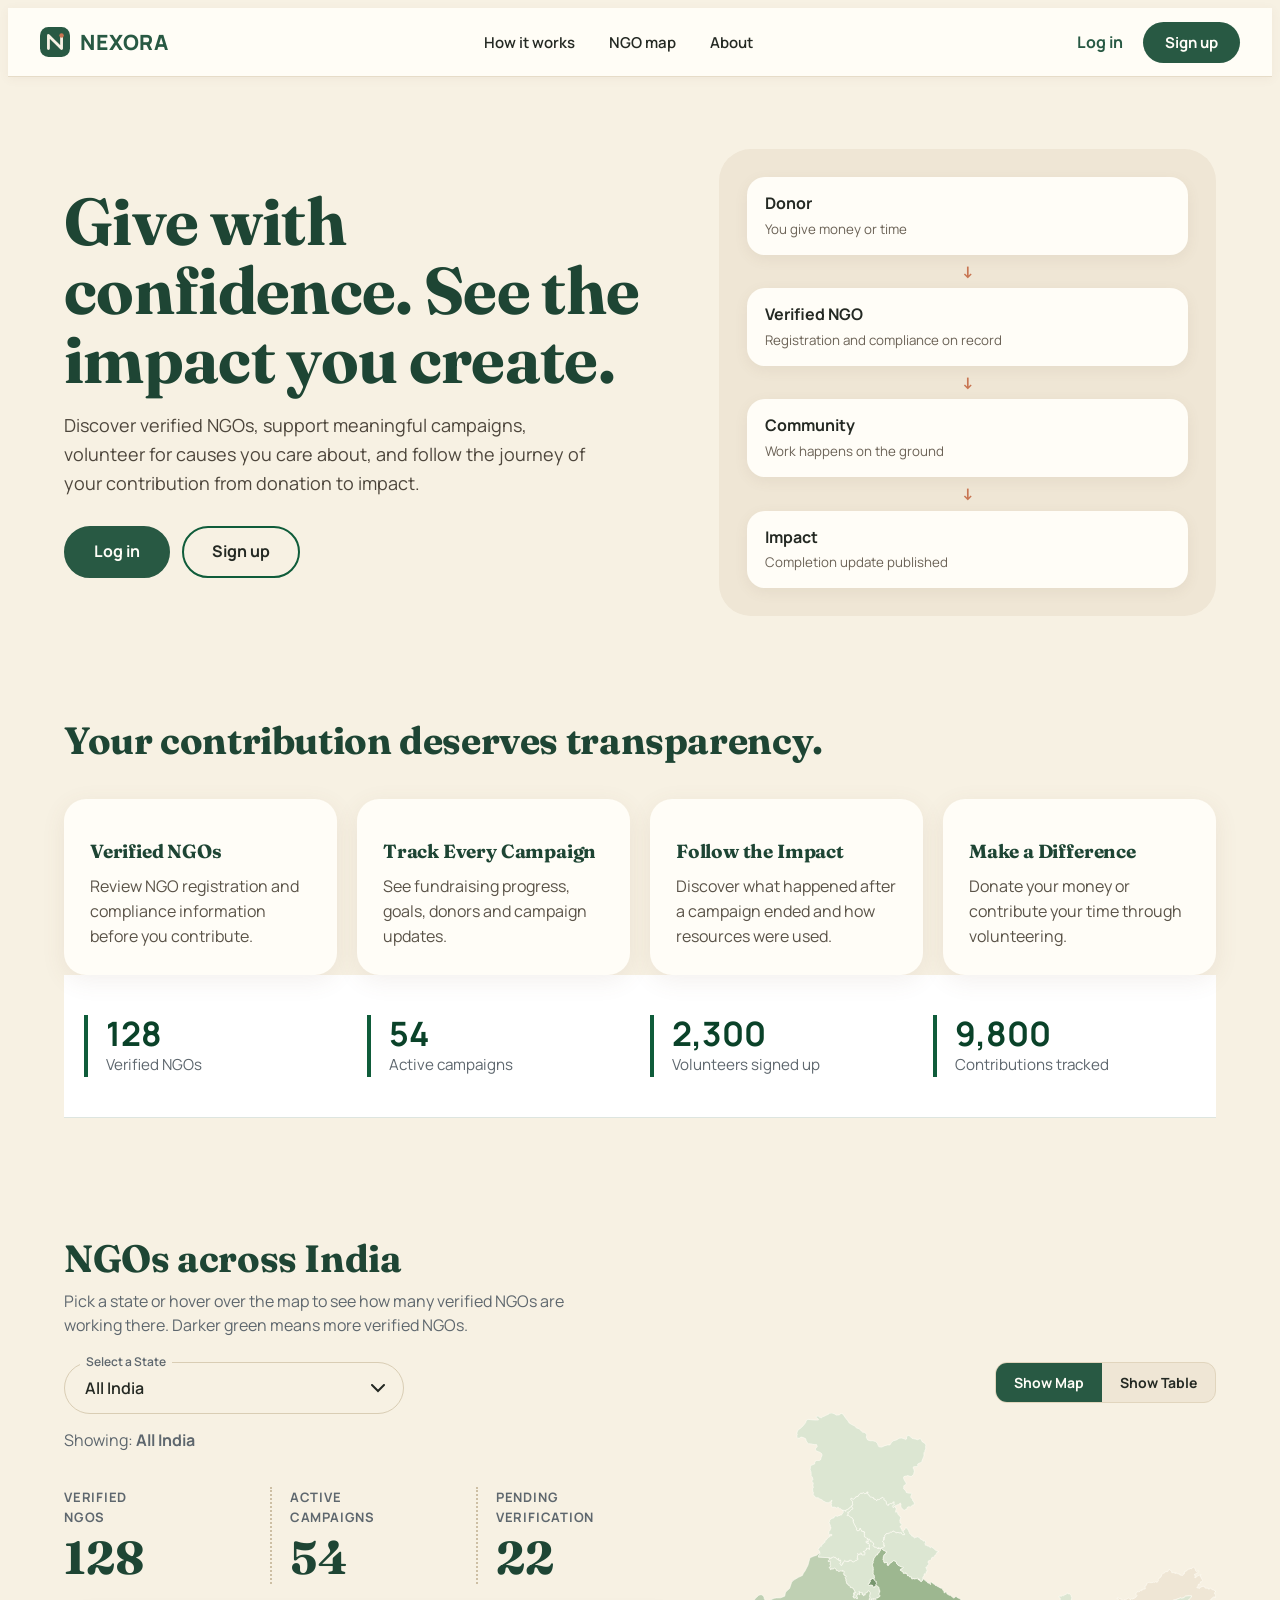
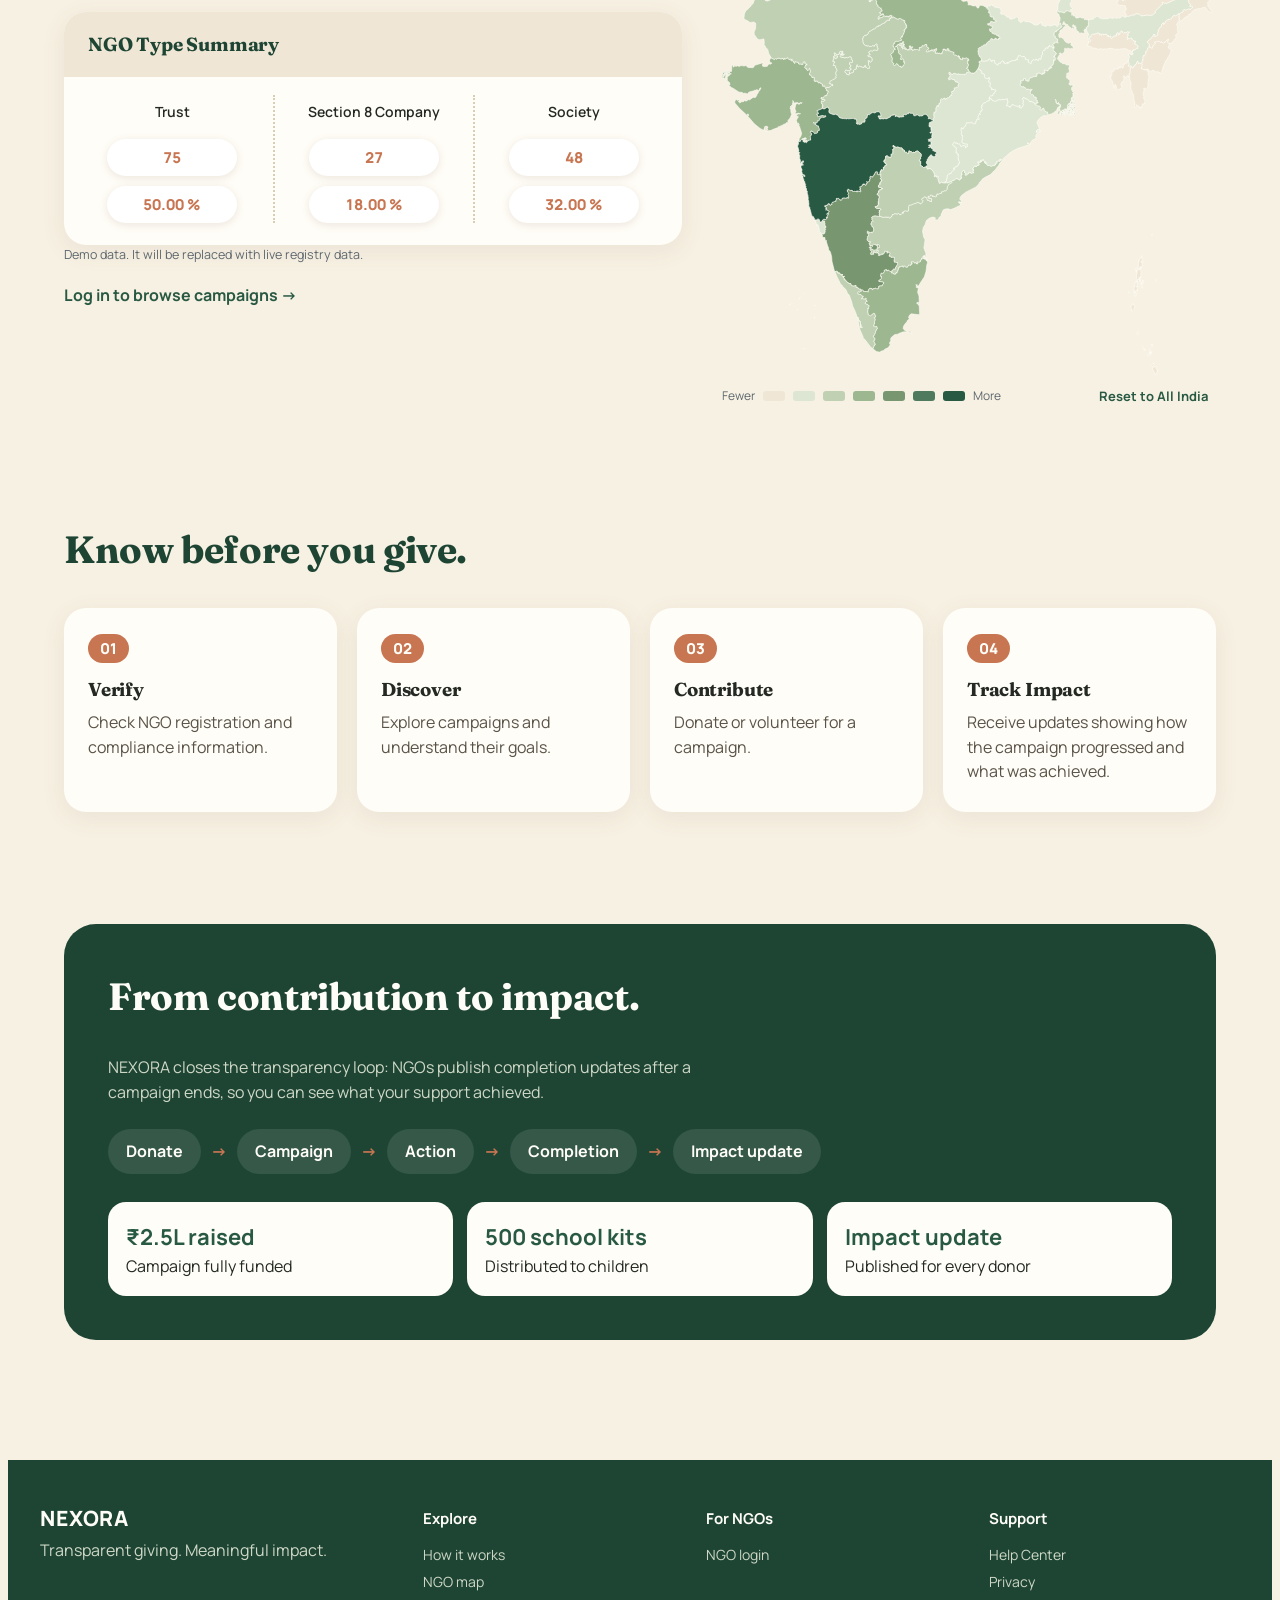
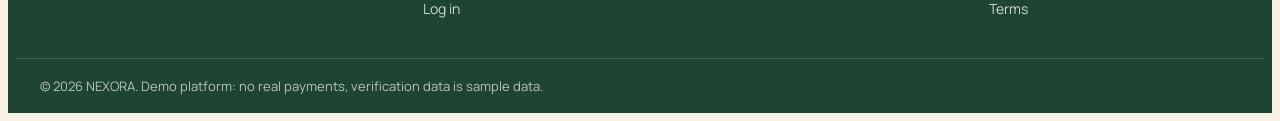
<file: frontend/index.html>
<!DOCTYPE html>
<html lang="en">
<head>
  <meta charset="UTF-8">
  <meta name="viewport" content="width=device-width, initial-scale=1">
  <title>NEXORA | Transparent giving. Meaningful impact.</title>
  <!-- Century Gothic is used if installed; Questrial is the closest free fallback -->
  <link rel="preconnect" href="https://fonts.googleapis.com">
  <link rel="preconnect" href="https://fonts.gstatic.com" crossorigin>
  <link href="https://fonts.googleapis.com/css2?family=Manrope:wght@400;600;700;800&family=Fraunces:opsz,wght@9..144,600;9..144,700&display=swap" rel="stylesheet">
  <link rel="stylesheet" href="style.css">
  <link rel="stylesheet" href="theme.css">
  <link rel="stylesheet" href="indiamap.css">
</head>
<body>
<div class="ngo-app">

  <main>
    <section class="nx-hero" id="ngo-home"><div class="nx-wrap nx-hero-grid">
      <div>
        <h1>Give with confidence. See the impact you create.</h1>
        <p class="lead">Discover verified NGOs, support meaningful campaigns, volunteer for causes you care about, and follow the journey of your contribution from donation to impact.</p>
        <div class="nx-cta"><a class="ngo-btn ngo-btn-primary ngo-btn-lg" href="login.html">Log in</a><a class="ngo-btn ngo-btn-outline ngo-btn-lg" href="register.html">Sign up</a></div>
      </div>
      <div class="nx-flow" aria-label="Donor to impact">
        <div class="nx-flow-row"><div><b>Donor</b><small>You give money or time</small></div></div><div class="nx-flow-arrow">↓</div>
        <div class="nx-flow-row"><div><b>Verified NGO</b><small>Registration and compliance on record</small></div></div><div class="nx-flow-arrow">↓</div>
        <div class="nx-flow-row"><div><b>Community</b><small>Work happens on the ground</small></div></div><div class="nx-flow-arrow">↓</div>
        <div class="nx-flow-row"><div><b>Impact</b><small>Completion update published</small></div></div>
      </div></div></section>

    <section class="nx-sec"><div class="nx-wrap">
      <h2>Your contribution deserves transparency.</h2>
      <div class="nx-grid4">
        <article class="nx-card"><h3>Verified NGOs</h3><p>Review NGO registration and compliance information before you contribute.</p></article>
        <article class="nx-card"><h3>Track Every Campaign</h3><p>See fundraising progress, goals, donors and campaign updates.</p></article>
        <article class="nx-card"><h3>Follow the Impact</h3><p>Discover what happened after a campaign ended and how resources were used.</p></article>
        <article class="nx-card"><h3>Make a Difference</h3><p>Donate your money or contribute your time through volunteering.</p></article>
      </div>
      <section class="ngo-stats" aria-label="Platform numbers (demo data)"><div class="ngo-container ngo-stats-grid" id="ngo-stats-grid"></div></section>
    </div></section>

    <!-- ============ INDIA NGO MAP ============ -->
    <section class="nx-sec" id="ngo-map"><div class="nx-wrap">
      <div class="nxmap-head">
        <div>
          <h2>NGOs across India</h2>
          <p class="nxmap-sub">Pick a state or hover over the map to see how many verified NGOs are working there. Darker green means more verified NGOs.</p>
        </div>
      </div>
      <div class="nxmap">
        <div class="nxmap-left">
          <div class="nxmap-select-wrap">
            <label for="nxmap-select">Select a State</label>
            <select id="nxmap-select"></select>
          </div>
          <p class="nxmap-sub" style="margin-top:14px">Showing: <strong id="nxmap-region">All India</strong></p>
          <div class="nxmap-stats" aria-live="polite">
            <div class="nxmap-stat"><span class="nxmap-stat-l">Verified<br>NGOs</span><span class="nxmap-stat-v" id="nxmap-verified">0</span></div>
            <div class="nxmap-stat"><span class="nxmap-stat-l">Active<br>campaigns</span><span class="nxmap-stat-v" id="nxmap-campaigns">0</span></div>
            <div class="nxmap-stat"><span class="nxmap-stat-l">Pending<br>verification</span><span class="nxmap-stat-v" id="nxmap-pending">0</span></div>
          </div>
          <div class="nxmap-summary">
            <h3>NGO Type Summary</h3>
            <div class="nxmap-types" id="nxmap-types"></div>
          </div>
          <p class="nxmap-note">Demo data. It will be replaced with live registry data.</p>
          <a class="nxmap-link" href="login.html">Log in to browse campaigns →</a>
        </div>

        <div class="nxmap-right">
          <div class="nxmap-toggle"><div class="nxmap-toggle-in" role="group" aria-label="Map or table view">
            <button type="button" id="nxmap-show-map" aria-pressed="true">Show Map</button>
            <button type="button" id="nxmap-show-table" aria-pressed="false">Show Table</button>
          </div></div>
          <div class="nxmap-stage" id="nxmap-stage">
            <svg class="nxmap-svg" id="nxmap-svg" role="group" aria-label="Map of India showing verified NGOs by state"></svg>
            <div class="nxmap-tip" id="nxmap-tip" hidden></div>
            <div class="nxmap-legend" aria-hidden="true">
              <span>Fewer</span>
              <span class="sw" style="background:#EFE6D5"></span><span class="sw" style="background:#DCE6D2"></span><span class="sw" style="background:#BFD0B3"></span><span class="sw" style="background:#9DB790"></span><span class="sw" style="background:#78966F"></span><span class="sw" style="background:#4F7A5E"></span><span class="sw" style="background:#285943"></span>
              <span>More</span>
              <button type="button" class="nxmap-reset" id="nxmap-reset">Reset to All India</button>
            </div>
          </div>
          <div class="nxmap-tablewrap" id="nxmap-tablewrap" hidden>
            <table class="nxmap-table">
              <thead><tr><th scope="col">State / UT</th><th scope="col">Verified</th><th scope="col">Pending</th><th scope="col">Campaigns</th></tr></thead>
              <tbody id="nxmap-tbody"></tbody>
            </table>
          </div>
        </div>
      </div>
    </div></section>

    <section class="nx-sec" id="ngo-how"><div class="nx-wrap">
      <h2>Know before you give.</h2>
      <ol class="nx-steps" style="list-style:none;padding:0">
        <li class="nx-step"><i>01</i><h3>Verify</h3><p>Check NGO registration and compliance information.</p></li>
        <li class="nx-step"><i>02</i><h3>Discover</h3><p>Explore campaigns and understand their goals.</p></li>
        <li class="nx-step"><i>03</i><h3>Contribute</h3><p>Donate or volunteer for a campaign.</p></li>
        <li class="nx-step"><i>04</i><h3>Track Impact</h3><p>Receive updates showing how the campaign progressed and what was achieved.</p></li>
      </ol></div></section>

    <section class="nx-sec" id="ngo-about"><div class="nx-wrap"><div class="nx-loop">
      <h2>From contribution to impact.</h2>
      <p>NEXORA closes the transparency loop: NGOs publish completion updates after a campaign ends, so you can see what your support achieved.</p>
      <div class="nx-loop-row"><span>Donate</span><em>→</em><span>Campaign</span><em>→</em><span>Action</span><em>→</em><span>Completion</span><em>→</em><span>Impact update</span></div>
      <div class="nx-loop-ex"><div><b>₹2.5L raised</b><br>Campaign fully funded</div><div><b>500 school kits</b><br>Distributed to children</div><div><b>Impact update</b><br>Published for every donor</div></div>
    </div></div></section>
  </main>

  <footer class="ngo-footer" hidden>
    <div class="ngo-container ngo-footer-inner">
      <strong>NEXORA</strong>
      <span>Give with confidence. See your impact.</span>
    </div>
  </footer>
</div>

<script src="shell.js"></script>
<script src="script.js"></script>
<script src="indiamap-shapes.js"></script>
<script src="indiamap.js"></script>
</body>
</html>
</file>
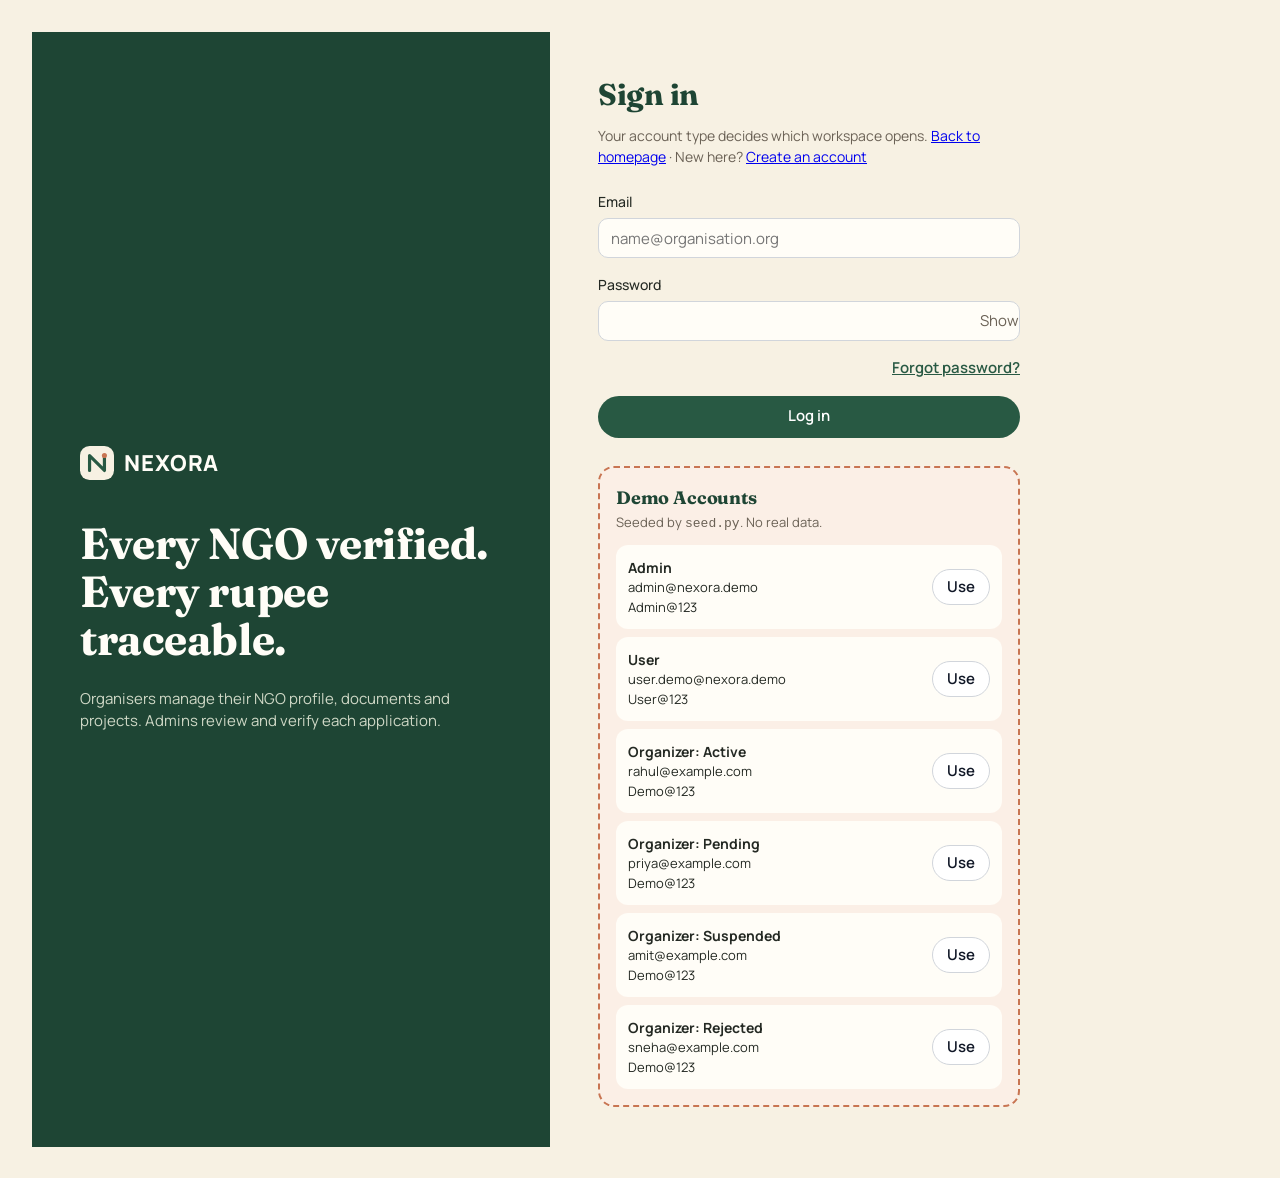
<file: frontend/admin-dashboard.html>
<!DOCTYPE html>
<html lang="en" style="visibility:hidden"><head><meta charset="UTF-8"><meta name="viewport" content="width=device-width, initial-scale=1">
<title>Admin | NEXORA</title>
<link rel="preconnect" href="https://fonts.googleapis.com"><link href="https://fonts.googleapis.com/css2?family=Fraunces:wght@600;700&family=Manrope:wght@400;600;800&display=swap" rel="stylesheet">
<link rel="stylesheet" href="portal.css"></head>
<body data-role="admin"><div id="app"></div><div id="toast" class="hidden"></div><script src="api.js"></script><script src="portal.js"></script></body></html>
</file>
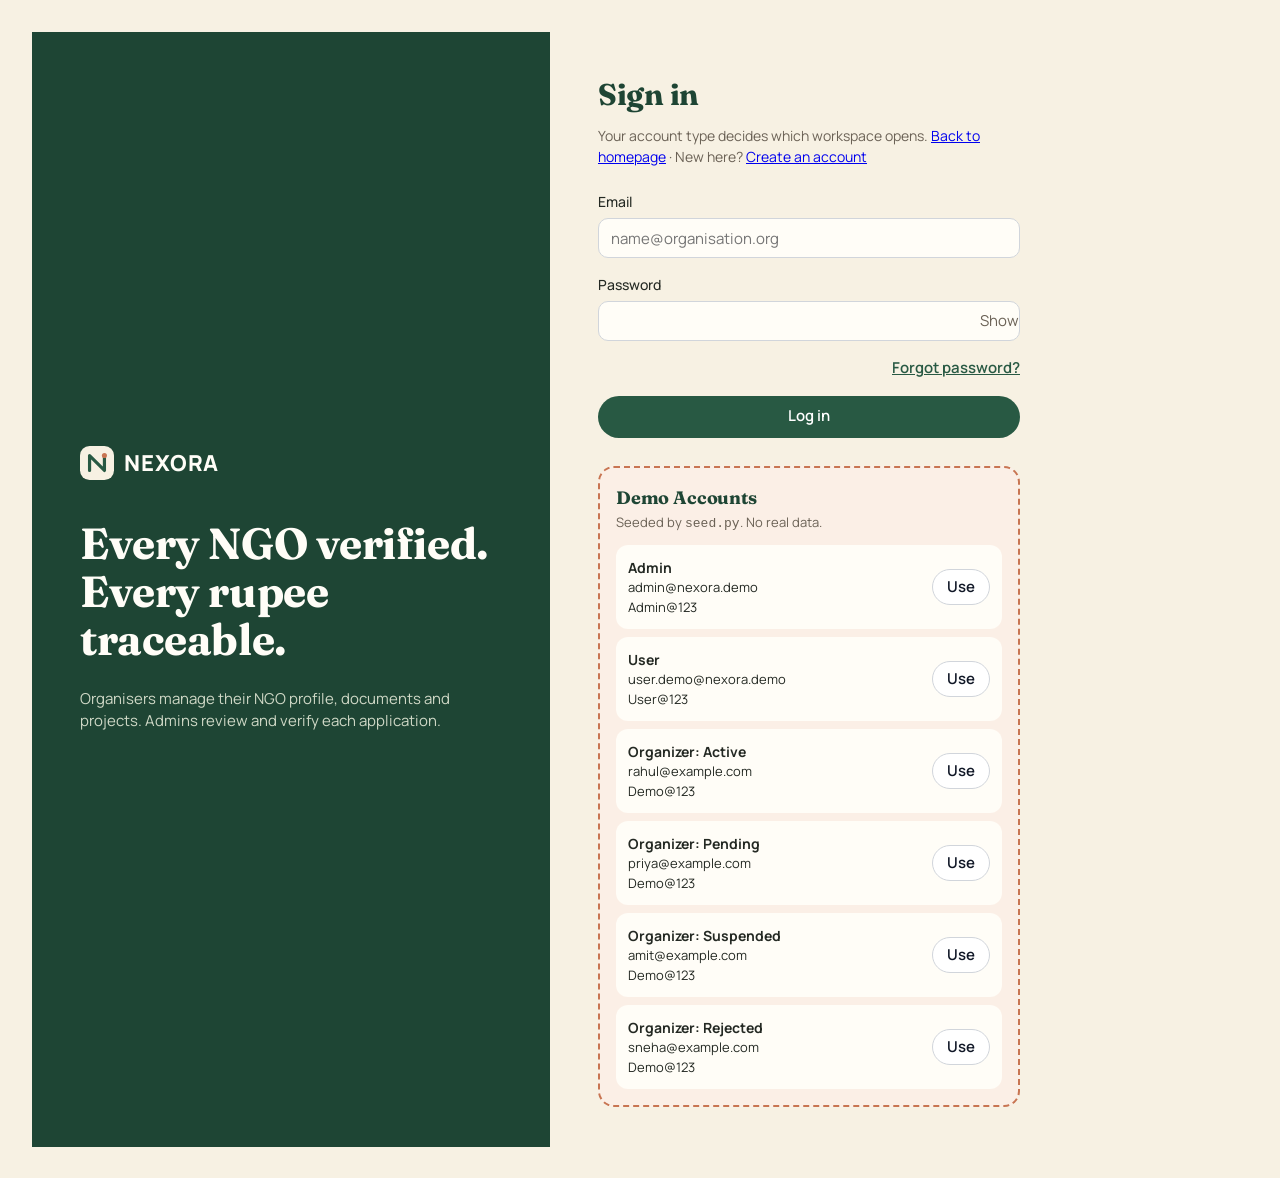
<file: frontend/campaign.html>
<!DOCTYPE html>
<html lang="en">
<head>
<meta charset="UTF-8">
<meta name="viewport" content="width=device-width, initial-scale=1">
<title>NEXORA — NGO Profile & Campaign</title>
<link rel="preconnect" href="https://fonts.googleapis.com">
<link rel="stylesheet" href="https://fonts.googleapis.com/css2?family=Plus+Jakarta+Sans:wght@400;500;600;700;800&display=swap">
<link rel="stylesheet" href="campaign.css"><link rel="stylesheet" href="theme.css"><link rel="stylesheet" href="https://fonts.googleapis.com/css2?family=Manrope:wght@400;600;700;800&family=Fraunces:opsz,wght@9..144,600;9..144,700&display=swap">
<link rel="stylesheet" href="app.css">
</head>
<body class="campaign-body">
<div class="campaign-page" id="campaign-root">

  <header class="campaign-topbar">
    <div class="campaign-brand">
      <span class="campaign-brand-mark">N</span>
      <span class="campaign-brand-text">
        <strong>NEXORA</strong>
        <small>Give with confidence. See your impact.</small>
      </span>
    </div>
    <a href="feed.html" class="campaign-home-btn" aria-label="Back to home">&#8592; Impact Feed</a>
  </header>

  <main class="campaign-main">

    <!-- ============ VIEW: NGO PROFILE ============ -->
    <section class="campaign-view campaign-view-active" id="campaign-view-profile" data-campaign-panel="profile">
      <div class="campaign-profile-head campaign-card">
        <div class="campaign-logo" aria-hidden="true">VS</div>
        <div class="campaign-profile-id">
          <div class="campaign-profile-title">
            <h1 class="campaign-h1">Vidya Sahara Foundation</h1>
            <span class="campaign-badge"><span class="campaign-badge-tick">✓</span> Verified</span>
          </div>
          <p class="campaign-meta-row">
            <span class="campaign-chip">Pune, Maharashtra</span>
            <span class="campaign-chip">Cause: Child education</span>
          </p>
        </div>
        <div class="campaign-profile-actions">
          <button class="campaign-btn campaign-btn-ghost" type="button" id="campaign-follow-btn">Follow</button>
          <button class="campaign-btn campaign-btn-primary" type="button" data-campaign-open-donation>Donate</button>
        </div>
      </div>

      <div class="campaign-stats-grid">
        <div class="campaign-stat"><span class="campaign-stat-num" data-campaign-count="48">0</span><span class="campaign-stat-label">Campaigns completed</span></div>
        <div class="campaign-stat"><span class="campaign-stat-num" data-campaign-count="12400">0</span><span class="campaign-stat-label">Beneficiaries reached</span></div>
        <div class="campaign-stat"><span class="campaign-stat-num" data-campaign-count="326">0</span><span class="campaign-stat-label">Volunteers</span></div>
        <div class="campaign-stat"><span class="campaign-stat-num" data-campaign-count="8450000" data-campaign-currency="1">0</span><span class="campaign-stat-label">Total funds raised</span></div>
      </div>

      <div class="campaign-two-col">
        <div class="campaign-col-main">
          <article class="campaign-card">
            <h2 class="campaign-h2">Transparency &amp; Verification</h2>
            <p class="campaign-demo-note">Demo verification data</p>
            <ul class="campaign-check-list">
              <li><span class="campaign-check">✓</span><span><strong>NGO Darpan ID</strong><em>MH/2014/0098123</em></span></li>
              <li><span class="campaign-check">✓</span><span><strong>12A Status</strong><em>Active</em></span></li>
              <li><span class="campaign-check">✓</span><span><strong>80G Status</strong><em>Active</em></span></li>
              <li><span class="campaign-check">✓</span><span><strong>Identity reviewed</strong><em>Office-bearers checked</em></span></li>
              <li><span class="campaign-check">✓</span><span><strong>Documents submitted</strong><em>Registration &amp; annual reports</em></span></li>
            </ul>
          </article>

          <article class="campaign-card">
            <h2 class="campaign-h2">About</h2>
            <h3 class="campaign-h3">Mission</h3>
            <p class="campaign-text">Make sure no child in an underserved community drops out of school because of cost, distance or lack of materials.</p>
            <h3 class="campaign-h3">What we do</h3>
            <p class="campaign-text">We supply school kits, run after-school learning centres, fund transport for children in remote hamlets and train local youth as volunteer tutors.</p>
            <h3 class="campaign-h3">Areas served</h3>
            <p class="campaign-meta-row">
              <span class="campaign-chip">Pune</span><span class="campaign-chip">Raigad</span><span class="campaign-chip">Satara</span><span class="campaign-chip">Nashik</span>
            </p>
          </article>

          <article class="campaign-card">
            <h2 class="campaign-h2">Impact</h2>
            <div class="campaign-impact-grid">
              <div class="campaign-impact-card"><span class="campaign-impact-num">9,200</span><span>School kits delivered</span></div>
              <div class="campaign-impact-card"><span class="campaign-impact-num">64</span><span>Learning centres run</span></div>
              <div class="campaign-impact-card"><span class="campaign-impact-num">87%</span><span>Of funds spent on programmes</span></div>
              <div class="campaign-impact-card"><span class="campaign-impact-num">3,100</span><span>Children now attending regularly</span></div>
            </div>
          </article>
        </div>

        <aside class="campaign-col-side">
          <article class="campaign-card">
            <h2 class="campaign-h2">Latest activity</h2>
            <ol class="campaign-activity">
              <li><time>12 Sep 2026</time><strong>Learning centre opened in Mulshi</strong><p>40 children enrolled in the first week.</p></li>
              <li><time>28 Aug 2026</time><strong>Campaign completed: Monsoon transport</strong><p>Bus passes funded for 210 students.</p></li>
              <li><time>03 Aug 2026</time><strong>Impact report published</strong><p>Annual figures shared with all contributors.</p></li>
              <li><time>15 Jul 2026</time><strong>Volunteer tutor training</strong><p>38 new tutors completed the programme.</p></li>
            </ol>
          </article>
          <article class="campaign-card campaign-card-soft">
            <h2 class="campaign-h2">Active campaign</h2>
            <p class="campaign-text">500 School Kits for Children</p>
            <div class="campaign-progress"><div class="campaign-progress-bar" data-campaign-width="72"></div></div>
            <button class="campaign-btn campaign-btn-primary campaign-btn-block" type="button" data-campaign-view="campaign">View campaign</button>
          </article>
        </aside>
      </div>
    </section>

    <!-- ============ VIEW: CAMPAIGN ============ -->
    <section class="campaign-view" id="campaign-view-campaign" data-campaign-panel="campaign">
      <button class="campaign-back" type="button" data-campaign-view="profile">← Back to NGO profile</button>

      <div class="campaign-two-col">
        <div class="campaign-col-main">
          <div class="campaign-hero-img" role="img" aria-label="Illustration of school kits with books and pencils">
            <svg viewBox="0 0 600 280" xmlns="http://www.w3.org/2000/svg" class="campaign-hero-svg" aria-hidden="true">
              <rect width="600" height="280" fill="#e6f2ea"/>
              <circle cx="500" cy="60" r="38" fill="#c8e4d3"/>
              <rect x="70" y="120" width="130" height="120" rx="16" fill="#0f5a3a"/>
              <rect x="90" y="100" width="90" height="40" rx="12" fill="#17784d"/>
              <rect x="95" y="165" width="80" height="12" rx="6" fill="#c8e4d3"/>
              <rect x="230" y="150" width="120" height="90" rx="10" fill="#fff" stroke="#0f5a3a" stroke-width="4"/>
              <rect x="246" y="170" width="88" height="8" rx="4" fill="#9ccbb0"/>
              <rect x="246" y="190" width="64" height="8" rx="4" fill="#9ccbb0"/>
              <rect x="390" y="110" width="14" height="130" rx="7" fill="#0f5a3a" transform="rotate(12 397 175)"/>
              <rect x="430" y="120" width="14" height="120" rx="7" fill="#17784d" transform="rotate(-6 437 180)"/>
              <rect x="465" y="140" width="14" height="100" rx="7" fill="#9ccbb0" transform="rotate(10 472 190)"/>
              <rect x="0" y="240" width="600" height="40" fill="#0f5a3a" opacity=".12"/>
            </svg>
          </div>

          <div class="campaign-card">
            <p class="campaign-meta-row">
              <span class="campaign-chip">Vidya Sahara Foundation</span>
              <span class="campaign-badge"><span class="campaign-badge-tick">✓</span> Verified</span>
              <span class="campaign-chip">Raigad, Maharashtra</span>
              <span class="campaign-chip">Child education</span>
            </p>
            <h1 class="campaign-h1">500 School Kits for Children</h1>
            <p class="campaign-text">Each kit holds a school bag, notebooks, stationery, a geometry set and a water bottle. Kits go to children in tribal hamlets who currently walk to school without basic supplies. Your contribution helps one child start the new term ready to learn.</p>
          </div>

          <div class="campaign-card">
            <h2 class="campaign-h2">Where the money goes</h2>
            <ul class="campaign-alloc" id="campaign-alloc-list"></ul>
          </div>

          <div class="campaign-card campaign-card-soft campaign-promise">
            
            <div>
              <h2 class="campaign-h2">Transparency promise</h2>
              <p class="campaign-text">After the campaign, the NGO can publish a completion and impact report visible to contributors.</p>
            </div>
          </div>
        </div>

        <aside class="campaign-col-side">
          <div class="campaign-card campaign-sticky">
            <p class="campaign-raised"><strong id="campaign-raised-text">₹0</strong><span> raised of <span id="campaign-target-text">₹0</span></span></p>
            <div class="campaign-progress campaign-progress-lg"><div class="campaign-progress-bar" id="campaign-main-bar"></div></div>
            <p class="campaign-progress-pct"><strong id="campaign-pct-text">0%</strong> funded</p>
            <div class="campaign-facts">
              <div><strong id="campaign-contrib-text">0</strong><span>contributors</span></div>
              <div><strong id="campaign-days-text">0</strong><span>days left</span></div>
            </div>
            <button class="campaign-btn campaign-btn-primary campaign-btn-block campaign-btn-lg" type="button" data-campaign-open-donation>DONATE NOW</button>
            <button class="campaign-btn campaign-btn-ghost campaign-btn-block" type="button" data-campaign-open-volunteer>Volunteer for this campaign</button>
            <p class="campaign-fine">Demo platform. Payments are simulated.</p>
          </div>
        </aside>
      </div>
    </section>

    <!-- ============ VIEW: IMPACT ============ -->
    <section class="campaign-view" id="campaign-view-impact" data-campaign-panel="impact">
      <button class="campaign-back" type="button" data-campaign-view="campaign">← Back to campaign</button>

      <div class="campaign-card campaign-empty" id="campaign-impact-empty">
        <h2 class="campaign-h2">No donation yet</h2>
        <p class="campaign-text">Make a donation to see your receipt and contribution journey here.</p>
        <button class="campaign-btn campaign-btn-primary" type="button" data-campaign-open-donation>Donate now</button>
      </div>

      <div class="campaign-two-col campaign-hidden" id="campaign-impact-content">
        <div class="campaign-col-main">
          <article class="campaign-card">
            <h2 class="campaign-h2">Your contribution journey</h2>
            <ol class="campaign-timeline">
              <li class="campaign-tl-done"><span class="campaign-tl-dot">✓</span><div><strong>Donation recorded</strong><p>Your contribution is logged.</p></div></li>
              <li class="campaign-tl-done"><span class="campaign-tl-dot">✓</span><div><strong>Campaign in progress</strong><p>The NGO is collecting funds and preparing kits.</p></div></li>
              <li class="campaign-tl-todo"><span class="campaign-tl-dot">○</span><div><strong>Campaign completed</strong><p>Pending.</p></div></li>
              <li class="campaign-tl-todo"><span class="campaign-tl-dot">○</span><div><strong>Impact report published</strong><p>Pending.</p></div></li>
            </ol>
            <p class="campaign-note">You'll be notified when the NGO publishes its completion report.</p>
          </article>
        </div>
        <aside class="campaign-col-side">
          <div id="campaign-receipt-slot"></div>
        </aside>
      </div>
    </section>
  </main>

  <footer class="campaign-footer">NEXORA · Demo build. No real money is transferred and nothing here is a tax certificate.</footer>

  <!-- ============ DONATION MODAL ============ -->
  <div class="campaign-overlay" id="campaign-donation-overlay" aria-hidden="true">
    <div class="campaign-donation-modal" role="dialog" aria-modal="true" aria-labelledby="campaign-donation-title">
      <button class="campaign-close" type="button" data-campaign-close="donation" aria-label="Close">×</button>

      <div id="campaign-donation-flow">
        <h2 class="campaign-h2" id="campaign-donation-title">Donate to 500 School Kits</h2>
        <ol class="campaign-steps" id="campaign-steps">
          <li class="campaign-step campaign-step-active">Amount</li>
          <li class="campaign-step">Details</li>
          <li class="campaign-step">Payment</li>
        </ol>

        <div class="campaign-step-panel campaign-step-panel-active" data-campaign-step="1">
          <div class="campaign-amount-grid" id="campaign-amount-grid">
            <button type="button" class="campaign-amount-btn" data-campaign-amount="100">₹100</button>
            <button type="button" class="campaign-amount-btn campaign-amount-selected" data-campaign-amount="250">₹250</button>
            <button type="button" class="campaign-amount-btn" data-campaign-amount="500">₹500</button>
            <button type="button" class="campaign-amount-btn" data-campaign-amount="1000">₹1000</button>
            <button type="button" class="campaign-amount-btn" data-campaign-amount="custom">Custom</button>
          </div>
          <label class="campaign-field campaign-hidden" id="campaign-custom-wrap">
            <span>Custom amount (₹)</span>
            <input class="campaign-input" type="number" min="10" step="1" id="campaign-custom-amount" placeholder="Enter amount">
          </label>
        </div>

        <div class="campaign-step-panel" data-campaign-step="2">
          <label class="campaign-field"><span>Full name</span><input class="campaign-input" type="text" id="campaign-donor-name" autocomplete="name"></label>
          <label class="campaign-field"><span>Email</span><input class="campaign-input" type="email" id="campaign-donor-email" autocomplete="email"></label>
          <label class="campaign-field"><span>Phone</span><input class="campaign-input" type="tel" id="campaign-donor-phone" autocomplete="tel"></label>
        </div>

        <div class="campaign-step-panel" data-campaign-step="3">
          <p class="campaign-text">Simulated payment options.</p>
          <div class="campaign-pay-list" id="campaign-pay-list">
            <label class="campaign-pay"><input type="radio" name="campaign-pay-method" value="UPI" checked><span>UPI</span></label>
            <label class="campaign-pay"><input type="radio" name="campaign-pay-method" value="Card"><span>Card</span></label>
            <label class="campaign-pay"><input type="radio" name="campaign-pay-method" value="Net Banking"><span>Net Banking</span></label>
          </div>
          <p class="campaign-summary" id="campaign-pay-summary"></p>
        </div>

        <p class="campaign-error" id="campaign-donation-error" role="alert"></p>

        <div class="campaign-modal-actions">
          <button class="campaign-btn campaign-btn-ghost" type="button" id="campaign-step-back">Back</button>
          <button class="campaign-btn campaign-btn-primary" type="button" id="campaign-step-next">Continue</button>
          <button class="campaign-btn campaign-btn-primary campaign-hidden" type="button" id="campaign-proceed-btn">Proceed to Donate</button>
        </div>
      </div>

      <div class="campaign-loading campaign-hidden" id="campaign-donation-loading">
        <div class="campaign-spinner"></div>
        <p class="campaign-text">Processing donation…</p>
      </div>

      <div class="campaign-success campaign-hidden" id="campaign-donation-success">
        <div class="campaign-success-icon">✓</div>
        <h2 class="campaign-h2">Donation Successful</h2>
        <p class="campaign-success-line">✓ Contribution recorded</p>
        <dl class="campaign-dl" id="campaign-success-details"></dl>
        <p class="campaign-demo-note">Demo transaction — no real money was transferred.</p>
        <div class="campaign-modal-actions">
          <button class="campaign-btn campaign-btn-ghost" type="button" data-campaign-close="donation">Close</button>
          <button class="campaign-btn campaign-btn-primary" type="button" id="campaign-view-impact-btn">View Impact Tracking</button>
        </div>
      </div>
    </div>
  </div>

  <!-- ============ VOLUNTEER MODAL ============ -->
  <div class="campaign-overlay" id="campaign-volunteer-overlay" aria-hidden="true">
    <div class="campaign-volunteer-modal" role="dialog" aria-modal="true" aria-labelledby="campaign-volunteer-title">
      <button class="campaign-close" type="button" data-campaign-close="volunteer" aria-label="Close">×</button>
      <div id="campaign-volunteer-form-wrap">
        <h2 class="campaign-h2" id="campaign-volunteer-title">Volunteer for this campaign</h2>
        <label class="campaign-field"><span>Name</span><input class="campaign-input" type="text" id="campaign-vol-name"></label>
        <label class="campaign-field"><span>Email</span><input class="campaign-input" type="email" id="campaign-vol-email"></label>
        <label class="campaign-field"><span>Phone</span><input class="campaign-input" type="tel" id="campaign-vol-phone"></label>
        <label class="campaign-field"><span>Available date</span><input class="campaign-input" type="date" id="campaign-vol-date"></label>
        <label class="campaign-field"><span>Skills / interests</span><textarea class="campaign-input" id="campaign-vol-skills" rows="3"></textarea></label>
        <p class="campaign-error" id="campaign-volunteer-error" role="alert"></p>
        <button class="campaign-btn campaign-btn-primary campaign-btn-block" type="button" id="campaign-vol-submit">Register as Volunteer</button>
      </div>
      <div class="campaign-success campaign-hidden" id="campaign-volunteer-success">
        <div class="campaign-success-icon">✓</div>
        <h2 class="campaign-h2">You're registered for this volunteer opportunity.</h2>
        <p class="campaign-text">The NGO coordinator will contact you. Demo data only.</p>
        <button class="campaign-btn campaign-btn-primary" type="button" data-campaign-close="volunteer">Done</button>
      </div>
    </div>
  </div>

  <div class="campaign-toast" id="campaign-toast" role="status" aria-live="polite"></div>
</div>
<script src="campaign.js"></script><script src="shell.js"></script>
</body>
</html>
</file>
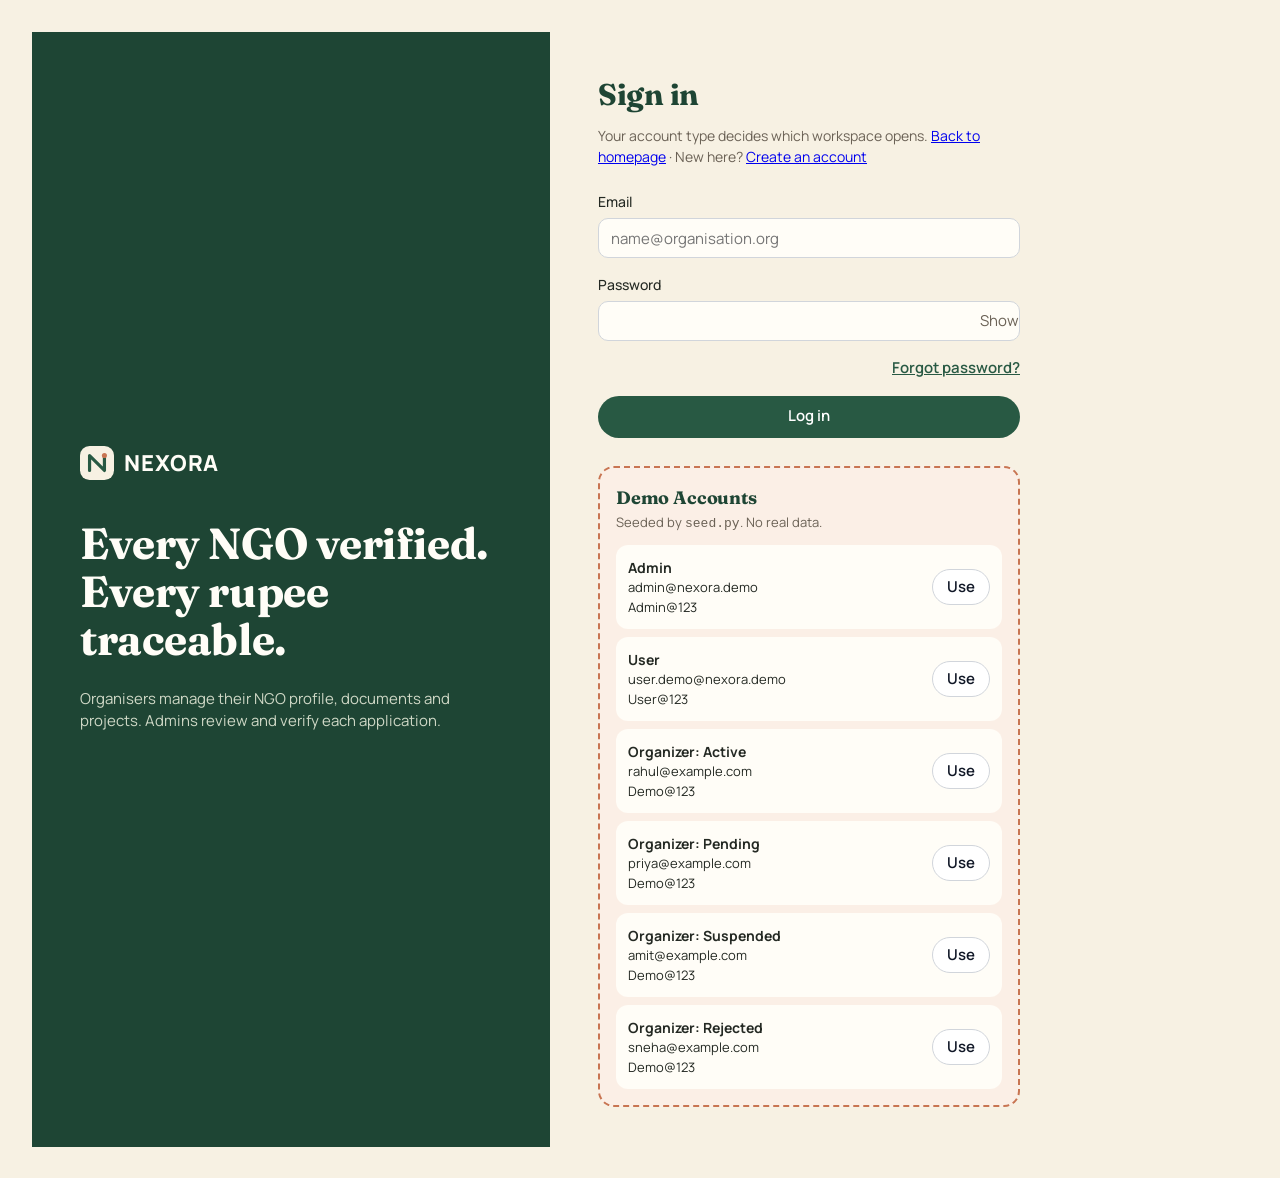
<file: frontend/campaigns.html>
<!DOCTYPE html>
<html lang="en"><head><meta charset="UTF-8"><meta name="viewport" content="width=device-width, initial-scale=1">
<title>Campaigns | NEXORA</title>
<link rel="preconnect" href="https://fonts.googleapis.com"><link href="https://fonts.googleapis.com/css2?family=Manrope:wght@400;600;700;800&family=Fraunces:opsz,wght@9..144,600;9..144,700&display=swap" rel="stylesheet">
<link rel="stylesheet" href="style.css"><link rel="stylesheet" href="theme.css"><link rel="stylesheet" href="app.css">
</head>
<body class="app-page"><div class="ngo-app"><main><div class="nx-wrap" style="padding-top:28px"><h1 style="margin:0">Campaigns</h1><p style="color:#6B6256">Find a campaign to support and open it for full details.</p></div>

    <!-- ============ DISCOVERY FEED ============ -->
    <section class="nx-sec ngo-explore" id="ngo-explore">
      <div class="nx-wrap">
        <h2>Campaigns making an impact</h2>

        <!-- Filter bar -->
        <div class="ngo-filters" id="ngo-filters">
          <input class="ngo-input ngo-filter-search" type="search" id="ngo-search-input" placeholder="Search NGOs, campaigns or causes..." aria-label="Search NGOs">
          <select class="ngo-input" id="ngo-location-filter" aria-label="Location">
            <option value="all">All locations</option>
          </select>
          <select class="ngo-input" id="ngo-cause-filter" aria-label="Cause">
            <option value="all">All causes</option>
          </select>
          <select class="ngo-input" id="ngo-urgency-filter" aria-label="Urgency">
            <option value="all">Any urgency</option>
            <option value="high">Urgent</option>
            <option value="medium">Moderate</option>
            <option value="low">Ongoing</option>
          </select>
          <select class="ngo-input" id="ngo-sort-select" aria-label="Sort">
            <option value="newest">Newest first</option>
            <option value="funded">Most funded</option>
            <option value="urgent">Most urgent</option>
          </select>
          <label class="ngo-toggle" for="ngo-verified-toggle">
            <input type="checkbox" id="ngo-verified-toggle">
            <span class="ngo-toggle-track"></span>
            <span class="ngo-toggle-label">Verified only</span>
          </label>
        </div>

        <p class="ngo-feed-count" id="ngo-feed-count" aria-live="polite"></p>
        <div class="ngo-feed" id="ngo-feed"></div>
        <p class="ngo-empty" id="ngo-empty" hidden>No NGOs match those filters. Clear a filter and try again.</p>
      </div>
    </section>
</main>

  <!-- ============ MODAL: NGO QUICK PROFILE ============ -->
  <div class="ngo-modal" id="ngo-profile-modal" hidden>
    <div class="ngo-modal-backdrop" data-ngo-close></div>
    <div class="ngo-modal-dialog" role="dialog" aria-modal="true" aria-labelledby="ngo-profile-name">
      <button class="ngo-modal-close" data-ngo-close aria-label="Close">&times;</button>
      <div class="ngo-profile-head">
        <div class="ngo-avatar ngo-avatar-lg" id="ngo-profile-avatar"></div>
        <div>
          <h3 class="ngo-profile-name" id="ngo-profile-name"></h3>
          <span class="ngo-verified" id="ngo-profile-badge"></span>
        </div>
      </div>
      <p class="ngo-profile-desc" id="ngo-profile-desc"></p>
      <p class="ngo-profile-location" id="ngo-profile-location"></p>
      <!-- Demo verification statuses: replace with backend data -->
      <ul class="ngo-status-list" id="ngo-profile-statuses"></ul>
      <div class="ngo-profile-numbers">
        <div><strong id="ngo-profile-campaigns"></strong><span>Total campaigns</span></div>
        <div><strong id="ngo-profile-impacted"></strong><span>People impacted</span></div>
      </div>
      <button class="ngo-btn ngo-btn-primary ngo-btn-block" id="ngo-view-full-profile">View Full Profile</button>
    </div>
  </div>

  <!-- ============ MODAL: DONATE PLACEHOLDER ============ -->
  <div class="ngo-modal" id="ngo-donate-modal" hidden>
    <div class="ngo-modal-backdrop" data-ngo-close></div>
    <div class="ngo-modal-dialog ngo-modal-small" role="dialog" aria-modal="true" aria-labelledby="ngo-donate-title">
      <button class="ngo-modal-close" data-ngo-close aria-label="Close">&times;</button>
      <h3 id="ngo-donate-title">Donate</h3>
      <p>Donation module connected separately.</p>
      <button class="ngo-btn ngo-btn-primary" data-ngo-close>Got it</button>
    </div>
  </div>

  <!-- ============ MODAL: VOLUNTEER PLACEHOLDER ============ -->
  <div class="ngo-modal" id="ngo-volunteer-modal" hidden>
    <div class="ngo-modal-backdrop" data-ngo-close></div>
    <div class="ngo-modal-dialog ngo-modal-small" role="dialog" aria-modal="true" aria-labelledby="ngo-volunteer-title">
      <button class="ngo-modal-close" data-ngo-close aria-label="Close">&times;</button>
      <h3 id="ngo-volunteer-title">Volunteer</h3>
      <p>Volunteer module connected separately.</p>
      <button class="ngo-btn ngo-btn-primary" data-ngo-close>Got it</button>
    </div>
  </div>

  <div class="ngo-toast" id="ngo-toast" role="status" aria-live="polite" hidden></div>
</div>
<script src="shell.js"></script><script src="script.js"></script></body></html>
</file>
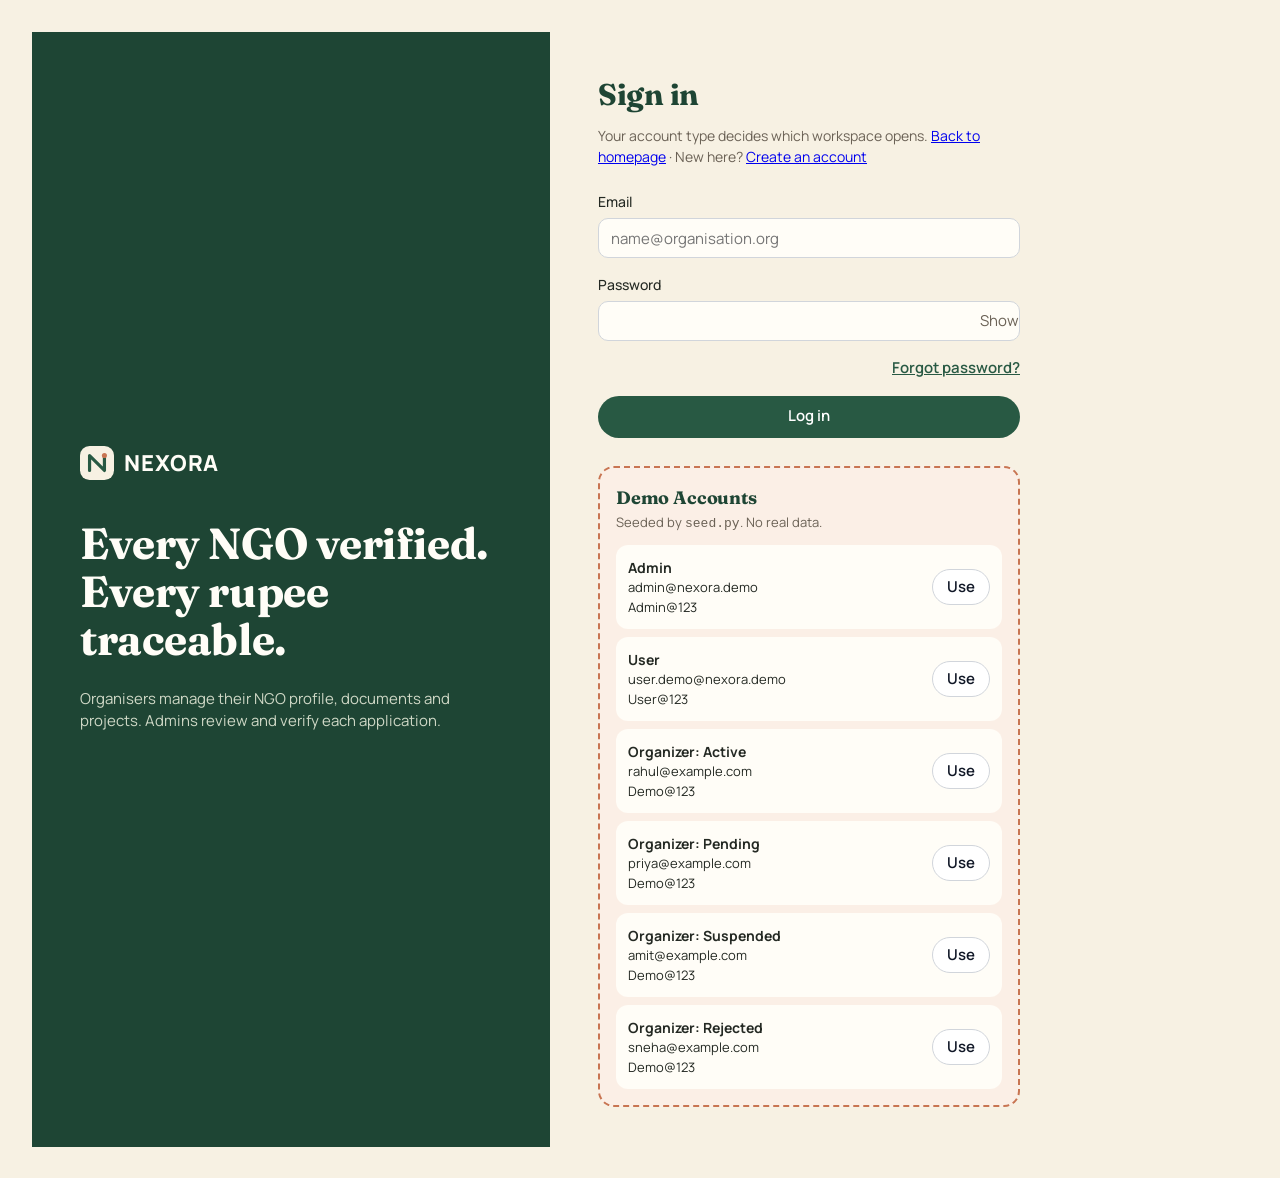
<file: frontend/feed.html>
<!DOCTYPE html>
<html lang="en">
<head>
<meta charset="UTF-8">
<meta name="viewport" content="width=device-width, initial-scale=1">
<title>Impact Feed | NEXORA</title>
<link rel="preconnect" href="https://fonts.googleapis.com">
<link rel="preconnect" href="https://fonts.gstatic.com" crossorigin>
<link href="https://fonts.googleapis.com/css2?family=Manrope:wght@400;600;700;800&family=Fraunces:opsz,wght@9..144,600;9..144,700&display=swap" rel="stylesheet">
<link rel="stylesheet" href="theme.css">
<link rel="stylesheet" href="feed.css">
<link rel="stylesheet" href="app.css">
</head>
<body class="fd-body">
<div class="nx-wrap fd-layout">

  <!-- LEFT: feed menu (no Home item by design) -->
  <aside class="fd-left" aria-label="Feed menu"><nav class="fd-menu" id="fd-menu">
    <h4>Feed</h4>
    <button data-view="foryou">For You</button>
    <button data-view="following">Following</button>
    <button data-view="saved">Saved</button>
    <h4>Content</h4>
    <button data-type="impact">Impact Updates</button>
    <button data-type="fundraiser">Fundraisers</button>
    <button data-type="volunteer">Volunteer</button>
    <button data-type="event">Events</button>
    <button data-type="completed">Completed</button>
    <h4>Causes</h4>
    <button data-cause="Education">Education</button>
    <button data-cause="Healthcare">Healthcare</button>
    <button data-cause="Environment">Environment</button>
    <button data-cause="Animal Welfare">Animal Welfare</button>
    <button data-cause="Food & Hunger">Food &amp; Hunger</button>
    <button data-cause="Women & Children">Women &amp; Children</button>
    <button data-cause="Water">Water</button>
  </nav></aside>

  <!-- CENTER -->
  <main class="fd-main" id="fd-main">
    <header class="fd-head">
      <h1>Impact Feed</h1>
      <p>Discover the people, projects and progress behind meaningful change.</p>
      <p class="fd-tagline">See the work. Feel the impact. Be part of it.</p>
      <div class="fd-search"><svg width="18" height="18" viewBox="0 0 24 24" fill="none" stroke="currentColor" stroke-width="2" stroke-linecap="round" aria-hidden="true"><circle cx="11" cy="11" r="7"/><path d="M20 20l-4-4"/></svg>
        <input id="fd-search" type="search" placeholder="Search NGOs, campaigns, causes or impact stories..." aria-label="Search the feed"></div>
      <div class="fd-tabs" id="fd-tabs" role="tablist">
        <button role="tab" data-view="foryou">For You</button><button role="tab" data-view="following">Following</button><button role="tab" data-view="latest">Latest</button><button role="tab" data-view="saved" class="fd-tab-saved">Saved</button>
      </div>
      <div class="fd-chips" id="fd-chips">
        <button data-type="all">All</button><button data-type="impact">Impact</button><button data-type="fundraiser">Fundraisers</button><button data-type="volunteer">Volunteer</button><button data-type="event">Events</button><button data-type="completed">Completed</button>
      </div>
      <div class="fd-filters">
        <select id="fd-cause" aria-label="Cause"><option value="all">All causes</option></select>
        <select id="fd-loc" aria-label="Location"><option value="all">All locations</option></select>
        <select id="fd-sort" aria-label="Sort"><option value="default">Recommended</option><option value="latest">Latest</option><option value="liked">Most Liked</option></select>
        <label class="fd-check"><input type="checkbox" id="fd-verified"> Verified NGOs</label>
      </div>
      <p class="fd-count" id="fd-count" aria-live="polite"></p>
    </header>
    <section id="fd-list" class="fd-list" aria-label="Impact posts"></section>
  </main>

  <!-- RIGHT -->
  <aside class="fd-right" aria-label="Trending and urgent">
    <section class="fd-box"><h3>Trending Causes</h3><div id="fd-trending" class="fd-trend"></div></section>
    <section class="fd-box"><h3>Urgent Campaigns</h3><div id="fd-urgent"></div></section>
    <section class="fd-box fd-stats"><h3>NEXORA Impact <em>Demo statistics</em></h3>
      <div><b>12,480</b><span>People Impacted</span></div><div><b>₹28.4L</b><span>Contributions</span></div><div><b>3,240</b><span>Volunteer Hours</span></div></section>
  </aside>
</div>

<div class="fd-modal" id="fd-modal" hidden><div class="fd-backdrop" data-close></div><div class="fd-dialog" role="dialog" aria-modal="true" aria-labelledby="fd-mt"><button class="fd-x" data-close aria-label="Close">&times;</button><div id="fd-mbody"></div></div></div>
<div class="fd-toast" id="fd-toast" role="status" aria-live="polite" hidden></div>
<script src="shell.js"></script>
<script src="feed.js"></script>
</body>
</html>
</file>
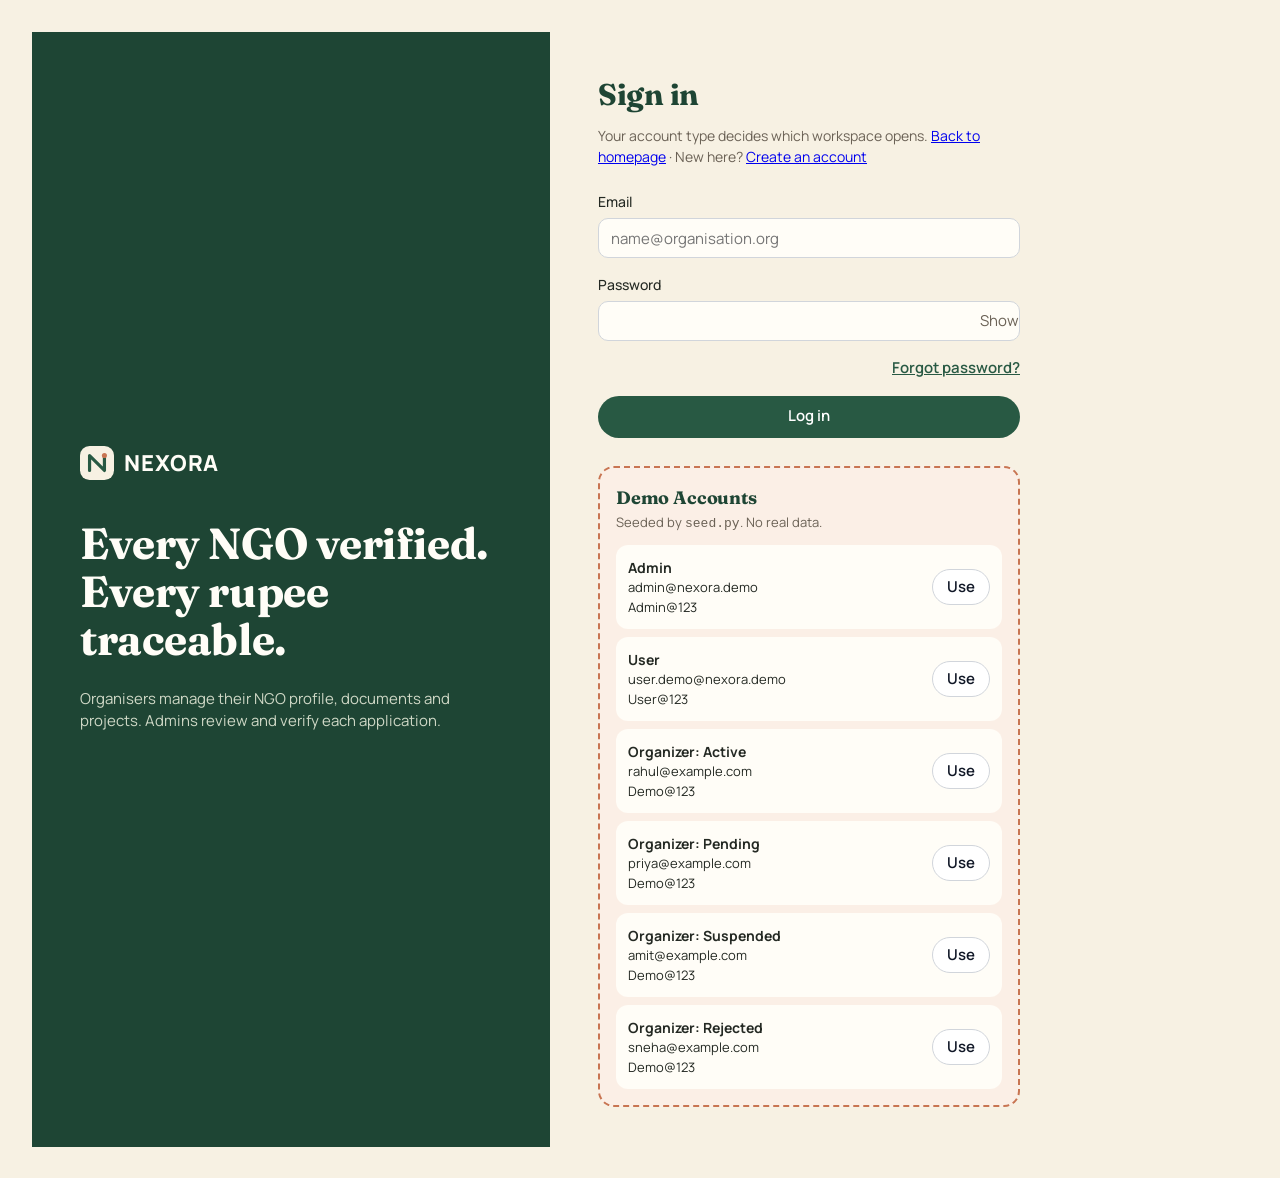
<file: frontend/impact.html>
<!DOCTYPE html>
<html lang="en">
<head>
<meta charset="UTF-8">
<meta name="viewport" content="width=device-width, initial-scale=1">
<title>My Impact | NEXORA</title>
<link rel="stylesheet" href="impact.css"><link rel="stylesheet" href="theme.css"><link rel="stylesheet" href="https://fonts.googleapis.com/css2?family=Manrope:wght@400;600;700;800&family=Fraunces:opsz,wght@9..144,600;9..144,700&display=swap">
<link rel="stylesheet" href="app.css">
</head>
<body class="impact-body">
<div class="impact-app" id="impact-app">

  <header class="impact-topbar">
    <button class="impact-menu-btn" id="impact-menu-btn" aria-label="Toggle navigation" aria-expanded="false"><svg width="18" height="18" viewBox="0 0 24 24" fill="none" stroke="currentColor" stroke-width="2.2" stroke-linecap="round" aria-hidden="true"><path d="M4 7h16M4 12h16M4 17h16"/></svg></button>
    <span class="impact-brand-name">NEXORA</span>
    <div class="impact-topbar-actions">
      <a href="feed.html" class="impact-home-btn">&#8592; Impact Feed</a>
      <button class="impact-bell" data-impact-target="impact-notifications" aria-label="Notifications"><svg width="18" height="18" viewBox="0 0 24 24" fill="none" stroke="currentColor" stroke-width="2" stroke-linecap="round" stroke-linejoin="round" aria-hidden="true"><path d="M6 8a6 6 0 0112 0c0 7 3 9 3 9H3s3-2 3-9"/><path d="M10.3 21a1.94 1.94 0 003.4 0"/></svg><span class="impact-bell-count" id="impact-bell-count">0</span></button>
    </div>
  </header>

  <aside class="impact-nav" id="impact-nav">
    <div class="impact-brand">
      <span class="impact-brand-name">NEXORA</span>
      <p class="impact-brand-tag">Give with confidence. See your impact.</p>
    </div>
    <nav class="impact-nav-list">
      <a href="feed.html" class="impact-nav-link">← Impact Feed</a>
      <a href="#impact-dashboard" class="impact-nav-link">My Impact</a>
      <a href="#impact-timeline" class="impact-nav-link">Timeline</a>
      <a href="#impact-report" class="impact-nav-link">Impact Report</a>
      <a href="#impact-utilization" class="impact-nav-link">Fund Utilization</a>
      <a href="#impact-evidence" class="impact-nav-link">Evidence</a>
      <a href="#impact-post" class="impact-nav-link">Completion Post</a>
      <a href="#impact-ai" class="impact-nav-link">AI Summary</a>
      <a href="#impact-notifications" class="impact-nav-link">Notifications</a>
      <a href="#impact-transparency" class="impact-nav-link">Transparency</a>
    </nav>
  </aside>

  <main class="impact-main">

    <section class="impact-dashboard" id="impact-dashboard">
      <h1 class="impact-title">My Impact</h1>
      <p class="impact-subtitle">See what happened after you donated.</p>
      <div class="impact-stats" id="impact-stats"></div>

      <div class="impact-panel">
        <div class="impact-panel-head">
          <h2 class="impact-h2">Your Giving Activity</h2>
          <div class="impact-filters" id="impact-filters" role="tablist">
            <button class="impact-filter impact-filter-active" data-impact-filter="all">All contributions</button>
            <button class="impact-filter" data-impact-filter="active">Active</button>
            <button class="impact-filter" data-impact-filter="completed">Completed</button>
            <button class="impact-filter" data-impact-filter="report">Impact reports</button>
          </div>
        </div>
        <div class="impact-contrib-list" id="impact-contrib-list"></div>
      </div>
    </section>

    <section class="impact-panel" id="impact-timeline">
      <h2 class="impact-h2">Impact Timeline</h2>
      <p class="impact-muted">500 School Kits for Children</p>
      <ol class="impact-timeline">
        <li class="impact-step"><span class="impact-step-dot">✓</span><div><strong>Contribution made</strong><span class="impact-step-date">10 Sept 2026</span></div></li>
        <li class="impact-step"><span class="impact-step-dot">✓</span><div><strong>Campaign reached target</strong><span class="impact-step-date">17 Sept 2026</span></div></li>
        <li class="impact-step"><span class="impact-step-dot">✓</span><div><strong>Campaign completed</strong><span class="impact-step-date">22 Sept 2026</span></div></li>
        <li class="impact-step"><span class="impact-step-dot">✓</span><div><strong>Impact report published</strong><span class="impact-step-date">25 Sept 2026</span></div></li>
      </ol>
    </section>

    <section class="impact-panel impact-report" id="impact-report">
      <div class="impact-report-head">
        <div>
          <p class="impact-eyebrow">Campaign Completed</p>
          <h2 class="impact-h2">500 School Kits for Children</h2>
          <p class="impact-muted">Udaan Education Foundation</p>
        </div>
        <span class="impact-badge impact-badge-done">COMPLETED</span>
      </div>
      <dl class="impact-facts">
        <div class="impact-fact"><dt>Funds Raised</dt><dd>₹2,50,000</dd></div>
        <div class="impact-fact"><dt>Funds Utilized</dt><dd>₹2,37,500</dd></div>
        <div class="impact-fact"><dt>Beneficiaries</dt><dd>500 children</dd></div>
        <div class="impact-fact"><dt>Location</dt><dd>Mumbai, Maharashtra</dd></div>
        <div class="impact-fact"><dt>Duration</dt><dd>10 Sept – 22 Sept 2026</dd></div>
      </dl>
    </section>

    <section class="impact-panel" id="impact-utilization">
      <h2 class="impact-h2">How the campaign funds were used</h2>
      <div class="impact-util">
        <div class="impact-donut" id="impact-donut" role="img" aria-label="Fund utilization donut chart">
          <div class="impact-donut-hole"><strong>₹2,37,500</strong><span>utilized</span></div>
        </div>
        <div class="impact-bars" id="impact-bars"></div>
      </div>
    </section>

    <section class="impact-panel" id="impact-evidence">
      <div class="impact-panel-head">
        <h2 class="impact-h2">Impact Evidence</h2>
        <button class="impact-link-btn" id="impact-evidence-toggle" aria-expanded="true">Collapse</button>
      </div>
      <div class="impact-evidence-grid" id="impact-evidence-grid"></div>
      <p class="impact-disclaimer">Evidence shown is NGO-submitted campaign data for demonstration purposes.</p>
    </section>

    <section class="impact-post" id="impact-post">
      <div class="impact-post-head">
        <span class="impact-avatar">UE</span>
        <div>
          <strong>Udaan Education Foundation</strong> <span class="impact-verified" title="Identity details submitted by NGO">✓ Verified badge</span>
          <p class="impact-muted">25 Sept 2026</p>
        </div>
      </div>
      <h3 class="impact-post-title">Campaign completed</h3>
      <p>500 school kits have been distributed to students across selected schools.</p>
      <div class="impact-post-photos" id="impact-post-photos"></div>
      <div class="impact-post-stats">
        <span>Funds utilized: <strong>₹2,37,500</strong></span>
        <span>Beneficiaries: <strong>500 children</strong></span>
      </div>
      <div class="impact-post-actions">
        <button class="impact-btn impact-btn-ghost" id="impact-like-btn" aria-pressed="false">Like <span id="impact-like-count">128</span></button>
        <button class="impact-btn impact-btn-ghost" id="impact-share-btn">Share</button>
        <button class="impact-btn impact-btn-primary" data-impact-target="impact-report">View Full Report</button>
      </div>
    </section>

    <section class="impact-panel impact-ai" id="impact-ai">
      <h2 class="impact-h2">AI Impact Summary</h2>
      <p>Based on the campaign data submitted by the NGO, this campaign supported 500 students through school kits and learning materials. The majority of campaign funds were directed toward educational supplies.</p>
      <p class="impact-ai-label">AI-generated summary — based on NGO-submitted campaign data.</p>
    </section>

    <section class="impact-panel" id="impact-notifications">
      <h2 class="impact-h2">Notifications</h2>
      <div class="impact-notif-list" id="impact-notif-list"></div>
    </section>

    <section class="impact-panel" id="impact-transparency">
      <h2 class="impact-h2">Transparency Snapshot</h2>
      <ul class="impact-checklist">
        <li>NGO identity submitted</li>
        <li>Campaign goal published</li>
        <li>Fund utilization reported</li>
        <li>Completion update published</li>
        <li>Evidence uploaded</li>
      </ul>
      <p class="impact-status"><span class="impact-status-dot"></span>Transparency trail complete</p>
      <p class="impact-muted impact-small">Based on information submitted by the NGO. This is not a government verification.</p>
    </section>

  </main>
  <div class="impact-toast" id="impact-toast" role="status" aria-live="polite"></div>
</div>
<script src="impact.js"></script><script src="shell.js"></script>
</body>
</html>
</file>
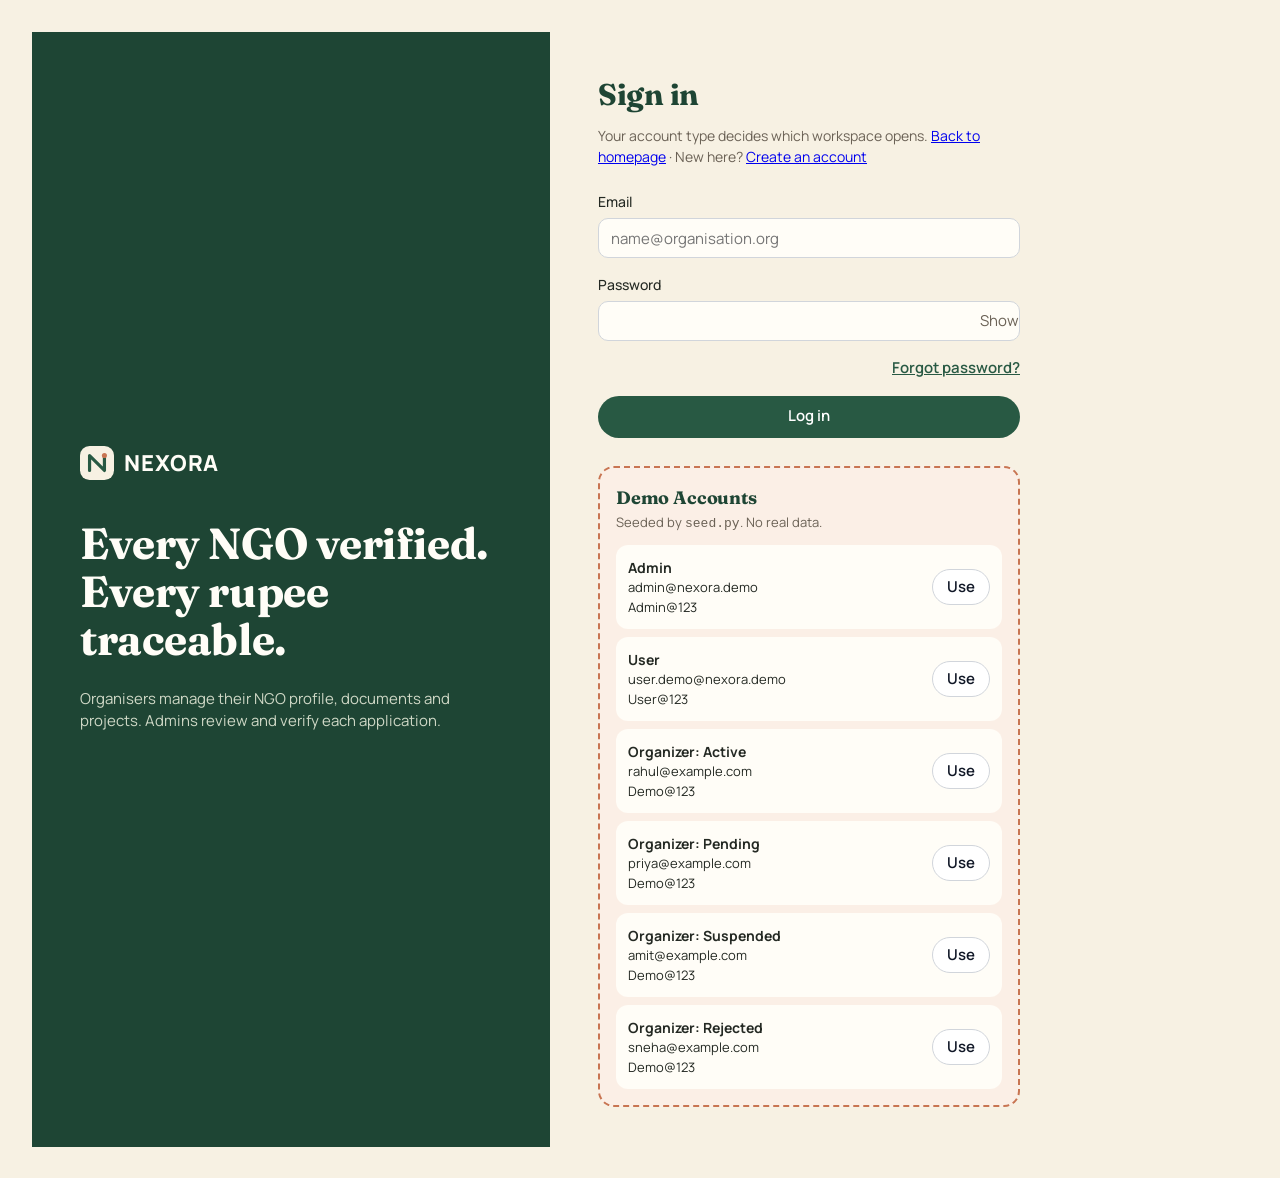
<file: frontend/login.html>
<!DOCTYPE html>
<html lang="en"><head><meta charset="UTF-8"><meta name="viewport" content="width=device-width, initial-scale=1">
<title>Sign in | NEXORA</title>
<link rel="preconnect" href="https://fonts.googleapis.com"><link href="https://fonts.googleapis.com/css2?family=Fraunces:wght@600;700&family=Manrope:wght@400;600;800&display=swap" rel="stylesheet">
<link rel="stylesheet" href="auth.css"><link rel="stylesheet" href="portal.css"></head>
<body class="login-body"><main class="lg">
<section class="lg-hero"><a class="lg-logo" href="index.html"><svg width="34" height="34" viewBox="0 0 32 32" aria-hidden="true"><rect width="32" height="32" rx="9" fill="#F7F1E3"/><path d="M9 23V9l14 14V9" fill="none" stroke="#285943" stroke-width="3" stroke-linecap="round" stroke-linejoin="round"/><circle cx="23" cy="9" r="2.4" fill="#C87552"/></svg>NEXORA</a>
<h2>Every NGO verified. Every rupee traceable.</h2><p>Organisers manage their NGO profile, documents and projects. Admins review and verify each application.</p></section>
<section class="lg-card">
<h1>Sign in</h1><p class="auth-sub">Your account type decides which workspace opens. <a href="index.html">Back to homepage</a> · New here? <a href="register.html">Create an account</a></p>
<form id="lf" novalidate>
<p class="form-error" id="ferr" role="alert"></p>
<div class="field" id="f-email"><label for="email">Email</label><input type="email" id="email" autocomplete="email" placeholder="name@organisation.org"><p class="error-text" id="e-email"></p></div>
<div class="field" id="f-pw"><label for="pw">Password</label><div class="pw-wrap"><input type="password" id="pw" autocomplete="current-password"><button type="button" class="pw-toggle" id="tg" aria-label="Show password" aria-pressed="false">Show</button></div><p class="error-text" id="e-pw"></p></div>
<div class="lg-row"><span></span><a href="#" id="fp">Forgot password?</a></div>
<button type="submit" class="btn btn-primary" id="lb">Log in</button></form>
<div class="demo"><h3>Demo Accounts</h3><p>Seeded by <code>seed.py</code>. No real data.</p>
<div class="demo-i"><div><b>Admin</b><span>admin@nexora.demo</span><span>Admin@123</span></div><button class="btn btn-outline" data-u="admin@nexora.demo" data-p="Admin@123">Use</button></div>
<div class="demo-i"><div><b>User</b><span>user.demo@nexora.demo</span><span>User@123</span></div><button class="btn btn-outline" data-u="user.demo@nexora.demo" data-p="User@123">Use</button></div>
<div class="demo-i"><div><b>Organizer: Active</b><span>rahul@example.com</span><span>Demo@123</span></div><button class="btn btn-outline" data-u="rahul@example.com" data-p="Demo@123">Use</button></div>
<div class="demo-i"><div><b>Organizer: Pending</b><span>priya@example.com</span><span>Demo@123</span></div><button class="btn btn-outline" data-u="priya@example.com" data-p="Demo@123">Use</button></div>
<div class="demo-i"><div><b>Organizer: Suspended</b><span>amit@example.com</span><span>Demo@123</span></div><button class="btn btn-outline" data-u="amit@example.com" data-p="Demo@123">Use</button></div>
<div class="demo-i"><div><b>Organizer: Rejected</b><span>sneha@example.com</span><span>Demo@123</span></div><button class="btn btn-outline" data-u="sneha@example.com" data-p="Demo@123">Use</button></div></div>
</section></main><div id="toast" class="hidden"></div><script src="api.js"></script><script src="auth.js"></script></body></html>
</file>
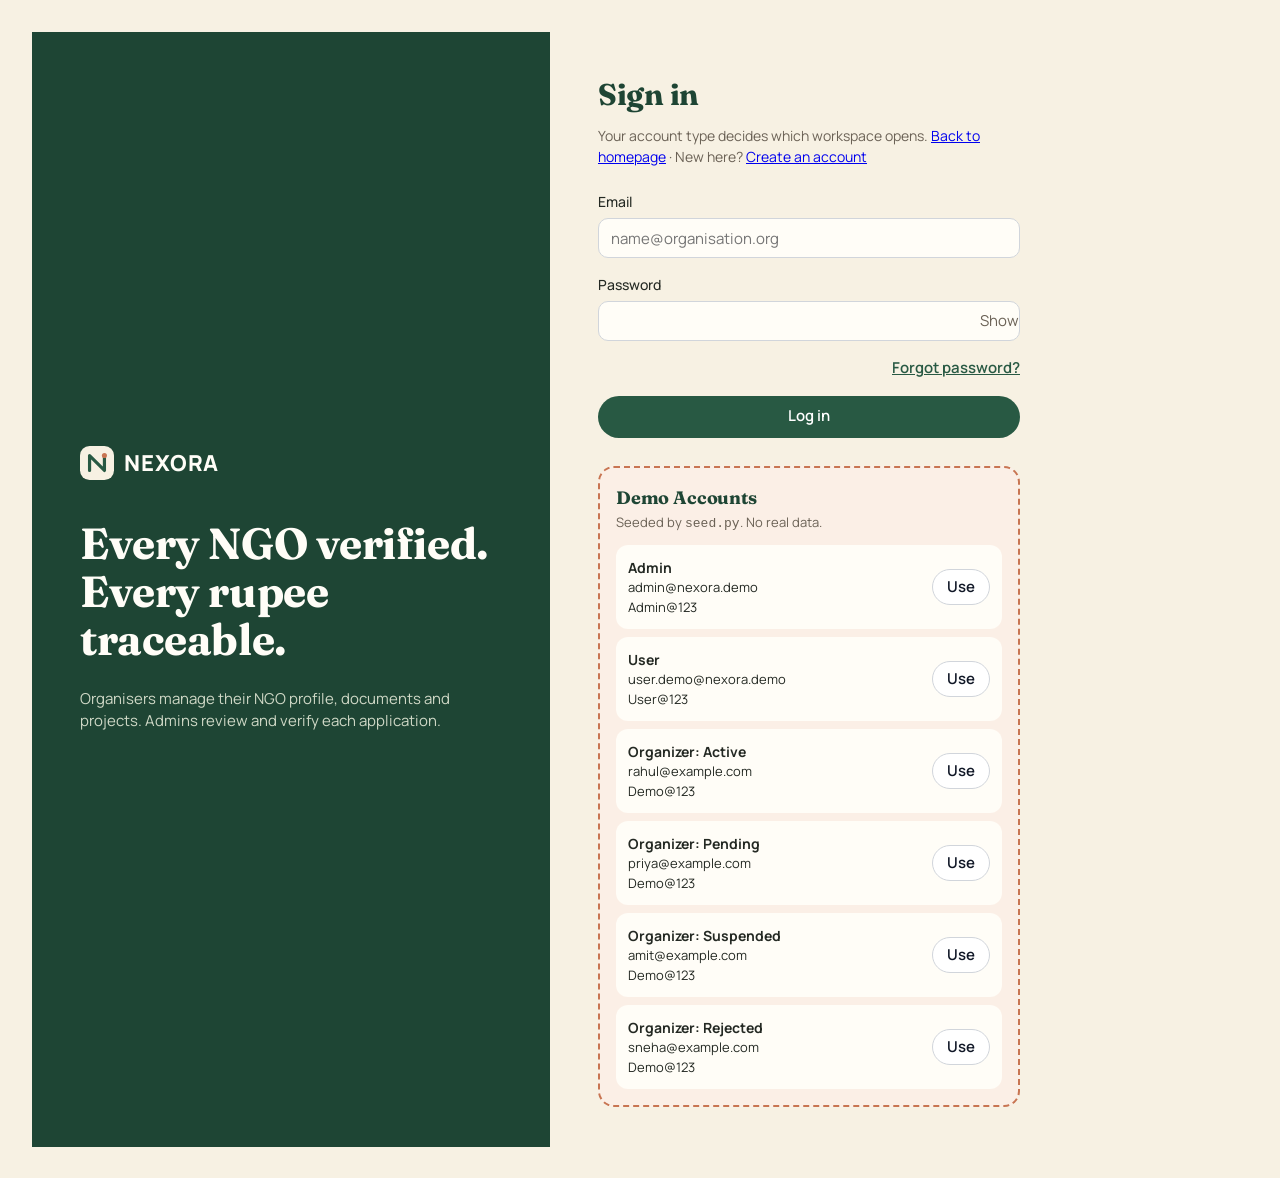
<file: frontend/ngo-dashboard.html>
<!DOCTYPE html>
<html lang="en" style="visibility:hidden"><head><meta charset="UTF-8"><meta name="viewport" content="width=device-width, initial-scale=1">
<title>NGO Organiser | NEXORA</title>
<link rel="preconnect" href="https://fonts.googleapis.com"><link href="https://fonts.googleapis.com/css2?family=Fraunces:wght@600;700&family=Manrope:wght@400;600;800&display=swap" rel="stylesheet">
<link rel="stylesheet" href="portal.css"></head>
<body data-role="ngo"><div id="app"></div><div id="toast" class="hidden"></div><script src="api.js"></script><script src="portal.js"></script></body></html>
</file>
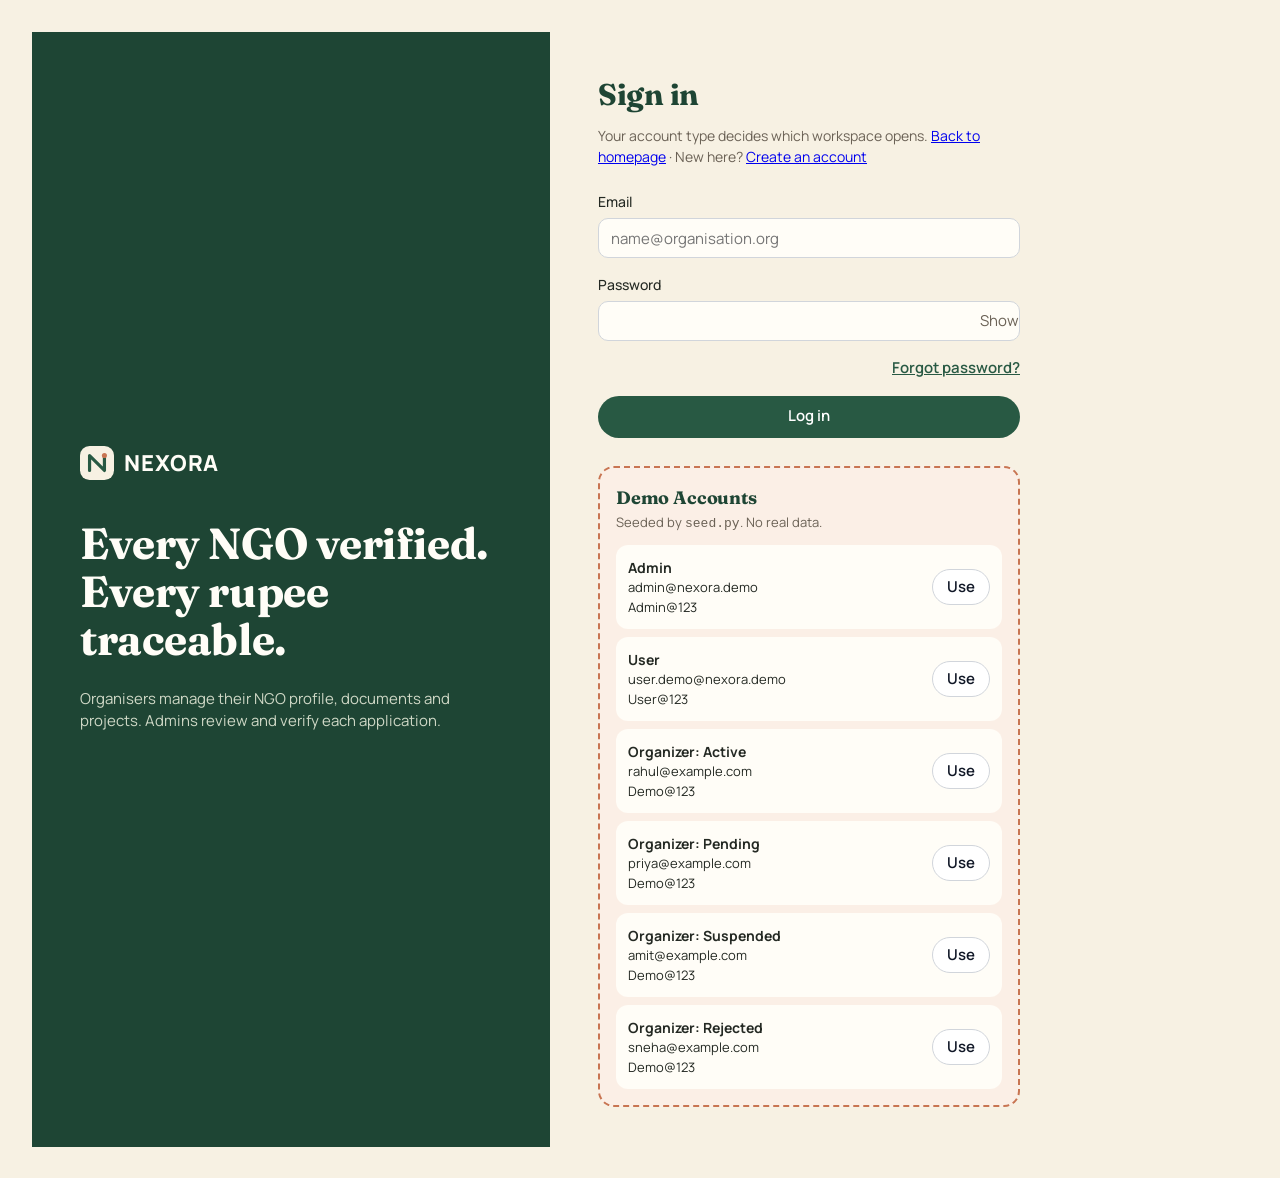
<file: frontend/ngoprofile.html>
<!DOCTYPE html>
<html lang="en"><head><meta charset="UTF-8"><meta name="viewport" content="width=device-width, initial-scale=1">
<title>NEXORA | NGO Profile</title>
<link href="https://fonts.googleapis.com/css2?family=Manrope:wght@400;600;700;800&family=Fraunces:opsz,wght@9..144,600;9..144,700&display=swap" rel="stylesheet">
<link rel="stylesheet" href="style.css"><link rel="stylesheet" href="theme.css"><link rel="stylesheet" href="app.css">
</head>
<body><div class="ngo-app"><main class="nx-wrap" style="padding-top:32px;padding-bottom:24px">
<div class="nx-prof-head"><div class="nx-av" id="p-av"></div>
 <div style="flex:1;min-width:240px"><h1 id="p-name" style="margin:0 0 8px"></h1><span class="nx-badge" id="p-badge"></span>
 <p id="p-meta" style="margin:10px 0 0;color:#6B6256"></p></div>
 <div class="nx-cta" style="margin:0"><button class="ngo-btn ngo-btn-outline" id="p-follow">Follow NGO</button><a class="ngo-btn ngo-btn-primary" href="campaign.html">Support Campaign</a></div></div>
<section class="nx-sec"><h2>About</h2><p id="p-about" style="max-width:720px;line-height:1.65"></p>
 <div class="nx-two" style="margin-top:18px"><div class="nx-card"><b id="p-camps" style="font-size:28px;color:var(--forest)"></b><p>Total campaigns</p></div><div class="nx-card"><b id="p-people" style="font-size:28px;color:var(--forest)"></b><p>People impacted</p></div></div></section>
<section class="nx-sec" style="padding-top:0"><h2>Verification &amp; Compliance</h2><div class="nx-two" id="p-ver"></div>
 <p style="color:#6B6256;font-size:13px">Sample data for demonstration. Statuses are shown exactly as recorded.</p></section>
<section class="nx-sec" style="padding-top:0"><h2>Active Campaigns</h2><div class="ngo-feed" id="p-camp-list"></div></section>
<section class="nx-sec" style="padding-top:0"><h2>Impact Updates</h2><div id="p-impact"></div></section>
</main></div>
<script src="shell.js"></script><script src="script.js"></script>
<script>
document.addEventListener("DOMContentLoaded",function(){
  var id=new URLSearchParams(location.search).get("id")||"udaan", n=NGO_PROFILES[id]||NGO_PROFILES.udaan; id=NGO_PROFILES[id]?id:"udaan";
  var $=function(x){return document.getElementById(x)};
  document.title="NEXORA | "+n.name;
  $("p-av").textContent=n.initials; $("p-av").style.background=n.color; $("p-name").textContent=n.name;
  $("p-badge").textContent=n.verified?"✓ Verified":"Verification pending"; if(!n.verified)$("p-badge").className="nx-badge pend";
  var posts=NGO_POSTS.filter(function(p){return p.ngoId===id});
  $("p-meta").textContent=n.location+(posts[0]?" • "+posts[0].cause:"");
  $("p-about").textContent=n.description; $("p-camps").textContent=n.totalCampaigns; $("p-people").textContent=n.peopleImpacted.toLocaleString("en-IN");
  function card(t,s){var ok=s==="verified";return '<div class="nx-card"><span class="nx-badge'+(ok?'':' pend')+'">'+(ok?'✓ ':'')+(ok?'Verified':'Pending')+'</span><h3>'+t+'</h3></div>'}
  $("p-ver").innerHTML=card("NGO Darpan ID: "+n.darpan.id,n.darpan.status)+card("12A Registration",n.reg12a.status)+card("80G Eligibility",n.reg80g.status);
  $("p-camp-list").innerHTML=posts.length?posts.map(function(p){var pc=Math.round(p.raised/p.goal*100);return '<article class="nx-card"><span class="ngo-cause-tag">'+p.cause+'</span><h3>'+p.imageText+'</h3><p>'+p.caption+'</p><div class="ngo-progress" style="margin:14px 0 6px"><div class="ngo-progress-fill" style="width:'+pc+'%"></div></div><small>'+ngoFormatMoney(p.raised)+' raised • '+pc+'% of '+ngoFormatMoney(p.goal)+'</small><div class="nx-cta"><a class="ngo-btn ngo-btn-primary" href="campaign.html">View Campaign</a></div></article>'}).join(""):'<p>No active campaigns right now.</p>';
  $("p-impact").innerHTML=posts.length?posts.map(function(p){return '<div class="nx-card" style="margin-bottom:14px;border-left:6px solid var(--sage)"><b>'+p.impact+'</b><p>Linked to: '+p.imageText+'. Completion update will appear here once published.</p></div>'}).join(""):'<p>No impact updates published yet.</p>';
  var k="nexora_followed", f=[];try{f=JSON.parse(localStorage.getItem(k)||"[]")}catch(e){}
  function paint(){$("p-follow").textContent=f.indexOf(id)>-1?"Following":"Follow NGO"}
  $("p-follow").onclick=function(){var i=f.indexOf(id);i>-1?f.splice(i,1):f.push(id);try{localStorage.setItem(k,JSON.stringify(f))}catch(e){}paint()};paint();
});
</script></body></html>
</file>
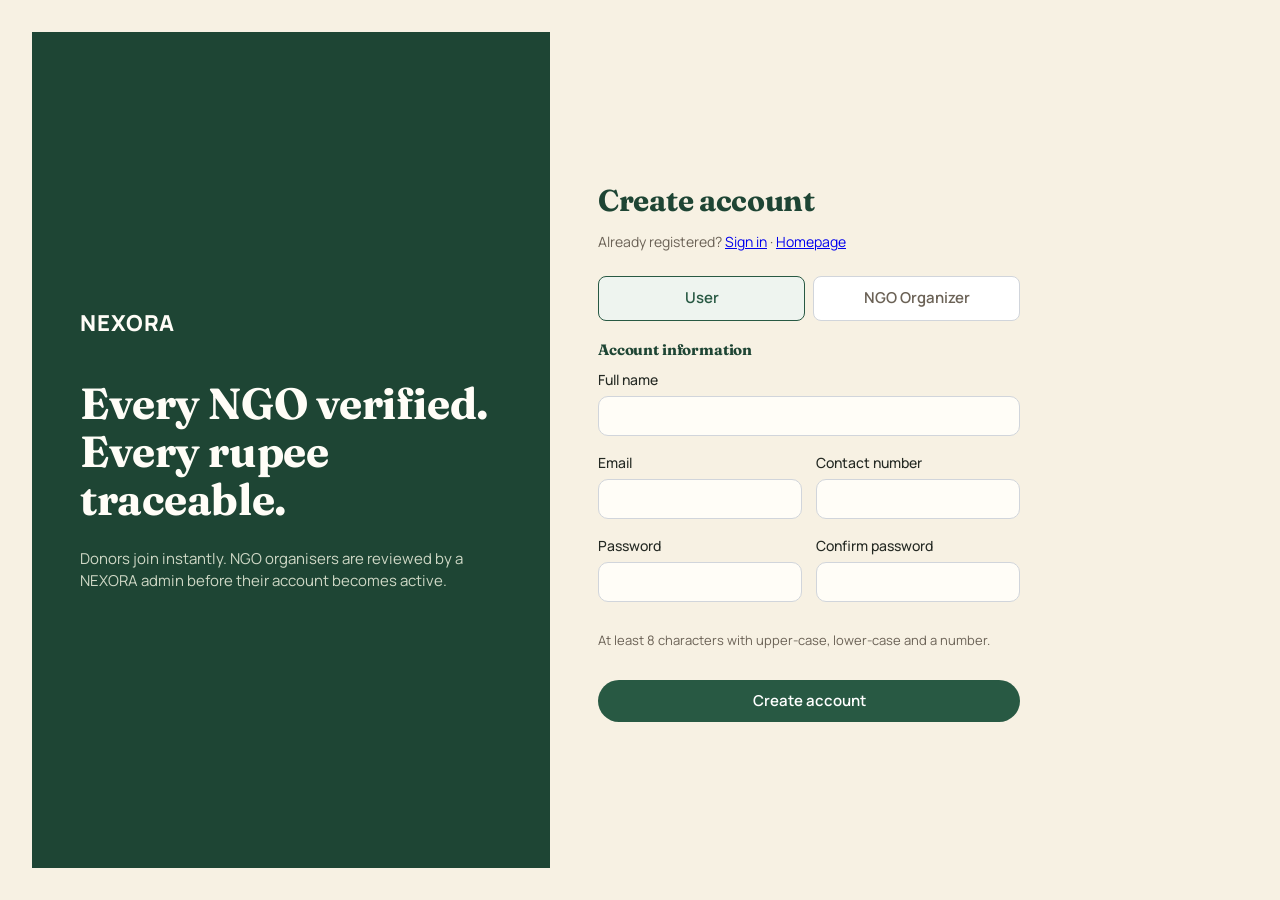
<file: frontend/register.html>
<!DOCTYPE html>
<html lang="en"><head><meta charset="UTF-8"><meta name="viewport" content="width=device-width, initial-scale=1">
<title>Create account | NEXORA</title>
<link rel="preconnect" href="https://fonts.googleapis.com"><link href="https://fonts.googleapis.com/css2?family=Fraunces:wght@600;700&family=Manrope:wght@400;600;800&display=swap" rel="stylesheet">
<link rel="stylesheet" href="auth.css"><link rel="stylesheet" href="portal.css">
<style>
.rg-tabs{display:flex;gap:8px;margin:0 0 18px}.rg-tabs button{flex:1;padding:10px;border:1px solid var(--border);background:#fff;border-radius:8px;font:inherit;font-weight:600;cursor:pointer;color:var(--muted)}
.rg-tabs button[aria-selected="true"]{border-color:var(--primary);color:var(--primary);background:#EEF4EF}
.rg-grid{display:grid;grid-template-columns:1fr 1fr;gap:0 14px}.rg-grid .w{grid-column:1/-1}
.rg-h{margin:18px 0 8px;font-size:15px}.rg-note{font-size:13px;color:var(--muted)}
.lg-card{max-height:none}@media(max-width:640px){.rg-grid{grid-template-columns:1fr}}
.field textarea{width:100%;font:inherit;padding:10px;border:1px solid var(--border);border-radius:6px}
</style></head>
<body class="login-body"><main class="lg">
<section class="lg-hero"><a class="lg-logo" href="index.html">NEXORA</a>
<h2>Every NGO verified. Every rupee traceable.</h2><p>Donors join instantly. NGO organisers are reviewed by a NEXORA admin before their account becomes active.</p></section>
<section class="lg-card">
<h1>Create account</h1><p class="auth-sub">Already registered? <a href="login.html">Sign in</a> · <a href="index.html">Homepage</a></p>
<div class="rg-tabs" role="tablist"><button type="button" role="tab" id="t-user" aria-selected="true">User</button><button type="button" role="tab" id="t-ngo" aria-selected="false">NGO Organizer</button></div>
<form id="rf" novalidate>
<p class="form-error" id="ferr" role="alert"></p>
<h3 class="rg-h" id="h-org">Account information</h3>
<div class="rg-grid">
<div class="field w"><label for="name">Full name</label><input id="name" autocomplete="name"></div>
<div class="field"><label for="email">Email</label><input type="email" id="email" autocomplete="email"></div>
<div class="field"><label for="phone">Contact number</label><input id="phone" type="tel" autocomplete="tel"></div>
<div class="field"><label for="pw">Password</label><input type="password" id="pw" autocomplete="new-password"></div>
<div class="field"><label for="pw2">Confirm password</label><input type="password" id="pw2" autocomplete="new-password"></div>
<p class="rg-note w">At least 8 characters with upper-case, lower-case and a number.</p>
</div>
<div id="ngo-part" hidden>
<h3 class="rg-h">NGO information</h3>
<div class="rg-grid">
<div class="field w"><label for="ngo_name">NGO name</label><input id="ngo_name"></div>
<div class="field w"><label for="description">NGO description</label><textarea id="description" rows="3"></textarea></div>
<div class="field"><label for="location">Location</label><input id="location"></div>
<div class="field"><label for="cause">Cause</label><input id="cause"></div>
<div class="field w"><label for="website">Website (optional)</label><input id="website" type="url" placeholder="https://"></div>
<div class="field w"><label for="ngo_darpan_id">NGO Darpan ID</label><input id="ngo_darpan_id"></div>
<div class="field"><label for="registration_12a">12A registration no.</label><input id="registration_12a"></div>
<div class="field"><label for="registration_80g">80G registration no.</label><input id="registration_80g"></div>
<div class="field w"><label for="profile_image">NGO profile image (JPG/PNG/WEBP, max 2 MB)</label><input id="profile_image" type="file" accept="image/png,image/jpeg,image/webp"></div>
</div>
<p class="rg-note">After you register, an admin reviews your details. Your organizer account stays <b>Pending</b> until approved.</p>
</div>
<button type="submit" class="btn btn-primary" id="rb" style="margin-top:16px">Create account</button>
</form></section></main><div id="toast" class="hidden"></div>
<script src="api.js"></script><script src="register.js"></script></body></html>
</file>
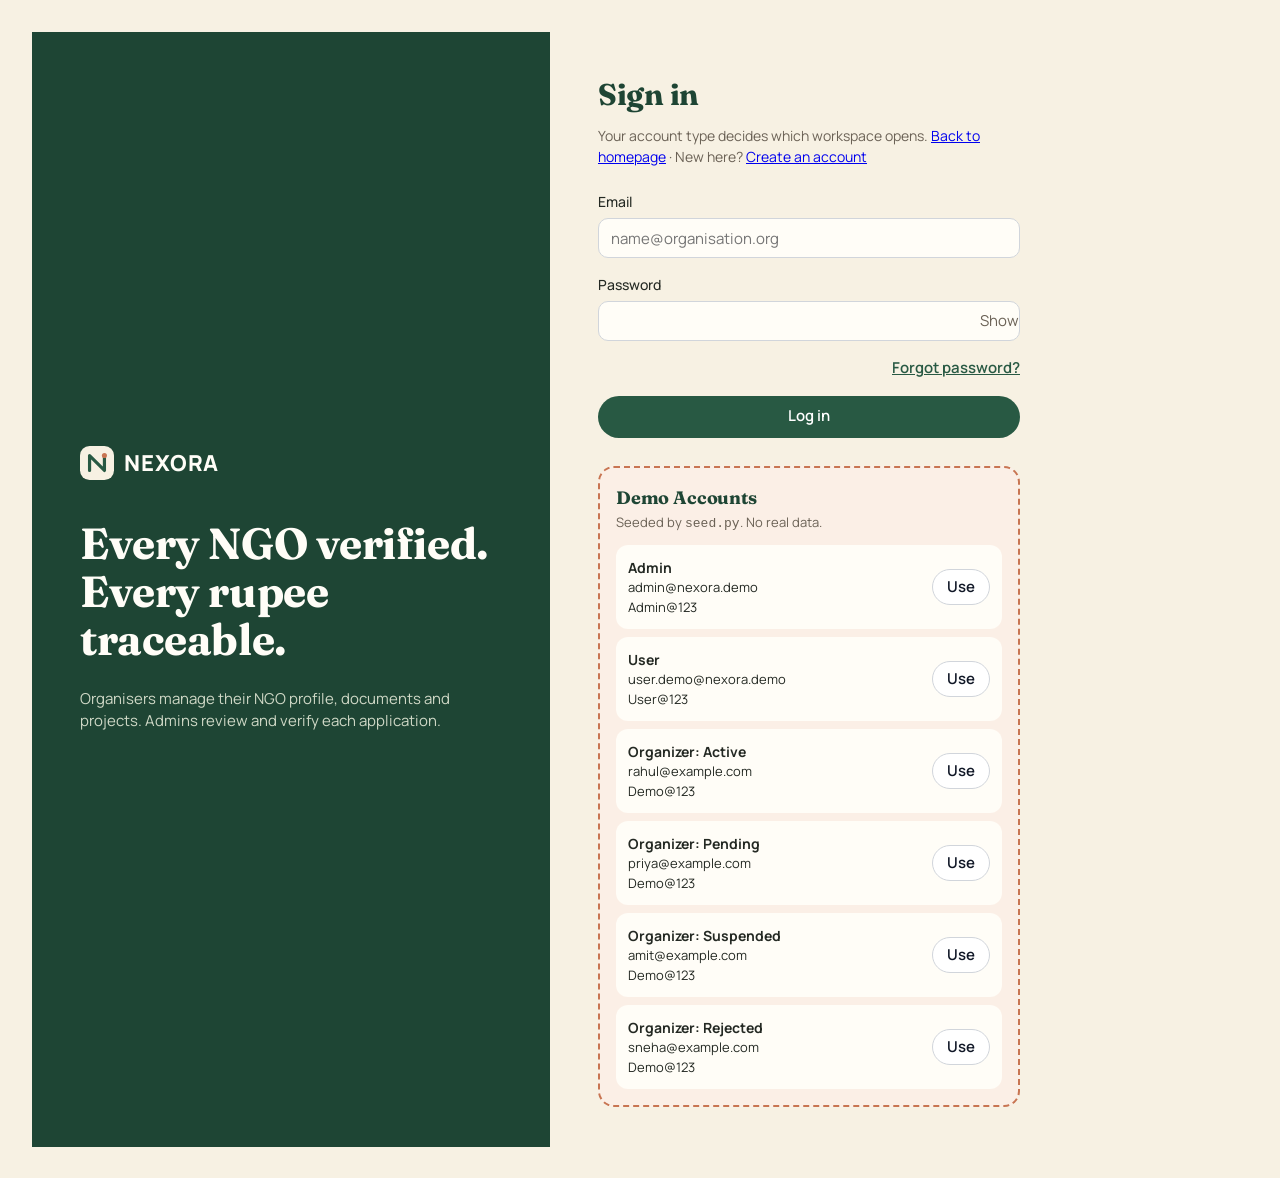
<file: frontend/user-dashboard.html>
<!DOCTYPE html><html lang="en"><head><meta charset="UTF-8"><title>NEXORA</title><meta http-equiv="refresh" content="0;url=feed.html"><script>location.replace("feed.html")</script></head><body><a href="feed.html">Continue to Impact Feed</a></body></html>
</file>
<file: frontend/style.css>
/* =========================================================
   NEXORA - Module 1 styles
   Every class is prefixed "ngo-". Rules are scoped to
   .ngo-app so nothing leaks into other merged modules.
   ========================================================= */

/* ---------- Design tokens ---------- */
.ngo-app {
  --ngo-green: #0f5c3a;
  --ngo-green-dark: #0a4229;
  --ngo-green-soft: #e8f3ec;
  --ngo-green-mid: #cfe5d6;
  --ngo-ink: #23272b;
  --ngo-muted: #5e676e;
  --ngo-line: #dde5e0;
  --ngo-bg: #fbfcfb;
  --ngo-white: #ffffff;
  --ngo-amber: #b4690e;
  --ngo-radius: 18px;
  --ngo-shadow: 0 2px 10px rgba(20, 50, 35, 0.07);

  font-family: "Century Gothic", "URW Gothic", "Questrial", "Avant Garde", sans-serif;
  color: var(--ngo-ink);
  background: var(--ngo-bg);
  line-height: 1.55;
  min-height: 100vh;
}
.ngo-app *, .ngo-app *::before, .ngo-app *::after { box-sizing: border-box; }
.ngo-app h1, .ngo-app h2, .ngo-app h3, .ngo-app p, .ngo-app ul, .ngo-app ol, .ngo-app dl, .ngo-app dd { margin: 0; padding: 0; }
.ngo-app ul, .ngo-app ol { list-style: none; }
.ngo-app a { color: inherit; text-decoration: none; }
.ngo-app [hidden] { display: none !important; }
.ngo-app :focus-visible { outline: 3px solid #2f9e6a; outline-offset: 2px; }

.ngo-container { width: min(1180px, 100% - 40px); margin-inline: auto; }

/* ---------- Buttons ---------- */
.ngo-btn {
  font: inherit; font-weight: 700; font-size: 0.95rem;
  display: inline-flex; align-items: center; justify-content: center; gap: 6px;
  min-height: 44px; padding: 0 20px; border-radius: 999px;
  border: 2px solid transparent; cursor: pointer;
  transition: background 0.15s, color 0.15s, border-color 0.15s;
}
.ngo-btn-primary { background: var(--ngo-green); color: #fff; }
.ngo-btn-primary:hover { background: var(--ngo-green-dark); }
.ngo-btn-outline { background: transparent; color: var(--ngo-green); border-color: var(--ngo-green); }
.ngo-btn-outline:hover { background: var(--ngo-green-soft); }
.ngo-btn-ghost { background: transparent; color: var(--ngo-ink); }
.ngo-btn-ghost:hover { background: var(--ngo-green-soft); }
.ngo-btn-lg { min-height: 52px; padding: 0 28px; font-size: 1rem; }
.ngo-btn-block { width: 100%; }

/* ---------- Navbar ---------- */
.ngo-navbar { position: sticky; top: 0; z-index: 50; background: rgba(251, 252, 251, 0.96); border-bottom: 1px solid var(--ngo-line); }
.ngo-navbar-inner { display: flex; align-items: center; justify-content: space-between; min-height: 68px; gap: 16px; }
.ngo-logo { display: inline-flex; align-items: center; gap: 10px; font-weight: 700; letter-spacing: 0.06em; }
.ngo-logo-mark { display: grid; place-items: center; width: 36px; height: 36px; border-radius: 11px; background: var(--ngo-green); color: #fff; font-size: 1.1rem; }
.ngo-logo-text { font-size: 1.15rem; color: var(--ngo-green); }
.ngo-nav-panel { display: flex; align-items: center; gap: 28px; }
.ngo-nav-links { display: flex; gap: 6px; }
.ngo-nav-links a { padding: 10px 14px; border-radius: 999px; font-weight: 700; font-size: 0.93rem; color: var(--ngo-muted); }
.ngo-nav-links a:hover { color: var(--ngo-green); background: var(--ngo-green-soft); }
.ngo-nav-actions { display: flex; gap: 8px; }
.ngo-nav-toggle { display: none; width: 46px; height: 46px; border: 1px solid var(--ngo-line); background: #fff; border-radius: 12px; cursor: pointer; flex-direction: column; align-items: center; justify-content: center; gap: 5px; }
.ngo-nav-toggle-bar { width: 20px; height: 2px; background: var(--ngo-ink); border-radius: 2px; }

/* ---------- Sections ---------- */
.ngo-section { padding: 72px 0; }
.ngo-section-title { font-size: clamp(1.6rem, 3vw, 2.2rem); line-height: 1.2; margin-bottom: 32px; color: var(--ngo-green-dark); }
.ngo-card { background: var(--ngo-white); border: 1px solid var(--ngo-line); border-radius: var(--ngo-radius); box-shadow: var(--ngo-shadow); }

/* ---------- Hero ---------- */
.ngo-hero { padding: 72px 0 56px; background: var(--ngo-green-soft); }
.ngo-hero-grid { display: grid; grid-template-columns: 1.15fr 0.85fr; gap: 56px; align-items: center; }
.ngo-hero-title { font-size: clamp(2.2rem, 5vw, 3.8rem); line-height: 1.08; letter-spacing: -0.02em; color: var(--ngo-green-dark); }
.ngo-hero-sub { margin-top: 22px; max-width: 52ch; font-size: 1.1rem; color: var(--ngo-ink); }
.ngo-hero-buttons { display: flex; flex-wrap: wrap; gap: 12px; margin-top: 32px; }

.ngo-hero-ledger { background: #fff; border-radius: 24px; padding: 28px; box-shadow: 0 8px 28px rgba(15, 92, 58, 0.14); }
.ngo-ledger-title { font-size: 0.85rem; color: var(--ngo-muted); }
.ngo-ledger-campaign { font-size: 1.35rem; margin-top: 6px; }
.ngo-ledger-ngo { color: var(--ngo-muted); font-size: 0.92rem; margin-bottom: 18px; }
.ngo-ledger-rows { margin-top: 18px; display: grid; gap: 10px; }
.ngo-ledger-rows div { display: flex; justify-content: space-between; gap: 12px; padding-top: 10px; border-top: 1px solid var(--ngo-line); font-size: 0.92rem; }
.ngo-ledger-rows dt { color: var(--ngo-muted); }
.ngo-ledger-rows dd { font-weight: 700; text-align: right; }

/* ---------- Progress bar ---------- */
.ngo-progress { height: 10px; border-radius: 999px; background: var(--ngo-green-mid); overflow: hidden; }
.ngo-progress-fill { height: 100%; border-radius: 999px; background: var(--ngo-green); }
.ngo-w-68 { width: 68%; }

/* ---------- Stats ---------- */
.ngo-stats { padding: 40px 0; border-bottom: 1px solid var(--ngo-line); background: #fff; }
.ngo-stats-grid { display: grid; grid-template-columns: repeat(4, 1fr); gap: 20px; }
.ngo-stat { padding-left: 18px; border-left: 4px solid var(--ngo-green); }
.ngo-stat-value { display: block; font-size: 2.1rem; font-weight: 700; color: var(--ngo-green-dark); line-height: 1.1; }
.ngo-stat-label { color: var(--ngo-muted); font-size: 0.95rem; }

/* ---------- Features + steps ---------- */
.ngo-features-grid { display: grid; grid-template-columns: repeat(3, 1fr); gap: 20px; }
.ngo-feature { padding: 28px; }
.ngo-feature h3 { font-size: 1.15rem; margin-bottom: 10px; color: var(--ngo-green-dark); }
.ngo-feature p { color: var(--ngo-muted); }
.ngo-how { background: var(--ngo-green-soft); }
.ngo-steps { display: grid; grid-template-columns: repeat(4, 1fr); gap: 20px; }
.ngo-step { padding: 26px; }
.ngo-step-num { display: inline-grid; place-items: center; width: 44px; height: 44px; border-radius: 50%; background: var(--ngo-green); color: #fff; font-weight: 700; margin-bottom: 16px; }
.ngo-step h3 { font-size: 1.1rem; margin-bottom: 6px; }
.ngo-step p { color: var(--ngo-muted); font-size: 0.95rem; }

/* ---------- Filters ---------- */
.ngo-filters { display: grid; grid-template-columns: 2fr repeat(4, 1fr) auto; gap: 12px; align-items: center; padding: 16px; background: #fff; border: 1px solid var(--ngo-line); border-radius: var(--ngo-radius); box-shadow: var(--ngo-shadow); }
.ngo-input { font: inherit; font-size: 0.95rem; min-height: 46px; width: 100%; padding: 0 14px; border: 1px solid var(--ngo-line); border-radius: 12px; background: var(--ngo-bg); color: var(--ngo-ink); }
.ngo-toggle { display: inline-flex; align-items: center; gap: 10px; min-height: 46px; cursor: pointer; font-weight: 700; font-size: 0.93rem; white-space: nowrap; }
.ngo-toggle input { position: absolute; opacity: 0; width: 1px; height: 1px; }
.ngo-toggle-track { position: relative; width: 46px; height: 26px; border-radius: 999px; background: #c5cfc9; transition: background 0.15s; flex-shrink: 0; }
.ngo-toggle-track::after { content: ""; position: absolute; top: 3px; left: 3px; width: 20px; height: 20px; border-radius: 50%; background: #fff; transition: transform 0.15s; }
.ngo-toggle input:checked + .ngo-toggle-track { background: var(--ngo-green); }
.ngo-toggle input:checked + .ngo-toggle-track::after { transform: translateX(20px); }
.ngo-toggle input:focus-visible + .ngo-toggle-track { outline: 3px solid #2f9e6a; outline-offset: 2px; }
.ngo-feed-count { margin: 20px 0 14px; color: var(--ngo-muted); font-size: 0.93rem; }
.ngo-empty { padding: 40px; text-align: center; color: var(--ngo-muted); background: #fff; border: 1px dashed var(--ngo-line); border-radius: var(--ngo-radius); }

/* ---------- Feed + post cards ---------- */
.ngo-feed { display: grid; grid-template-columns: repeat(3, 1fr); gap: 22px; align-items: start; }
.ngo-post { overflow: hidden; display: flex; flex-direction: column; }
.ngo-post-head { display: flex; align-items: center; gap: 12px; padding: 16px 16px 12px; }
.ngo-open-profile { display: flex; align-items: center; gap: 12px; flex: 1; min-width: 0; background: none; border: 0; padding: 0; font: inherit; color: inherit; text-align: left; cursor: pointer; }
.ngo-open-profile:hover .ngo-post-name { text-decoration: underline; }
.ngo-avatar { display: grid; place-items: center; width: 44px; height: 44px; border-radius: 50%; color: #fff; font-weight: 700; font-size: 0.95rem; flex-shrink: 0; }
.ngo-avatar-lg { width: 64px; height: 64px; font-size: 1.3rem; }
.ngo-post-who { min-width: 0; }
.ngo-post-name { display: flex; align-items: center; gap: 6px; flex-wrap: wrap; font-weight: 700; font-size: 0.97rem; }
.ngo-post-meta { color: var(--ngo-muted); font-size: 0.82rem; }
.ngo-verified { display: inline-flex; align-items: center; gap: 4px; padding: 2px 9px; border-radius: 999px; background: var(--ngo-green-soft); color: var(--ngo-green); font-size: 0.74rem; font-weight: 700; }
.ngo-verified::before { content: "\2713"; }
.ngo-unverified { background: #f6ecd9; color: var(--ngo-amber); }
.ngo-unverified::before { content: "\2022"; }

/* Avatar colours (one class per NGO id) */
.ngo-avatar-udaan { background: #1f6f8b; }
.ngo-avatar-greenroots { background: #2e7d4f; }
.ngo-avatar-swasthya { background: #a1443c; }
.ngo-avatar-annapurna { background: #b4690e; }
.ngo-avatar-jaldhara { background: #0f5c3a; }
.ngo-avatar-sakhi { background: #7a4a8c; }

/* Image area: CSS-only colour blocks, so the page needs no image files */
.ngo-post-image { position: relative; aspect-ratio: 4 / 3; display: flex; align-items: flex-end; padding: 16px; color: #fff; }
.ngo-post-image-text { font-size: 1.25rem; font-weight: 700; line-height: 1.2; max-width: 14ch; }
.ngo-tone-1 { background: #1f6f8b; }
.ngo-tone-2 { background: #2e7d4f; }
.ngo-tone-3 { background: #b4690e; }
.ngo-tone-4 { background: #7a4a8c; }
.ngo-tone-5 { background: #0f5c3a; }
.ngo-tone-6 { background: #a1443c; }
.ngo-urgency-tag { position: absolute; top: 14px; right: 14px; padding: 4px 11px; border-radius: 999px; background: #fff; color: var(--ngo-ink); font-size: 0.78rem; font-weight: 700; }

.ngo-post-body { padding: 16px; display: grid; gap: 12px; }
.ngo-cause-tag { justify-self: start; padding: 3px 12px; border-radius: 999px; background: var(--ngo-green-soft); color: var(--ngo-green-dark); font-size: 0.8rem; font-weight: 700; }
.ngo-post-caption { font-size: 0.95rem; }
.ngo-impact-line { font-size: 0.88rem; color: var(--ngo-muted); }
.ngo-progress-meta { display: flex; justify-content: space-between; margin-top: 6px; font-size: 0.82rem; color: var(--ngo-muted); }
.ngo-post-actions { display: flex; align-items: center; gap: 4px; padding: 0 10px; border-top: 1px solid var(--ngo-line); }
.ngo-icon-btn { font: inherit; font-size: 0.88rem; font-weight: 700; display: inline-flex; align-items: center; gap: 6px; min-height: 44px; padding: 0 12px; background: none; border: 0; border-radius: 10px; color: var(--ngo-muted); cursor: pointer; }
.ngo-icon-btn:hover { background: var(--ngo-green-soft); color: var(--ngo-green); }
.ngo-icon-btn.ngo-is-active { color: var(--ngo-green); }
.ngo-icon-btn-save { margin-left: auto; }
.ngo-post-cta { display: grid; grid-template-columns: 1fr 1fr; gap: 10px; padding: 12px 16px 16px; }

/* ---------- About + footer ---------- */
.ngo-about-inner { max-width: 720px; display: grid; gap: 14px; }
.ngo-about-inner .ngo-section-title { margin-bottom: 8px; }
.ngo-about-inner p { color: var(--ngo-muted); font-size: 1.05rem; }
.ngo-footer { background: var(--ngo-green-dark); color: #dff0e5; padding: 28px 0; }
.ngo-footer-inner { display: flex; justify-content: space-between; flex-wrap: wrap; gap: 8px; }

/* ---------- Modals ---------- */
.ngo-modal { position: fixed; inset: 0; z-index: 100; display: grid; place-items: center; padding: 20px; }
.ngo-modal-backdrop { position: absolute; inset: 0; background: rgba(20, 30, 25, 0.55); }
.ngo-modal-dialog { position: relative; width: min(520px, 100%); max-height: 90vh; overflow-y: auto; background: #fff; border-radius: 24px; padding: 28px; box-shadow: 0 20px 50px rgba(0, 0, 0, 0.25); animation: ngo-pop 0.18s ease-out; }
.ngo-modal-small { width: min(400px, 100%); display: grid; gap: 14px; }
.ngo-modal-close { position: absolute; top: 12px; right: 12px; width: 44px; height: 44px; border: 0; border-radius: 50%; background: var(--ngo-green-soft); font-size: 1.5rem; line-height: 1; cursor: pointer; color: var(--ngo-ink); }
.ngo-profile-head { display: flex; align-items: center; gap: 16px; margin-bottom: 14px; padding-right: 40px; }
.ngo-profile-name { font-size: 1.3rem; margin-bottom: 4px; }
.ngo-profile-desc { margin-bottom: 10px; }
.ngo-profile-location { color: var(--ngo-muted); font-size: 0.92rem; margin-bottom: 16px; }
.ngo-status-list { display: grid; gap: 8px; margin-bottom: 18px; }
.ngo-status-list li { display: flex; justify-content: space-between; align-items: center; gap: 10px; padding: 10px 14px; background: var(--ngo-bg); border: 1px solid var(--ngo-line); border-radius: 12px; font-size: 0.92rem; }
.ngo-status-ok { color: var(--ngo-green); font-weight: 700; }
.ngo-status-pending { color: var(--ngo-amber); font-weight: 700; }
.ngo-profile-numbers { display: grid; grid-template-columns: 1fr 1fr; gap: 12px; margin-bottom: 20px; }
.ngo-profile-numbers div { padding: 14px; background: var(--ngo-green-soft); border-radius: 14px; }
.ngo-profile-numbers strong { display: block; font-size: 1.5rem; color: var(--ngo-green-dark); }
.ngo-profile-numbers span { font-size: 0.85rem; color: var(--ngo-muted); }
@keyframes ngo-pop { from { opacity: 0; transform: translateY(10px); } to { opacity: 1; transform: none; } }

/* ---------- Toast ---------- */
.ngo-toast { position: fixed; bottom: 24px; left: 50%; transform: translateX(-50%); z-index: 200; padding: 12px 20px; border-radius: 999px; background: var(--ngo-ink); color: #fff; font-size: 0.92rem; }

/* ---------- Responsive ---------- */
@media (max-width: 1200px) {
  .ngo-filters { grid-template-columns: repeat(3, 1fr); }
  .ngo-filter-search { grid-column: 1 / -1; }
}
@media (max-width: 1024px) {
  .ngo-feed { grid-template-columns: repeat(2, 1fr); }
  .ngo-hero-grid { grid-template-columns: 1fr; gap: 36px; }
  .ngo-steps { grid-template-columns: repeat(2, 1fr); }
  .ngo-stats-grid { grid-template-columns: repeat(2, 1fr); }
}
@media (max-width: 860px) {
  .ngo-nav-toggle { display: flex; }
  .ngo-nav-panel { display: none; position: absolute; top: 68px; left: 0; right: 0; flex-direction: column; align-items: stretch; gap: 14px; padding: 16px 20px 22px; background: #fff; border-bottom: 1px solid var(--ngo-line); box-shadow: var(--ngo-shadow); }
  .ngo-nav-panel.ngo-is-open { display: flex; }
  .ngo-nav-links { flex-direction: column; }
  .ngo-nav-links a { min-height: 44px; display: flex; align-items: center; }
  .ngo-nav-actions .ngo-btn { flex: 1; }
  .ngo-features-grid { grid-template-columns: 1fr; }
}
@media (max-width: 640px) {
  .ngo-section { padding: 52px 0; }
  .ngo-feed { grid-template-columns: 1fr; }
  .ngo-filters { grid-template-columns: 1fr 1fr; }
  .ngo-steps { grid-template-columns: 1fr; }
  .ngo-hero-buttons .ngo-btn { flex: 1; }
}
@media (prefers-reduced-motion: reduce) {
  .ngo-modal-dialog { animation: none; }
}


/* ============ MAIN PAGE MENU ============ */
.ngo-nav-toggle { display: flex; flex-direction: column; align-items: center; justify-content: center; gap: 5px; flex: 0 0 46px; }
.ngo-side-menu {
  position: fixed; top: 0; right: -360px; width: 330px; max-width: 88vw; height: 100vh;
  background: #fff; z-index: 1001; padding: 26px; box-shadow: -14px 0 40px rgba(15, 60, 40, .16);
  transition: right .3s ease; overflow-y: auto;
}
.ngo-side-menu.ngo-menu-open { right: 0; }
.ngo-menu-overlay {
  position: fixed; inset: 0; background: rgba(20, 35, 28, .34); z-index: 1000;
  opacity: 0; visibility: hidden; transition: opacity .25s ease, visibility .25s ease;
}
.ngo-menu-overlay.ngo-menu-open { opacity: 1; visibility: visible; }
.ngo-side-menu-head { display:flex; align-items:center; justify-content:space-between; gap:16px; padding-bottom:20px; border-bottom:1px solid var(--ngo-line); }
.ngo-side-menu-head strong { display:block; color:var(--ngo-green); font-size:1.15rem; letter-spacing:.06em; }
.ngo-side-menu-head span { display:block; margin-top:3px; color:var(--ngo-muted); font-size:.82rem; }
.ngo-side-menu-close { width:40px; height:40px; border:1px solid var(--ngo-line); border-radius:12px; background:#fff; color:var(--ngo-ink); font-size:26px; cursor:pointer; }
.ngo-side-menu-options { display:grid; gap:10px; margin-top:24px; }
.ngo-side-menu-link { display:flex; align-items:center; gap:14px; padding:15px; border-radius:14px; color:var(--ngo-ink); font-weight:700; text-decoration:none; transition:.2s ease; }
.ngo-side-menu-link:hover { background:var(--ngo-green-soft); color:var(--ngo-green); transform:translateX(3px); }
.ngo-side-menu-icon { width:40px; height:40px; display:grid; place-items:center; border-radius:11px; background:var(--ngo-green-soft); font-size:18px; }
@media (max-width: 860px) {
  .ngo-nav-toggle { display:flex; }
}
</file>
<file: frontend/theme.css>
/* NEXORA theme layer: loaded after each page's own CSS */
:root{--cream:#F7F1E3;--cream-l:#FFFDF7;--beige:#EFE6D5;--forest:#285943;--forest-d:#1E4534;--sage:#78966F;--terra:#C87552;--brown:#765B45;--char:#242923;
--ngo-green:#285943;--ngo-green-dark:#1E4534;--ngo-green-soft:#E6EBDD;--ngo-green-mid:#D3DEC9;--ngo-ink:#242923;--ngo-muted:#6B6256;--ngo-line:#E6DCC8;--ngo-bg:#F7F1E3;--ngo-white:#FFFDF7;--ngo-amber:#C87552;--ngo-shadow:0 6px 24px rgba(118,91,69,.10);
--campaign-green:#285943;--campaign-green-soft:#E6EBDD;--campaign-green-line:#D3DEC9;--campaign-ink:#242923;--campaign-muted:#6B6256;--campaign-bg:#F7F1E3;--campaign-white:#FFFDF7;--campaign-shadow:0 6px 24px rgba(118,91,69,.10);}
.impact-body{--impact-green:#285943;--impact-green-2:#78966F;--impact-soft:#EFE6D5;--impact-text:#242923;--impact-muted:#6B6256;--impact-line:#E6DCC8;--impact-bg:#F7F1E3}
html{scroll-padding-top:80px}
body,.ngo-app,.campaign-page,.impact-app,.impact-body{background:var(--cream)!important;color:var(--char);font-family:'Manrope','Inter',system-ui,sans-serif!important}
h1,h2,h3,.ngo-hero-title{font-family:'Fraunces','Manrope',Georgia,serif;letter-spacing:-.01em}
.nx-wrap{max-width:1200px;margin:0 auto;padding:0 24px}
/* navbar */
.nx-nav{position:sticky;top:0;z-index:50;background:rgba(255,253,247,.94);backdrop-filter:blur(8px);border-bottom:1px solid #E6DCC8;box-shadow:0 2px 10px rgba(118,91,69,.06)}
.nx-nav-in{display:flex;align-items:center;gap:24px;height:68px}
.nx-logo{display:flex;align-items:center;gap:10px;text-decoration:none;color:var(--forest);font:800 21px/1 'Manrope',sans-serif;letter-spacing:.04em}
.nx-links{display:flex;gap:6px;margin:0 auto}
.nx-links a,.nx-side-links a{padding:8px 14px;border-radius:999px;color:var(--char);text-decoration:none;font-weight:600;font-size:15px}
.nx-links a:hover,.nx-links a[aria-current]{background:var(--beige);color:var(--forest)}
.nx-actions{display:flex;align-items:center;gap:10px}
.nx-mylink{font-weight:700;color:var(--forest);text-decoration:none;padding:8px 10px}
.nx-donate{background:var(--forest);color:#FFFDF7;border:0;border-radius:999px;padding:10px 22px;font:700 15px 'Manrope',sans-serif;cursor:pointer}
.nx-donate:hover{background:var(--forest-d)}
.nx-iconbtn{display:grid;place-items:center;width:38px;height:38px;border-radius:50%;border:0;background:transparent;color:var(--char);cursor:pointer}
.nx-iconbtn:hover{background:var(--beige)}
.nx-burger{display:none;border:0;background:none;width:40px;height:40px;cursor:pointer;flex-direction:column;justify-content:center;gap:5px;padding:9px}
.nx-burger span{height:2px;background:var(--char);border-radius:2px}
.ngo-side-menu{background:var(--cream-l)!important}
.nx-side-links{display:flex;flex-direction:column;padding:12px}
a:focus-visible,button:focus-visible,select:focus-visible,input:focus-visible{outline:3px solid var(--terra);outline-offset:2px}
@media(max-width:900px){.nx-links,.nx-mylink,.nx-actions .nx-iconbtn:first-child{display:none}.nx-burger{display:flex}.nx-nav-in{justify-content:space-between}}
/* footer */
.nx-footer{background:var(--forest-d);color:#E9E2D0;margin-top:64px;padding:48px 0 0}
.nx-foot-grid{display:grid;grid-template-columns:1.4fr 1fr 1fr 1fr;gap:32px}
.nx-footer h4{color:#FFFDF7;margin:0 0 12px;font-size:15px}.nx-footer a{display:block;color:#CFD8C6;text-decoration:none;padding:4px 0;font-size:14px}.nx-footer a:hover{color:#fff}
.nx-logo-f{color:#FFFDF7}.nx-footer p{margin:10px 0 0;color:#CFD8C6}
.nx-copy{margin-top:36px;padding:18px 24px;border-top:1px solid rgba(255,255,255,.14);font-size:13px;color:#B9C4B0}
@media(max-width:700px){.nx-foot-grid{grid-template-columns:1fr 1fr}}
/* shared components */
.ngo-container{max-width:1200px}
.ngo-btn-primary,.campaign-btn-primary{background:var(--forest)!important;color:#FFFDF7!important;border-color:var(--forest)!important;border-radius:999px}
.ngo-btn-outline,.campaign-btn{border-radius:999px}
.ngo-card,.ngo-post{background:var(--cream-l)!important;border:0!important;border-radius:22px!important;box-shadow:0 6px 24px rgba(118,91,69,.10)}
.ngo-input,.ngo-filters select{background:var(--cream-l);border:1px solid #E6DCC8;border-radius:12px}
.ngo-filters{background:var(--cream-l);padding:16px;border-radius:20px;box-shadow:0 6px 24px rgba(118,91,69,.08)}
.ngo-progress{background:var(--beige)!important;border-radius:99px}.ngo-progress-fill{background:linear-gradient(90deg,var(--sage),var(--forest))!important;border-radius:99px}
.ngo-cause-tag{background:#F3DDD0;color:#8E4A2E;border-radius:99px}
.ngo-feed{display:grid;grid-template-columns:repeat(auto-fill,minmax(320px,1fr));gap:24px}
.ngo-section-title{font-family:'Fraunces',Georgia,serif;font-size:clamp(26px,3.2vw,38px);color:var(--forest-d)}
.ngo-modal-dialog{background:var(--cream-l)!important;border-radius:24px!important}
/* home */
.nx-hero{padding:72px 0 40px}.nx-hero-grid{display:grid;grid-template-columns:1.1fr .9fr;gap:48px;align-items:center}
.nx-hero h1{font-size:clamp(38px,5.4vw,66px);line-height:1.04;color:var(--forest-d);margin:0 0 18px}
.nx-hero p.lead{font-size:18px;line-height:1.6;color:#4d463c;max-width:540px}
.nx-cta{display:flex;gap:12px;flex-wrap:wrap;margin-top:28px}
.nx-flow{background:var(--beige);border-radius:32px;padding:28px;display:grid;gap:12px}
.nx-flow-row{display:flex;align-items:center;gap:14px;background:var(--cream-l);border-radius:18px;padding:14px 18px;box-shadow:0 4px 14px rgba(118,91,69,.08)}
.nx-flow-row b{display:block}.nx-flow-row small{color:#6B6256}
.nx-flow-ic{font-size:26px;width:46px;height:46px;border-radius:14px;background:var(--beige);display:grid;place-items:center}
.nx-flow-arrow{text-align:center;color:var(--terra);font-weight:800;line-height:.6}
.nx-sec{padding:56px 0}.nx-sec h2{font-family:'Fraunces',Georgia,serif;font-size:clamp(26px,3.2vw,38px);color:var(--forest-d);margin:0 0 28px}
.nx-grid4{display:grid;grid-template-columns:repeat(auto-fit,minmax(230px,1fr));gap:20px}
.nx-card{background:var(--cream-l);border-radius:22px;padding:26px;box-shadow:0 6px 24px rgba(118,91,69,.09)}
.nx-card h3{margin:12px 0 8px;font-size:19px;color:var(--forest-d)}.nx-card p{margin:0;color:#5a5348;line-height:1.55}
.nx-ic{width:44px;height:44px;border-radius:14px;background:#E6EBDD;display:grid;place-items:center;font-size:22px}
.nx-causes{display:flex;flex-wrap:wrap;gap:12px}
.nx-pill{border:0;cursor:pointer;background:var(--cream-l);border-radius:999px;padding:14px 22px;font:700 16px 'Manrope',sans-serif;color:var(--char);box-shadow:0 4px 14px rgba(118,91,69,.09)}
.nx-pill:hover,.nx-pill.on{background:var(--forest);color:#FFFDF7}
.nx-steps{display:grid;grid-template-columns:repeat(auto-fit,minmax(220px,1fr));gap:20px;counter-reset:s}
.nx-step{position:relative;background:var(--cream-l);border-radius:22px;padding:28px 24px;box-shadow:0 6px 24px rgba(118,91,69,.09)}
.nx-step i{font:normal 800 15px 'Manrope';color:#FFFDF7;background:var(--terra);border-radius:99px;padding:4px 12px}
.nx-step h3{margin:14px 0 6px}.nx-step p{margin:0;color:#5a5348}
.nx-loop{background:var(--forest-d);color:#FFFDF7;border-radius:32px;padding:44px}
.nx-loop h2{color:#FFFDF7}.nx-loop p{color:#CFD8C6;max-width:640px}
.nx-loop-row{display:flex;flex-wrap:wrap;gap:10px;align-items:center;margin-top:24px}
.nx-loop-row span{background:rgba(255,253,247,.1);border-radius:999px;padding:10px 18px;font-weight:700}
.nx-loop-row em{color:var(--terra);font-style:normal;font-weight:800}
.nx-loop-ex{display:grid;grid-template-columns:repeat(auto-fit,minmax(200px,1fr));gap:14px;margin-top:28px}
.nx-loop-ex div{background:var(--cream-l);color:var(--char);border-radius:18px;padding:18px}.nx-loop-ex b{font-size:22px;color:var(--forest)}
@media(max-width:860px){.nx-hero-grid{grid-template-columns:1fr}.nx-loop{padding:28px}}
@media(prefers-reduced-motion:reduce){*{scroll-behavior:auto!important;transition:none!important}}
/* ngo profile */
.nx-prof-head{background:var(--cream-l);border-radius:28px;padding:32px;display:flex;gap:24px;align-items:center;flex-wrap:wrap;box-shadow:0 6px 24px rgba(118,91,69,.09)}
.nx-av{width:84px;height:84px;border-radius:24px;display:grid;place-items:center;color:#fff;font:800 28px 'Manrope'}
.nx-badge{display:inline-block;background:#E6EBDD;color:var(--forest);border-radius:99px;padding:4px 12px;font-weight:700;font-size:13px}
.nx-badge.pend{background:#F3DDD0;color:#8E4A2E}
.nx-two{display:grid;grid-template-columns:repeat(auto-fit,minmax(260px,1fr));gap:20px}
.ngo-side-menu:not(.ngo-menu-open){box-shadow:none!important;visibility:hidden}
.impact-nav{top:68px!important;background:var(--cream-l)!important}
.impact-main{padding-top:28px}
@media(min-width:901px){.impact-topbar{display:none!important}}
@media(max-width:900px){.impact-topbar{position:sticky!important;top:68px;z-index:40;background:var(--cream-l)!important}.impact-nav{top:68px!important}}
.campaign-page{--campaign-green:#285943;--campaign-green-2:#78966F;--campaign-green-soft:#E6EBDD;--campaign-green-line:#D3DEC9;--campaign-ink:#242923;--campaign-muted:#6B6256;--campaign-bg:#F7F1E3;--campaign-white:#FFFDF7;--campaign-shadow:0 6px 24px rgba(118,91,69,.10)}
.campaign-page{font-family:'Manrope',system-ui,sans-serif!important}
.ngo-side-menu{position:fixed!important;top:0;right:0;bottom:0;width:min(300px,85vw);transform:translateX(100%);transition:transform .25s;z-index:70;box-shadow:-8px 0 30px rgba(36,41,35,.2)}
.ngo-side-menu.ngo-menu-open{transform:none;visibility:visible}
.ngo-menu-overlay{position:fixed;inset:0;background:rgba(36,41,35,.45);z-index:60;opacity:0;pointer-events:none;transition:opacity .2s}
.ngo-menu-overlay.ngo-menu-open{opacity:1;pointer-events:auto}
.ngo-side-menu-head{display:flex;justify-content:space-between;align-items:center;padding:18px 20px;color:var(--forest)}
.ngo-side-menu-close{border:0;background:none;font-size:28px;cursor:pointer}
.ngo-feed{display:grid!important;columns:auto!important}.ngo-post-image{min-height:200px;border-radius:0}.ngo-post{overflow:hidden}
</file>
<file: frontend/indiamap.css>
/* NEXORA India NGO map. Uses the theme tokens from theme.css */
.nxmap{display:grid;grid-template-columns:1fr minmax(320px,.8fr);gap:40px;align-items:start}
.nxmap-head{display:flex;justify-content:space-between;align-items:flex-end;gap:16px;flex-wrap:wrap;margin-bottom:24px}
.nxmap-head h2{margin:0!important}
.nxmap-sub{color:var(--ngo-muted);margin:8px 0 0;max-width:560px;line-height:1.55}

/* left column */
.nxmap-select-wrap{position:relative;max-width:340px}
.nxmap-select-wrap label{position:absolute;top:-9px;left:16px;background:var(--cream);padding:0 6px;font-size:12px;color:var(--ngo-muted);font-weight:600}
.nxmap-select-wrap select{width:100%;appearance:none;-webkit-appearance:none;background:transparent url("data:image/svg+xml,%3Csvg xmlns='http://www.w3.org/2000/svg' width='14' height='9' viewBox='0 0 14 9'%3E%3Cpath d='M1 1l6 6 6-6' fill='none' stroke='%23242923' stroke-width='2' stroke-linecap='round'/%3E%3C/svg%3E") no-repeat right 18px center;border:1px solid #D9CDB4;border-radius:999px;padding:14px 44px 14px 20px;font:600 16px 'Manrope',sans-serif;color:var(--char);cursor:pointer}
.nxmap-select-wrap select:hover{border-color:var(--terra)}

.nxmap-stats{display:grid;grid-template-columns:repeat(3,1fr);margin:34px 0 28px}
.nxmap-stat{padding:0 18px;border-left:2px dotted #CDBFA4}
.nxmap-stat:first-child{padding-left:0;border-left:0}
.nxmap-stat-l{display:block;font-size:13px;letter-spacing:.06em;text-transform:uppercase;color:var(--ngo-muted);font-weight:700;min-height:2.6em}
.nxmap-stat-v{display:block;font:700 clamp(32px,4vw,46px)/1.1 'Fraunces',Georgia,serif;color:var(--forest-d);margin-top:6px;font-variant-numeric:tabular-nums}

.nxmap-summary{background:var(--cream-l);border-radius:22px;overflow:hidden;box-shadow:0 6px 24px rgba(118,91,69,.09)}
.nxmap-summary h3{margin:0;padding:18px 24px;background:var(--beige);font-size:19px;color:var(--forest-d)}
.nxmap-types{display:grid;grid-template-columns:repeat(3,1fr);padding:18px 8px 22px}
.nxmap-type{display:flex;flex-direction:column;align-items:center;gap:10px;padding:0 8px;border-left:2px dotted #D9CDB4;text-align:center}
.nxmap-type:first-child{border-left:0}
.nxmap-type-name{font-weight:600;font-size:14px;color:var(--char);min-height:2.4em;display:flex;align-items:center}
.nxmap-pill{display:block;width:100%;max-width:130px;padding:7px 10px;border-radius:999px;background:#fff;box-shadow:0 2px 8px rgba(118,91,69,.14);color:var(--terra);font-weight:800;font-size:15px;font-variant-numeric:tabular-nums}
.nxmap-note{font-size:12.5px;color:var(--ngo-muted);margin:14px 2px 0}
.nxmap .nxmap-link{color:var(--forest)!important;display:inline-block;margin-top:18px;font-weight:700;color:var(--forest);text-decoration:none}
.nxmap-link:hover{text-decoration:underline}

/* right column */
.nxmap-right{position:relative}
.nxmap-toggle{display:flex;justify-content:flex-end;margin-bottom:10px}
.nxmap-toggle-in{display:inline-flex;background:var(--beige);border:1px solid #E1D5BD;border-radius:12px;overflow:hidden}
.nxmap-toggle button{border:0;background:transparent;padding:10px 18px;font:700 14px 'Manrope',sans-serif;color:var(--char);cursor:pointer}
.nxmap-toggle button[aria-pressed="true"]{background:var(--forest);color:#FFFDF7}
.nxmap-stage{position:relative}
.nxmap-svg{display:block;width:100%;max-height:640px;height:auto}
.nxmap-state{stroke:#FFFDF7;stroke-width:.7;stroke-linejoin:round;cursor:pointer;transition:fill .15s,filter .15s}
.nxmap-state:hover,.nxmap-state:focus{filter:brightness(.9) saturate(1.2);outline:none}
.nxmap-state:focus-visible{stroke:var(--terra);stroke-width:2}
.nxmap-state.is-selected{fill:var(--terra)!important;stroke:var(--brown);stroke-width:1.4;filter:none}
.nxmap-legend{display:flex;align-items:center;gap:8px;font-size:12px;color:var(--ngo-muted);margin-top:8px;flex-wrap:wrap}
.nxmap-legend span.sw{width:22px;height:10px;border-radius:3px;display:inline-block}
.nxmap-reset{margin-left:auto;border:0;background:none;color:var(--forest);font:700 13px 'Manrope',sans-serif;cursor:pointer;padding:4px 8px;border-radius:8px}
.nxmap-reset:hover{background:var(--beige)}

.nxmap-tip{position:absolute;z-index:3;pointer-events:none;background:#fff;color:var(--char);padding:8px 12px;border-radius:6px;box-shadow:0 4px 16px rgba(36,41,35,.22);font-size:14px;white-space:nowrap}
.nxmap-tip[hidden]{display:none}
.nxmap-tip-k{display:flex;align-items:center;gap:6px;font-size:12px;color:var(--ngo-muted);margin-bottom:2px}
.nxmap-tip-k i{width:7px;height:7px;border-radius:50%;background:var(--sage);display:inline-block}

/* table view */
.nxmap-tablewrap{max-height:560px;overflow:auto;background:var(--cream-l);border-radius:18px;box-shadow:0 6px 24px rgba(118,91,69,.09)}
.nxmap-table{width:100%;border-collapse:collapse;font-size:14.5px}
.nxmap-table thead th{position:sticky;top:0;background:var(--beige);text-align:left;padding:12px 14px;font-size:13px;color:var(--forest-d);z-index:1}
.nxmap-table td,.nxmap-table tbody th{padding:10px 14px;border-top:1px solid #EFE6D5;text-align:left;font-weight:500}
.nxmap-table td{font-variant-numeric:tabular-nums}
.nxmap-table tbody tr{cursor:pointer}
.nxmap-table tbody tr:hover{background:#F7F1E3}
.nxmap-table tbody tr.is-selected{background:#F3DDD0}
.nxmap-table tbody tr.is-selected th{font-weight:800}

@media(max-width:900px){
  .nxmap{grid-template-columns:1fr;gap:28px}
  .nxmap-svg{max-height:520px}
}
@media(max-width:480px){
  .nxmap-stat{padding:0 10px}
  .nxmap-stat-l{font-size:11px}
  .nxmap-types{padding-inline:0}
}
@media(prefers-reduced-motion:reduce){.nxmap-state{transition:none}}
</file>
<file: frontend/portal.css>
:root{--cream:#F7F1E3;--card:#FFFDF7;--beige:#EFE6D5;--forest:#285943;--forest-d:#1E4534;--terra:#C87552;--ink:#242923;--muted:#6B6256;--line:#E6DCC8}
*{box-sizing:border-box}body{margin:0;background:var(--cream);color:var(--ink);font:15px/1.5 'Manrope',system-ui,sans-serif}
h1,h2,h3{font-family:'Fraunces',Georgia,serif;color:var(--forest-d);margin:0 0 8px;letter-spacing:-.01em}
button{font:inherit;cursor:pointer}a:focus-visible,button:focus-visible,input:focus-visible,select:focus-visible,textarea:focus-visible{outline:3px solid var(--terra);outline-offset:2px}
.hidden{display:none!important}
/* login */
.login-body{background:var(--cream)}.lg{min-height:100vh;display:grid;grid-template-columns:1fr 1fr}
.lg-hero{background:var(--forest-d);color:#E9E2D0;padding:48px;display:flex;flex-direction:column;justify-content:center;gap:16px}
.lg-hero h2{color:#FFFDF7;font-size:clamp(28px,3.4vw,44px);line-height:1.1;max-width:460px}.lg-hero p{max-width:420px;color:#CFD8C6;margin:0}
.lg-logo{display:flex;align-items:center;gap:10px;color:#FFFDF7;text-decoration:none;font-weight:800;font-size:22px;letter-spacing:.04em;margin-bottom:24px}
.lg-card{padding:40px 48px;max-width:560px;width:100%;margin:auto}.lg-card h1{font-size:30px}
.lg-card .field input{background:var(--card);border-radius:10px}.lg-card .btn-primary{width:100%;border-radius:999px}
.lg-row{display:flex;justify-content:space-between;align-items:center;margin:4px 0 16px}.lg-row a{color:var(--forest);font-weight:600}.chk{display:flex;gap:8px;align-items:center}
.demo{margin-top:28px;border:2px dashed var(--terra);border-radius:16px;padding:16px;background:#FBEFE6}.demo h3{font-size:18px;margin:0}.demo p{margin:2px 0 12px;color:var(--muted);font-size:13px}
.demo-i{display:flex;justify-content:space-between;align-items:center;gap:12px;background:var(--card);border-radius:12px;padding:12px;margin-top:8px;flex-wrap:wrap}
.demo-i div{display:flex;flex-direction:column;font-size:13px}.demo-i b{font-size:14px}.demo-i .btn{width:auto;border-radius:999px;padding:8px 14px}
#toast{position:fixed;bottom:20px;left:50%;transform:translateX(-50%);background:var(--ink);color:#fff;padding:10px 18px;border-radius:999px;z-index:99;max-width:90vw}
@media(max-width:820px){.lg{grid-template-columns:1fr}.lg-hero{padding:28px 24px}.lg-card{padding:28px 20px}}
/* portal */
.app{display:grid;grid-template-columns:250px 1fr;min-height:100vh}
.side{background:var(--forest-d);color:#E9E2D0;padding:20px 14px;position:sticky;top:0;height:100vh;overflow:auto}
.brand{font-weight:800;letter-spacing:.04em;font-size:20px;color:#FFFDF7;padding:0 10px 4px}.who{font-size:12px;color:#B9C4B0;padding:0 10px 14px}
.side select{width:100%;margin:0 0 12px;padding:8px;border-radius:10px;border:0;background:#2d5a45;color:#fff}
.side button.nv{display:block;width:100%;text-align:left;background:none;border:0;color:#CFD8C6;padding:9px 12px;border-radius:10px;font-weight:600}
.side button.nv:hover{background:rgba(255,255,255,.08)}.side button.nv[aria-current=page]{background:var(--cream);color:var(--forest-d)}
main{padding:32px;max-width:1100px;width:100%}main h1{font-size:30px}.sub{color:var(--muted);margin:0 0 20px}
.card{background:var(--card);border-radius:20px;padding:22px;box-shadow:0 6px 24px rgba(118,91,69,.10);margin-bottom:18px}
.grid{display:grid;grid-template-columns:repeat(auto-fit,minmax(170px,1fr));gap:14px;margin-bottom:18px}
.stat{background:var(--card);border-radius:16px;padding:16px;border:1px solid var(--line)}.stat b{display:block;font:700 26px 'Fraunces',serif;color:var(--forest-d)}.stat span{color:var(--muted);font-size:13px}
.badge{display:inline-block;padding:4px 12px;border-radius:999px;font-weight:700;font-size:13px}
.vcard{display:flex;gap:16px;align-items:center;flex-wrap:wrap;border-left:8px solid var(--c)}.vcard h2{margin:0}
.bar{height:10px;background:var(--beige);border-radius:9px;overflow:hidden;margin-top:6px}.bar i{display:block;height:100%;background:var(--forest)}
.tl{list-style:none;margin:0;padding:0}.tl li{display:flex;gap:14px;padding:10px 0;position:relative}.tl li:not(:last-child):before{content:"";position:absolute;left:13px;top:36px;bottom:-6px;width:2px;background:var(--line)}
.tl .dot{width:28px;height:28px;border-radius:50%;display:grid;place-items:center;font-size:13px;font-weight:800;background:var(--beige);color:var(--muted);flex:none}
.tl .done .dot{background:var(--forest);color:#fff}.tl .now .dot{background:#F6E9BF;color:#8A6A12;box-shadow:0 0 0 3px #F6E9BF}.tl .warn .dot{background:#9B2C2C;color:#fff}
.tl .todo{color:var(--muted)}
.fm{display:grid;grid-template-columns:repeat(auto-fit,minmax(240px,1fr));gap:14px}.fm label{display:flex;flex-direction:column;font-weight:600;font-size:13px;gap:4px}
.fm input,.fm textarea,.rs textarea,select.fl{padding:10px;border:1px solid var(--line);border-radius:10px;background:#fff;font:inherit;width:100%}.fm .w{grid-column:1/-1}.fm input:disabled,.fm textarea:disabled{background:var(--beige);color:var(--muted)}
.b{border:0;border-radius:999px;padding:9px 18px;font-weight:700;background:var(--forest);color:#fff}.b:hover{background:var(--forest-d)}.b.o{background:none;color:var(--forest);border:1.5px solid var(--forest)}.b.d{background:#9B2C2C}.b.s{padding:5px 12px;font-size:13px}.b:disabled{opacity:.45;cursor:not-allowed}
.row{display:flex;gap:12px;align-items:center;padding:12px 0;border-bottom:1px solid var(--line);flex-wrap:wrap}.row:last-child{border:0}.row .g{flex:1;min-width:200px}.row small{color:var(--muted);display:block}
.alert{border-radius:14px;padding:14px 16px;background:#F3DDD0;color:#6d3a24;margin-bottom:16px}.alert.r{background:#F6D9D4;color:#7a2222}.alert ul{margin:6px 0 0;padding-left:18px}
table{width:100%;border-collapse:collapse}th,td{text-align:left;padding:10px 8px;border-bottom:1px solid var(--line);font-size:14px}th{color:var(--muted);font-weight:600}tr.k{cursor:pointer}tr.k:hover{background:var(--beige)}
.rs{display:grid;gap:10px;margin-top:12px}.rs textarea{min-height:70px}
@media(max-width:860px){.app{grid-template-columns:1fr}.side{position:static;height:auto;display:flex;flex-wrap:wrap;gap:4px;align-items:center}.side>*{flex:none}.side select{width:auto}main{padding:20px 16px}table{display:block;overflow-x:auto}}
@media(prefers-reduced-motion:reduce){*{transition:none!important}}
</file>
<file: frontend/campaign.css>
/* NEXORA — Module 2: NGO profile, campaign, donation. All classes prefixed campaign- */
.campaign-page {
  --campaign-green: #0f5a3a;
  --campaign-green-2: #17784d;
  --campaign-green-soft: #e6f2ea;
  --campaign-green-line: #c8e4d3;
  --campaign-ink: #1f2a26;
  --campaign-muted: #5b6a63;
  --campaign-bg: #f8faf8;
  --campaign-white: #ffffff;
  --campaign-danger: #b3261e;
  --campaign-radius: 18px;
  --campaign-shadow: 0 2px 4px rgba(15,60,40,.05), 0 10px 28px rgba(15,60,40,.07);
  font-family: "Plus Jakarta Sans", system-ui, -apple-system, "Segoe UI", sans-serif;
  color: var(--campaign-ink);
  background: var(--campaign-bg);
  min-height: 100vh;
  line-height: 1.55;
}
.campaign-body { margin: 0; background: #f8faf8; }
.campaign-page *, .campaign-page *::before, .campaign-page *::after { box-sizing: border-box; }
.campaign-page h1, .campaign-page h2, .campaign-page h3, .campaign-page p, .campaign-page ul, .campaign-page ol, .campaign-page dl { margin: 0; padding: 0; }
.campaign-page ul, .campaign-page ol { list-style: none; }
.campaign-page button, .campaign-page input, .campaign-page textarea { font: inherit; color: inherit; }
.campaign-page :focus-visible { outline: 3px solid var(--campaign-green-2); outline-offset: 2px; }

.campaign-hidden { display: none !important; }

/* top bar */
.campaign-topbar {
  display: flex; align-items: center; justify-content: space-between; gap: 16px; flex-wrap: wrap;
  padding: 14px 32px; background: var(--campaign-white); border-bottom: 1px solid var(--campaign-green-line);
  position: sticky; top: 0; z-index: 20;
}
.campaign-brand { display: flex; align-items: center; gap: 12px; }
.campaign-brand-mark {
  width: 40px; height: 40px; border-radius: 12px; background: var(--campaign-green); color: #fff;
  display: grid; place-items: center; font-weight: 800; font-size: 20px;
}
.campaign-brand-text { display: flex; flex-direction: column; line-height: 1.2; }
.campaign-brand-text strong { font-size: 18px; letter-spacing: .08em; color: var(--campaign-green); }
.campaign-brand-text small { font-size: 12px; color: var(--campaign-muted); }
.campaign-tabs { display: flex; gap: 6px; background: var(--campaign-green-soft); padding: 4px; border-radius: 999px; }
.campaign-tab {
  border: 0; background: transparent; padding: 8px 16px; border-radius: 999px; cursor: pointer;
  font-weight: 600; font-size: 14px; color: var(--campaign-muted); transition: background .2s, color .2s;
}
.campaign-tab:hover { color: var(--campaign-green); }
.campaign-tab-active { background: var(--campaign-white); color: var(--campaign-green); box-shadow: 0 1px 4px rgba(15,60,40,.12); }

.campaign-main { max-width: 1160px; margin: 0 auto; padding: 28px 24px 48px; }
.campaign-footer { text-align: center; font-size: 13px; color: var(--campaign-muted); padding: 24px 16px 36px; }

/* views */
.campaign-view { display: none; }
.campaign-view-active { display: block; animation: campaign-fade .3s ease; }
@keyframes campaign-fade { from { opacity: 0; transform: translateY(6px); } to { opacity: 1; transform: none; } }

/* cards & text */
.campaign-card {
  background: var(--campaign-white); border-radius: var(--campaign-radius); box-shadow: var(--campaign-shadow);
  padding: 24px; border: 1px solid rgba(15,90,58,.07); margin-bottom: 20px;
}
.campaign-card-soft { background: var(--campaign-green-soft); border-color: var(--campaign-green-line); }
.campaign-h1 { font-size: 28px; line-height: 1.2; font-weight: 800; letter-spacing: -.01em; }
.campaign-h2 { font-size: 20px; font-weight: 700; margin-bottom: 12px; letter-spacing: -.01em; }
.campaign-h3 { font-size: 15px; font-weight: 700; color: var(--campaign-green); margin: 14px 0 4px; }
.campaign-text { color: var(--campaign-ink); max-width: 68ch; }
.campaign-card .campaign-text + .campaign-text { margin-top: 8px; }
.campaign-meta-row { display: flex; flex-wrap: wrap; gap: 8px; align-items: center; margin: 8px 0 12px; }
.campaign-chip { background: var(--campaign-green-soft); color: var(--campaign-green); font-size: 13px; font-weight: 600; padding: 4px 12px; border-radius: 999px; }
.campaign-badge { display: inline-flex; align-items: center; gap: 6px; background: var(--campaign-green); color: #fff; font-size: 12px; font-weight: 700; padding: 4px 10px; border-radius: 999px; }
.campaign-badge-tick { font-size: 11px; }
.campaign-demo-note { display: inline-block; background: #fff6df; color: #7a5a00; border: 1px solid #f0dca3; font-size: 12px; font-weight: 600; padding: 3px 10px; border-radius: 8px; margin-bottom: 14px; }
.campaign-note { margin-top: 18px; padding: 12px 14px; background: var(--campaign-green-soft); border-radius: 12px; font-size: 14px; color: var(--campaign-green); }
.campaign-fine { font-size: 12px; color: var(--campaign-muted); text-align: center; margin-top: 10px; }

/* buttons */
.campaign-btn {
  display: inline-flex; align-items: center; justify-content: center; gap: 8px; cursor: pointer;
  padding: 11px 22px; border-radius: 12px; font-weight: 700; font-size: 15px; border: 2px solid transparent;
  transition: transform .15s, background .2s, box-shadow .2s;
}
.campaign-btn:active { transform: scale(.98); }
.campaign-btn-primary { background: var(--campaign-green); color: #fff; box-shadow: 0 4px 12px rgba(15,90,58,.25); }
.campaign-btn-primary:hover { background: var(--campaign-green-2); }
.campaign-btn-ghost { background: var(--campaign-white); color: var(--campaign-green); border-color: var(--campaign-green-line); }
.campaign-btn-ghost:hover { background: var(--campaign-green-soft); }
.campaign-btn-following { background: var(--campaign-green-soft); border-color: var(--campaign-green); }
.campaign-btn-block { width: 100%; margin-top: 10px; }
.campaign-btn-lg { padding: 16px 22px; font-size: 17px; letter-spacing: .04em; }
.campaign-back { background: none; border: 0; color: var(--campaign-green); font-weight: 700; cursor: pointer; padding: 4px 0; margin-bottom: 16px; font-size: 15px; }
.campaign-back:hover { text-decoration: underline; }

/* layout */
.campaign-two-col { display: grid; grid-template-columns: minmax(0, 2fr) minmax(300px, 1fr); gap: 24px; align-items: start; }
.campaign-sticky { position: sticky; top: 96px; }

/* profile head */
.campaign-profile-head { display: flex; align-items: center; gap: 20px; flex-wrap: wrap; }
.campaign-logo { width: 84px; height: 84px; border-radius: 22px; background: var(--campaign-green); color: #fff; display: grid; place-items: center; font-weight: 800; font-size: 28px; letter-spacing: .02em; flex: none; }
.campaign-profile-id { flex: 1 1 260px; min-width: 0; }
.campaign-profile-title { display: flex; flex-wrap: wrap; align-items: center; gap: 12px; }
.campaign-profile-actions { display: flex; gap: 10px; }

/* stats */
.campaign-stats-grid { display: grid; grid-template-columns: repeat(4, 1fr); gap: 16px; margin-bottom: 20px; }
.campaign-stat { background: var(--campaign-green); color: #fff; border-radius: var(--campaign-radius); padding: 20px; display: flex; flex-direction: column; gap: 4px; box-shadow: var(--campaign-shadow); }
.campaign-stat-num { font-size: 28px; font-weight: 800; letter-spacing: -.02em; }
.campaign-stat-label { font-size: 13px; opacity: .85; }

/* verification list */
.campaign-check-list { display: grid; gap: 10px; }
.campaign-check-list li { display: flex; gap: 12px; align-items: center; padding: 10px 12px; background: var(--campaign-green-soft); border-radius: 12px; }
.campaign-check-list strong { display: block; font-size: 15px; }
.campaign-check-list em { font-style: normal; font-size: 13px; color: var(--campaign-muted); }
.campaign-check { width: 26px; height: 26px; border-radius: 50%; background: var(--campaign-green); color: #fff; display: grid; place-items: center; font-size: 14px; font-weight: 700; flex: none; }

/* impact cards */
.campaign-impact-grid { display: grid; grid-template-columns: repeat(2, 1fr); gap: 14px; }
.campaign-impact-card { border: 1px solid var(--campaign-green-line); border-radius: 14px; padding: 16px; display: flex; flex-direction: column; gap: 2px; font-size: 14px; color: var(--campaign-muted); }
.campaign-impact-num { font-size: 26px; font-weight: 800; color: var(--campaign-green); }

/* activity */
.campaign-activity { display: grid; gap: 0; border-left: 2px solid var(--campaign-green-line); margin-left: 6px; }
.campaign-activity li { position: relative; padding: 0 0 18px 18px; }
.campaign-activity li::before { content: ""; position: absolute; left: -7px; top: 5px; width: 12px; height: 12px; border-radius: 50%; background: var(--campaign-green); border: 2px solid #fff; }
.campaign-activity time { font-size: 12px; color: var(--campaign-muted); display: block; }
.campaign-activity strong { font-size: 15px; display: block; }
.campaign-activity p { font-size: 14px; color: var(--campaign-muted); }

/* progress */
.campaign-progress { height: 10px; background: var(--campaign-green-line); border-radius: 999px; overflow: hidden; margin: 10px 0; }
.campaign-progress-lg { height: 14px; }
.campaign-progress-bar { height: 100%; width: 0; background: linear-gradient(90deg, var(--campaign-green), var(--campaign-green-2)); border-radius: 999px; transition: width 1s cubic-bezier(.2,.8,.2,1); }

/* campaign page */
.campaign-hero-img { border-radius: var(--campaign-radius); overflow: hidden; margin-bottom: 20px; box-shadow: var(--campaign-shadow); }
.campaign-hero-svg { display: block; width: 100%; height: auto; }
.campaign-raised strong { font-size: 32px; font-weight: 800; color: var(--campaign-green); letter-spacing: -.02em; }
.campaign-raised span { color: var(--campaign-muted); font-size: 14px; }
.campaign-progress-pct { font-size: 14px; color: var(--campaign-muted); }
.campaign-facts { display: grid; grid-template-columns: 1fr 1fr; gap: 12px; margin: 16px 0; }
.campaign-facts div { background: var(--campaign-green-soft); border-radius: 12px; padding: 12px; display: flex; flex-direction: column; }
.campaign-facts strong { font-size: 22px; color: var(--campaign-green); }
.campaign-facts span { font-size: 13px; color: var(--campaign-muted); }

.campaign-alloc { display: grid; gap: 14px; }
.campaign-alloc-head { display: flex; justify-content: space-between; font-size: 14px; font-weight: 600; }
.campaign-alloc-head span:last-child { color: var(--campaign-green); }
.campaign-promise { display: flex; gap: 16px; align-items: flex-start; }
.campaign-promise .campaign-h2 { margin-bottom: 6px; }
.campaign-promise-icon { font-size: 28px; }

/* timeline */
.campaign-timeline { display: grid; gap: 0; }
.campaign-timeline li { display: flex; gap: 16px; position: relative; padding-bottom: 22px; }
.campaign-timeline li:last-child { padding-bottom: 0; }
.campaign-timeline li::before { content: ""; position: absolute; left: 15px; top: 34px; bottom: 2px; width: 2px; background: var(--campaign-green-line); }
.campaign-timeline li:last-child::before { display: none; }
.campaign-tl-dot { width: 32px; height: 32px; border-radius: 50%; display: grid; place-items: center; font-weight: 700; flex: none; border: 2px solid var(--campaign-green-line); background: #fff; color: var(--campaign-muted); }
.campaign-tl-done .campaign-tl-dot { background: var(--campaign-green); border-color: var(--campaign-green); color: #fff; }
.campaign-tl-done::before { background: var(--campaign-green) !important; }
.campaign-timeline strong { display: block; }
.campaign-timeline p { font-size: 14px; color: var(--campaign-muted); }
.campaign-tl-todo strong { color: var(--campaign-muted); }

.campaign-empty { text-align: center; padding: 48px 24px; }
.campaign-empty .campaign-text { margin: 0 auto 18px; }

/* receipt */
.campaign-receipt { background: #fff; border: 2px dashed var(--campaign-green-line); border-radius: var(--campaign-radius); padding: 24px; box-shadow: var(--campaign-shadow); }
.campaign-receipt-brand { text-align: center; font-weight: 800; letter-spacing: .14em; color: var(--campaign-green); font-size: 20px; }
.campaign-receipt-title { text-align: center; color: var(--campaign-muted); font-size: 14px; margin-bottom: 16px; }
.campaign-dl { display: grid; gap: 8px; }
.campaign-dl div { display: flex; justify-content: space-between; gap: 16px; font-size: 14px; padding-bottom: 8px; border-bottom: 1px solid var(--campaign-green-soft); }
.campaign-dl dt { color: var(--campaign-muted); }
.campaign-dl dd { margin: 0; font-weight: 600; text-align: right; word-break: break-word; }
.campaign-receipt-note { font-size: 12px; color: var(--campaign-muted); margin: 12px 0; text-align: center; }
.campaign-receipt .campaign-btn { width: 100%; margin-top: 8px; }

/* modals */
.campaign-overlay {
  position: fixed; inset: 0; background: rgba(20,35,28,.55); display: flex; align-items: center; justify-content: center;
  padding: 16px; z-index: 100; opacity: 0; visibility: hidden; transition: opacity .25s, visibility .25s;
}
.campaign-overlay-open { opacity: 1; visibility: visible; }
.campaign-donation-modal, .campaign-volunteer-modal {
  position: relative; background: #fff; width: 100%; max-width: 480px; max-height: calc(100vh - 32px); overflow-y: auto;
  border-radius: 22px; padding: 28px 24px 24px; box-shadow: 0 24px 60px rgba(0,0,0,.25);
  transform: translateY(16px) scale(.97); transition: transform .25s;
}
.campaign-overlay-open .campaign-donation-modal, .campaign-overlay-open .campaign-volunteer-modal { transform: none; }
.campaign-close { position: absolute; top: 12px; right: 12px; width: 36px; height: 36px; border-radius: 50%; border: 0; background: var(--campaign-green-soft); color: var(--campaign-green); font-size: 22px; cursor: pointer; line-height: 1; }
.campaign-close:hover { background: var(--campaign-green-line); }
.campaign-steps { display: flex; gap: 8px; margin: 12px 0 20px; }
.campaign-step { flex: 1; text-align: center; font-size: 13px; font-weight: 600; padding: 8px 0; border-bottom: 3px solid var(--campaign-green-line); color: var(--campaign-muted); }
.campaign-step-active { color: var(--campaign-green); border-color: var(--campaign-green); }
.campaign-step-done { color: var(--campaign-green); border-color: var(--campaign-green-2); }
.campaign-step-panel { display: none; }
.campaign-step-panel-active { display: block; animation: campaign-fade .25s ease; }
.campaign-amount-grid { display: grid; grid-template-columns: repeat(3, 1fr); gap: 10px; margin-bottom: 14px; }
.campaign-amount-btn { padding: 14px 8px; border-radius: 12px; border: 2px solid var(--campaign-green-line); background: #fff; font-weight: 700; font-size: 16px; cursor: pointer; transition: all .15s; }
.campaign-amount-btn:hover { border-color: var(--campaign-green-2); }
.campaign-amount-selected { background: var(--campaign-green); border-color: var(--campaign-green); color: #fff; }
.campaign-field { display: block; margin-bottom: 14px; }
.campaign-field span { display: block; font-size: 13px; font-weight: 600; margin-bottom: 6px; color: var(--campaign-muted); }
.campaign-input { width: 100%; padding: 12px 14px; border: 2px solid var(--campaign-green-line); border-radius: 12px; background: #fff; transition: border-color .15s; resize: vertical; }
.campaign-input:focus { outline: none; border-color: var(--campaign-green); }
.campaign-pay-list { display: grid; gap: 10px; margin: 12px 0; }
.campaign-pay { display: flex; align-items: center; gap: 12px; padding: 14px; border: 2px solid var(--campaign-green-line); border-radius: 12px; cursor: pointer; font-weight: 600; }
.campaign-pay:has(input:checked) { border-color: var(--campaign-green); background: var(--campaign-green-soft); }
.campaign-pay input { accent-color: var(--campaign-green); width: 18px; height: 18px; }
.campaign-summary { background: var(--campaign-green-soft); padding: 12px 14px; border-radius: 12px; font-size: 14px; color: var(--campaign-green); font-weight: 600; }
.campaign-error { min-height: 20px; color: var(--campaign-danger); font-size: 13px; font-weight: 600; margin: 4px 0 8px; }
.campaign-modal-actions { display: flex; gap: 10px; justify-content: flex-end; margin-top: 8px; flex-wrap: wrap; }

.campaign-loading { text-align: center; padding: 56px 0; }
.campaign-spinner { width: 48px; height: 48px; border-radius: 50%; border: 5px solid var(--campaign-green-line); border-top-color: var(--campaign-green); margin: 0 auto 16px; animation: campaign-spin .8s linear infinite; }
@keyframes campaign-spin { to { transform: rotate(360deg); } }
.campaign-success { text-align: center; }
.campaign-success .campaign-dl { text-align: left; margin: 14px 0; }
.campaign-success-icon { width: 64px; height: 64px; border-radius: 50%; background: var(--campaign-green); color: #fff; font-size: 32px; display: grid; place-items: center; margin: 4px auto 14px; animation: campaign-pop .4s cubic-bezier(.2,1.4,.4,1); }
@keyframes campaign-pop { from { transform: scale(0); } to { transform: scale(1); } }
.campaign-success-line { color: var(--campaign-green); font-weight: 700; margin-bottom: 4px; }
.campaign-success .campaign-text { margin: 0 auto 16px; }

.campaign-toast { position: fixed; bottom: 24px; left: 50%; transform: translate(-50%, 20px); background: var(--campaign-ink); color: #fff; padding: 12px 20px; border-radius: 12px; font-size: 14px; opacity: 0; pointer-events: none; transition: all .3s; z-index: 200; }
.campaign-toast-show { opacity: 1; transform: translate(-50%, 0); }

/* responsive */
@media (max-width: 900px) {
  .campaign-two-col { grid-template-columns: 1fr; }
  .campaign-sticky { position: static; }
  .campaign-stats-grid { grid-template-columns: repeat(2, 1fr); }
  #campaign-view-campaign .campaign-col-side { order: -1; }
}
@media (max-width: 600px) {
  .campaign-topbar { padding: 12px 16px; }
  .campaign-main { padding: 20px 14px 36px; }
  .campaign-tabs { width: 100%; justify-content: space-between; }
  .campaign-tab { flex: 1; padding: 8px 6px; font-size: 13px; }
  .campaign-h1 { font-size: 23px; }
  .campaign-profile-actions { width: 100%; }
  .campaign-profile-actions .campaign-btn { flex: 1; }
  .campaign-impact-grid { grid-template-columns: 1fr; }
  .campaign-card { padding: 18px; }
  .campaign-overlay { align-items: flex-end; padding: 0; }
  .campaign-donation-modal, .campaign-volunteer-modal { max-width: none; border-radius: 22px 22px 0 0; max-height: 92vh; }
  .campaign-amount-grid { grid-template-columns: repeat(2, 1fr); }
  .campaign-modal-actions .campaign-btn { flex: 1; }
}
@media (prefers-reduced-motion: reduce) {
  .campaign-page *, .campaign-page *::before, .campaign-page *::after { animation: none !important; transition: none !important; }
}


.campaign-home-btn {
  display:inline-flex; align-items:center; justify-content:center; gap:8px;
  padding:10px 16px; border-radius:999px; text-decoration:none;
  background:var(--campaign-green); color:#fff; font-weight:700; font-size:14px;
  transition:transform .2s ease, filter .2s ease;
}
.campaign-home-btn:hover { filter:brightness(.95); transform:translateY(-1px); }
@media (max-width:600px) { .campaign-topbar { padding:12px 16px; } .campaign-brand-text small { display:none; } }
</file>
<file: frontend/app.css>
/* Logged-in app chrome and dashboard (shares theme.css tokens) */
.app-page,.dash-home{background:#F3EBDA!important}
.ap-bar{position:sticky;top:0;z-index:60;background:#1E4534;color:#F7F1E3;box-shadow:0 2px 12px rgba(0,0,0,.18)}
.ap-in{max-width:1200px;margin:0 auto;padding:0 20px;height:68px;display:flex;align-items:center;gap:20px}
.ap-bar .nx-logo{color:#FFFDF7}.ap-links{display:flex;gap:4px;margin:0 auto}
.ap-links a{color:#CFD8C6;text-decoration:none;font-weight:600;padding:8px 16px;border-radius:999px;transition:background .15s,color .15s}
.ap-links a:hover{background:rgba(255,255,255,.1);color:#fff}.ap-links a[aria-current=page]{background:#F7F1E3;color:#1E4534}
.ap-user{position:relative}.ap-av{width:40px;height:40px;border-radius:50%;border:2px solid #C87552;background:#285943;color:#fff;font-weight:800;cursor:pointer}
.ap-menu{position:absolute;right:0;top:50px;background:#FFFDF7;color:#242923;border-radius:14px;box-shadow:0 10px 30px rgba(0,0,0,.2);padding:12px;min-width:210px;display:flex;flex-direction:column;gap:2px}
.ap-menu[hidden]{display:none}.ap-menu small{color:#6B6256;margin-bottom:6px;overflow-wrap:anywhere}
.ap-menu a,.ap-menu button{display:block;width:100%;text-align:left;background:none;border:0;padding:8px 10px;border-radius:8px;color:#242923;text-decoration:none;font:600 14px 'Manrope',sans-serif;cursor:pointer}
.ap-menu a:hover,.ap-menu button:hover{background:#EFE6D5}
@media(max-width:760px){.ap-in{flex-wrap:wrap;height:auto;padding:10px 14px;gap:8px}.ap-links{order:3;width:100%;overflow-x:auto;margin:0;padding-bottom:4px}.ap-links a{white-space:nowrap;padding:7px 13px}.ap-user{margin-left:auto}.impact-nav,.impact-topbar{top:112px!important}}
/* dashboard home */
.dh{max-width:1200px;margin:0 auto;padding:28px 20px 56px}
.dh h1{font-size:clamp(26px,3.4vw,38px);margin:0 0 4px}.dh .sub{color:#6B6256;margin:0 0 22px}
.dh-grid{display:grid;grid-template-columns:repeat(auto-fit,minmax(210px,1fr));gap:16px;margin-bottom:22px}
.dh-card{background:#FFFDF7;border-radius:20px;padding:20px;box-shadow:0 6px 24px rgba(118,91,69,.10);transition:transform .15s,box-shadow .15s}
.dh-card:hover{transform:translateY(-2px);box-shadow:0 10px 28px rgba(118,91,69,.16)}
.dh-card b{display:block;font:700 30px 'Fraunces',serif;color:#1E4534}.dh-card span{color:#6B6256;font-size:14px}
.dh-two{display:grid;grid-template-columns:1.1fr .9fr;gap:20px;margin-bottom:22px}@media(max-width:860px){.dh-two{grid-template-columns:1fr}}
.dh-card h2{font-size:20px;margin:0 0 12px}.dh-row{display:flex;justify-content:space-between;gap:12px;padding:11px 0;border-bottom:1px solid #E6DCC8}.dh-row:last-child{border:0}.dh-row small{display:block;color:#6B6256}
.dh-qa{display:flex;gap:10px;flex-wrap:wrap;margin-bottom:22px}.dh-btn{background:#285943;color:#fff;border-radius:999px;padding:11px 20px;font-weight:700;text-decoration:none;transition:background .15s}.dh-btn:hover{background:#1E4534}.dh-btn.o{background:none;color:#285943;border:1.5px solid #285943}
.dh-rec{display:grid;grid-template-columns:repeat(auto-fit,minmax(250px,1fr));gap:16px}.dh-rec .dh-card p{margin:6px 0 12px;color:#4d463c;font-size:14px}.dh-tag{display:inline-block;background:#F3DDD0;color:#8E4A2E;border-radius:99px;padding:2px 10px;font-size:12px;font-weight:700}
.sk{background:linear-gradient(90deg,#EFE6D5,#F7F1E3,#EFE6D5);background-size:200% 100%;animation:sk 1s infinite;border-radius:20px;min-height:104px}@keyframes sk{to{background-position:-200% 0}}
@media(prefers-reduced-motion:reduce){.sk{animation:none}.dh-card{transition:none}}
</file>
<file: frontend/feed.css>
/* NEXORA Impact Feed — layers on theme.css */
*{box-sizing:border-box}
.fd-layout{display:grid;grid-template-columns:230px minmax(0,1fr) 300px;gap:28px;padding-top:28px;align-items:start}
.fd-left,.fd-right{position:sticky;top:88px;max-height:calc(100vh - 100px);overflow:auto}
.fd-menu{background:var(--cream-l);border-radius:22px;padding:14px;box-shadow:0 6px 24px rgba(118,91,69,.09)}
.fd-menu h4{margin:14px 10px 6px;font-size:12px;letter-spacing:.09em;text-transform:uppercase;color:var(--brown)}.fd-menu h4:first-child{margin-top:4px}
.fd-menu button{display:block;width:100%;text-align:left;border:0;background:none;padding:10px 12px;border-radius:12px;font:600 15px 'Manrope',sans-serif;color:var(--char);cursor:pointer;transition:background .15s}
.fd-menu button:hover{background:var(--beige)}.fd-menu button.on{background:#E6EBDD;color:var(--forest);font-weight:800}
.fd-head h1{font-size:clamp(30px,4vw,42px);margin:0 0 6px;color:var(--forest-d)}
.fd-head p{margin:0;color:#5a5348}.fd-head .fd-tagline{margin:6px 0 18px;color:var(--terra);font-weight:700;font-size:14px}
.fd-search{display:flex;align-items:center;gap:10px;background:var(--cream-l);border:1px solid #E6DCC8;border-radius:16px;padding:0 16px;color:var(--brown)}
.fd-search input{flex:1;border:0;background:none;padding:14px 0;font:500 15px 'Manrope',sans-serif;color:var(--char);outline:none;min-width:0}
.fd-search:focus-within{border-color:var(--forest);box-shadow:0 0 0 3px rgba(40,89,67,.14)}
.fd-tabs{display:flex;gap:6px;margin:16px 0 12px;border-bottom:1px solid #E6DCC8}
.fd-tabs button{border:0;background:none;padding:10px 16px;font:700 15px 'Manrope',sans-serif;color:var(--brown);cursor:pointer;border-bottom:3px solid transparent;margin-bottom:-1px}
.fd-tabs button.on{color:var(--forest);border-color:var(--forest)}.fd-tab-saved{display:none}
.fd-chips{display:flex;gap:8px;flex-wrap:wrap}
.fd-chips button{border:0;background:var(--cream-l);padding:8px 16px;border-radius:999px;font:700 14px 'Manrope',sans-serif;color:var(--char);cursor:pointer;box-shadow:0 2px 8px rgba(118,91,69,.08)}
.fd-chips button.on{background:var(--forest);color:#FFFDF7}
.fd-filters{display:flex;gap:10px;flex-wrap:wrap;align-items:center;margin-top:12px}
.fd-filters select{background:var(--cream-l);border:1px solid #E6DCC8;border-radius:12px;padding:9px 12px;font:600 14px 'Manrope',sans-serif;color:var(--char);max-width:100%}
.fd-check{display:flex;gap:6px;align-items:center;font-weight:600;font-size:14px;color:var(--char)}.fd-check input{accent-color:var(--forest)}
.fd-count{margin:14px 0 4px;font-size:13px;color:var(--brown)}
.fd-list{display:grid;gap:22px;margin-top:10px}
/* post card */
.fd-post{background:var(--cream-l);border-radius:24px;box-shadow:0 6px 24px rgba(118,91,69,.10);padding:22px;animation:fd-in .35s ease both;scroll-margin-top:90px}
@keyframes fd-in{from{opacity:0;transform:translateY(8px)}to{opacity:1;transform:none}}
.fd-ph{display:flex;gap:12px;align-items:center}
.fd-logo{flex:none;width:46px;height:46px;border-radius:14px;display:grid;place-items:center;color:#fff;font:800 16px 'Manrope'}
.fd-who{flex:1;min-width:0}.fd-name{display:flex;gap:8px;align-items:center;flex-wrap:wrap;font-weight:800;color:var(--char)}
.fd-ver{font-size:12px;font-weight:700;color:var(--forest);background:#E6EBDD;border-radius:99px;padding:2px 9px}
.fd-follow{border:1px solid var(--forest);background:none;color:var(--forest);border-radius:99px;padding:3px 12px;font:700 12px 'Manrope';cursor:pointer}
.fd-follow:hover{background:#E6EBDD}.fd-follow.on{background:var(--forest);color:#FFFDF7}
.fd-meta{font-size:13px;color:var(--brown);margin-top:2px}.fd-time{font-size:13px;color:var(--brown);white-space:nowrap;align-self:flex-start}
.fd-badge{display:inline-block;margin:16px 0 8px;padding:5px 12px;border-radius:99px;background:#F3DDD0;color:#8E4A2E;font:800 12px 'Manrope';letter-spacing:.03em;text-transform:uppercase}
.fd-badge.done{background:var(--forest);color:#FFFDF7}.fd-badge.vol{background:#E6EBDD;color:var(--forest)}
.fd-title{margin:0 0 12px;font-size:clamp(20px,2.4vw,25px);line-height:1.2;color:var(--forest-d)}
.fd-img{position:relative;height:230px;border-radius:18px;display:grid;place-items:center;overflow:hidden;margin-bottom:14px;color:#FFFDF7}
.fd-img .em{font-size:76px;filter:drop-shadow(0 6px 10px rgba(0,0,0,.25))}
.fd-img::before,.fd-img::after{content:"";position:absolute;border-radius:50%;background:rgba(255,253,247,.09)}
.fd-img::before{width:260px;height:260px;right:-60px;top:-90px}.fd-img::after{width:170px;height:170px;left:-40px;bottom:-70px}
.fd-img .cap{position:absolute;left:14px;bottom:12px;font:700 13px 'Manrope';background:rgba(30,69,52,.62);padding:5px 12px;border-radius:99px}
.fd-img .stamp{position:absolute;right:14px;top:12px;background:#FFFDF7;color:var(--forest);font:800 13px 'Manrope';border-radius:99px;padding:5px 12px}
.t0{background:linear-gradient(135deg,#285943,#78966F)}.t1{background:linear-gradient(135deg,#C87552,#E0A27F)}.t2{background:linear-gradient(135deg,#765B45,#B08F6E)}.t3{background:linear-gradient(135deg,#1E4534,#4F7A5E)}.t4{background:linear-gradient(135deg,#8E6B3E,#C9A66B)}.t5{background:linear-gradient(135deg,#3F6B5E,#8DB09F)}
.fd-desc{margin:0 0 10px;line-height:1.6;color:#3d3a33}.fd-list ul.fd-bul{margin:0 0 10px;padding-left:20px;line-height:1.7;color:#3d3a33}
.fd-tags{display:flex;gap:10px;flex-wrap:wrap;color:var(--forest);font-weight:700;font-size:14px;margin-bottom:12px}
.fd-info{display:flex;gap:8px;flex-wrap:wrap;margin:4px 0 14px}.fd-info span{background:var(--beige);border-radius:12px;padding:8px 12px;font-weight:700;font-size:14px}
.fd-counts{display:flex;gap:18px;color:var(--brown);font-size:14px;font-weight:600;padding:8px 0}
.fd-acts{display:flex;gap:6px;border-top:1px solid #EFE6D5;border-bottom:1px solid #EFE6D5;padding:6px 0;position:relative}
.fd-acts button{flex:1;border:0;background:none;padding:10px 6px;border-radius:12px;font:700 14px 'Manrope',sans-serif;color:var(--char);cursor:pointer;display:flex;gap:6px;justify-content:center;align-items:center}
.fd-acts button:hover{background:var(--beige)}.fd-acts .fd-like.on{color:#B5472E}.fd-acts .fd-save{flex:none;padding:10px 14px}.fd-acts .fd-save.on{color:var(--forest)}
.fd-heart{display:inline-block}.fd-heart.pop{animation:fd-pop .45s ease}
@keyframes fd-pop{0%{transform:scale(1)}30%{transform:scale(1.55)}60%{transform:scale(.9)}100%{transform:scale(1)}}
.fd-share{position:absolute;left:34%;top:100%;z-index:5;background:var(--cream-l);border-radius:14px;box-shadow:0 10px 30px rgba(36,41,35,.22);padding:6px;min-width:170px}
.fd-share a,.fd-share button{display:block!important;width:100%;text-align:left!important;padding:10px 14px!important;border-radius:10px;color:var(--char);text-decoration:none;font:700 14px 'Manrope'}
.fd-share a:hover{background:var(--beige)}
.fd-cm{padding:14px 0 4px}.fd-c{display:flex;gap:10px;margin-bottom:10px;font-size:14px;line-height:1.45}
.fd-c i{flex:none;width:30px;height:30px;border-radius:50%;background:#E6EBDD;color:var(--forest);display:grid;place-items:center;font:800 13px 'Manrope';font-style:normal}
.fd-c b{display:block}.fd-cform{display:flex;gap:8px;margin-top:8px}
.fd-cform input{flex:1;min-width:0;border:1px solid #E6DCC8;background:#fff;border-radius:12px;padding:10px 14px;font:500 14px 'Manrope'}
.fd-btn{border:0;background:var(--forest);color:#FFFDF7;border-radius:999px;padding:12px 24px;font:800 15px 'Manrope',sans-serif;cursor:pointer;transition:background .15s,transform .1s}
.fd-btn:hover{background:var(--forest-d)}.fd-btn:active{transform:scale(.98)}.fd-btn.alt{background:none;color:var(--forest);border:1.5px solid var(--forest)}.fd-btn.alt:hover{background:#E6EBDD}
.fd-btn[disabled]{background:#E6EBDD;color:var(--forest);cursor:default}.fd-btn.sm{padding:8px 16px;font-size:13px}.fd-btn.full{width:100%}
.fd-camp{margin-top:16px;padding-top:16px;border-top:1px solid #EFE6D5}
.fd-camp h5{margin:0 0 8px;font-size:12px;letter-spacing:.08em;text-transform:uppercase;color:var(--brown)}
.fd-cname{font-weight:800;color:var(--forest-d);margin-bottom:6px}
.fd-bar{height:12px;border-radius:99px;background:var(--beige);overflow:hidden}.fd-bar i{display:block;height:100%;border-radius:99px;background:linear-gradient(90deg,var(--sage),var(--forest));transition:width .8s ease}
.fd-bar.done i{background:var(--forest)}
.fd-pm{display:flex;justify-content:space-between;gap:8px;font-size:14px;margin-top:8px;font-weight:700;flex-wrap:wrap}.fd-pm span:last-child{color:var(--forest)}
.fd-meter{margin:12px 0;background:#F3EBDA;border-radius:14px;padding:10px 14px;font-weight:700;font-size:14px;display:flex;gap:8px;align-items:center;flex-wrap:wrap}.fd-meter small{color:var(--brown);font-weight:700;text-transform:uppercase;letter-spacing:.06em;font-size:11px}
.fd-tg{background:none;border:0;color:var(--forest);font:800 14px 'Manrope';cursor:pointer;padding:6px 0}
.fd-det{background:var(--beige);border-radius:18px;padding:16px;margin:8px 0 14px}
.fd-tr{display:grid;grid-template-columns:repeat(4,1fr);gap:10px;text-align:center}.fd-tr div{background:var(--cream-l);border-radius:12px;padding:10px 4px}.fd-tr b{display:block;font-size:16px;color:var(--forest-d)}.fd-tr span{font-size:11px;color:var(--brown);font-weight:700;text-transform:uppercase}
.fd-det a{display:inline-block;margin:12px 0 4px;color:var(--forest);font-weight:800;text-decoration:none}
.fd-jr{list-style:none;margin:12px 0 0;padding:0;display:grid;gap:0}.fd-jr li{display:flex;gap:10px;align-items:center;font-size:14px;font-weight:700;position:relative;padding-bottom:12px}
.fd-jr li:last-child{padding-bottom:0}.fd-jr li::before{content:"";width:14px;height:14px;border-radius:50%;background:#CFC6B2;flex:none;position:relative;z-index:1}
.fd-jr li::after{content:"";position:absolute;left:6px;top:14px;bottom:-2px;width:2px;background:#CFC6B2}.fd-jr li:last-child::after{display:none}
.fd-jr li.g::before,.fd-jr li.g::after{background:var(--forest)}.fd-jr li.y::before{background:#E0A83C}.fd-jr li.w{color:#8a8070;font-weight:600}
.fd-res{background:#E6EBDD;border-radius:16px;padding:14px 16px;margin:6px 0 12px;display:flex;gap:16px;flex-wrap:wrap;justify-content:space-between;align-items:center}
.fd-res b{font-size:18px;color:var(--forest-d)}.fd-link{color:var(--forest);font-weight:800;text-decoration:none}.fd-link:hover{text-decoration:underline}
.fd-cta{margin-top:14px}.fd-cta .fd-btn{width:100%}
.fd-empty{background:var(--cream-l);border-radius:24px;padding:40px 24px;text-align:center;color:#5a5348;box-shadow:0 6px 24px rgba(118,91,69,.09)}.fd-empty b{display:block;font-size:19px;color:var(--forest-d);margin-bottom:6px}
/* right */
.fd-box{background:var(--cream-l);border-radius:22px;padding:18px;margin-bottom:18px;box-shadow:0 6px 24px rgba(118,91,69,.09)}
.fd-box h3{margin:0 0 12px;font-size:18px;color:var(--forest-d)}.fd-box h3 em{display:block;font:600 11px 'Manrope';color:var(--terra);margin-top:2px}
.fd-trend{display:flex;flex-wrap:wrap;gap:8px}.fd-trend button{border:0;background:var(--beige);padding:8px 14px;border-radius:99px;font:700 14px 'Manrope';cursor:pointer;color:var(--char)}.fd-trend button:hover{background:var(--forest);color:#FFFDF7}
.fd-u{padding:12px 0;border-top:1px solid #EFE6D5}.fd-u:first-child{border:0;padding-top:0}.fd-u b{display:block;color:var(--char)}.fd-u .r{display:flex;justify-content:space-between;font-size:13px;color:var(--brown);margin:6px 0;font-weight:700}
.fd-u .fd-bar{height:8px;margin-bottom:10px}
.fd-stats{display:grid;gap:12px}.fd-stats h3{margin:0}.fd-stats b{display:block;font:700 26px 'Fraunces',serif;color:var(--forest)}.fd-stats span{font-size:13px;color:var(--brown);font-weight:600}
/* modal + toast */
.fd-modal{position:fixed;inset:0;z-index:100;display:grid;place-items:center;padding:20px}.fd-modal[hidden]{display:none}
.fd-backdrop{position:absolute;inset:0;background:rgba(30,40,33,.55)}
.fd-dialog{position:relative;width:min(440px,100%);max-height:90vh;overflow:auto;background:var(--cream-l);border-radius:26px;padding:28px;box-shadow:0 20px 50px rgba(0,0,0,.28);animation:fd-in .2s ease}
.fd-x{position:absolute;top:12px;right:12px;width:40px;height:40px;border:0;border-radius:50%;background:#E6EBDD;font-size:24px;cursor:pointer}
.fd-dialog h3{margin:0 40px 4px 0;font-size:23px;color:var(--forest-d)}.fd-dialog .sub{color:var(--brown);margin:0 0 16px;font-size:14px}
.fd-amts{display:grid;grid-template-columns:repeat(3,1fr);gap:8px;margin-bottom:12px}
.fd-amts button{border:1.5px solid #D9CFB9;background:#fff;border-radius:14px;padding:12px 4px;font:800 15px 'Manrope';cursor:pointer}.fd-amts button.on{border-color:var(--forest);background:#E6EBDD;color:var(--forest)}
.fd-dialog input[type=number],.fd-dialog input[type=text],.fd-dialog input[type=email],.fd-dialog input[type=tel]{width:100%;border:1px solid #E6DCC8;border-radius:12px;padding:12px 14px;font:500 15px 'Manrope';margin-bottom:10px;background:#fff}
.fd-err{color:#A33A2A;font-size:13px;min-height:18px;margin:0 0 8px}.fd-ok{text-align:center;padding:12px 0}.fd-ok .ck{width:64px;height:64px;border-radius:50%;background:var(--forest);color:#fff;font-size:32px;display:grid;place-items:center;margin:0 auto 14px}
.fd-toast{position:fixed;left:50%;bottom:24px;transform:translateX(-50%);z-index:200;background:var(--char);color:#fff;padding:12px 22px;border-radius:99px;font-weight:700;font-size:14px;max-width:90vw}.fd-toast[hidden]{display:none}
@media(max-width:1100px){.fd-layout{grid-template-columns:minmax(0,1fr) 290px}.fd-left{display:none}.fd-tab-saved{display:block}}
@media(max-width:760px){.fd-layout{grid-template-columns:1fr;padding-top:18px;gap:18px}.fd-right{position:static;max-height:none}
 .fd-post{padding:16px;border-radius:20px}.fd-img{height:190px}.fd-img .em{font-size:60px}.fd-tr{grid-template-columns:repeat(2,1fr)}.fd-share{left:8px}
 .fd-tabs{overflow-x:auto}.fd-tabs button{white-space:nowrap;padding:10px 12px}.fd-acts button span.l{display:none}.fd-filters select{flex:1 1 140px}}
@media(prefers-reduced-motion:reduce){.fd-post,.fd-heart.pop,.fd-dialog{animation:none}.fd-bar i{transition:none}}
</file>
<file: frontend/impact.css>
/* NEXORA – Module 3: Impact. All classes prefixed impact- */
.impact-body{--impact-green:#14532d;--impact-green-2:#1f7a45;--impact-soft:#eaf5ee;--impact-text:#1f2933;--impact-muted:#5f6b76;--impact-line:#dfe7e2;--impact-bg:#f7faf8;
margin:0;font-family:"Inter","Segoe UI",system-ui,-apple-system,sans-serif;color:var(--impact-text);background:var(--impact-bg);line-height:1.55;scroll-behavior:smooth}
.impact-body *{box-sizing:border-box}
.impact-app{min-height:100vh}

/* Navigation */
.impact-nav{position:fixed;inset:0 auto 0 0;width:240px;background:#fff;border-right:1px solid var(--impact-line);padding:24px 16px;overflow-y:auto;z-index:30;transition:transform .25s}
.impact-brand-name{font-weight:800;letter-spacing:.14em;color:var(--impact-green);font-size:20px}
.impact-brand-tag{margin:4px 0 0;font-size:12px;color:var(--impact-muted)}
.impact-nav-list{display:flex;flex-direction:column;gap:4px;margin-top:24px}
.impact-nav-link{padding:9px 12px;border-radius:10px;color:var(--impact-text);text-decoration:none;font-size:14px}
.impact-nav-link:hover,.impact-nav-link-active{background:var(--impact-soft);color:var(--impact-green);font-weight:600}
.impact-topbar{display:none;position:sticky;top:0;z-index:40;background:#fff;border-bottom:1px solid var(--impact-line);padding:10px 16px;align-items:center;justify-content:space-between}
.impact-menu-btn,.impact-bell{background:var(--impact-soft);border:0;border-radius:10px;padding:8px 12px;font-size:16px;cursor:pointer;position:relative;color:var(--impact-green)}
.impact-bell-count{position:absolute;top:-6px;right:-6px;background:var(--impact-green);color:#fff;border-radius:999px;font-size:11px;min-width:18px;padding:0 4px}

/* Layout */
.impact-main{margin-left:240px;padding:32px;max-width:1100px}
.impact-main>section{margin-bottom:24px;scroll-margin-top:72px}
.impact-title{margin:0;font-size:32px;color:var(--impact-green)}
.impact-subtitle,.impact-muted{color:var(--impact-muted);margin:2px 0}
.impact-small{font-size:12px}
.impact-h2{margin:0 0 6px;font-size:20px}
.impact-eyebrow{margin:0;font-size:12px;text-transform:uppercase;letter-spacing:.08em;color:var(--impact-green-2);font-weight:700}
.impact-panel,.impact-post{background:#fff;border:1px solid var(--impact-line);border-radius:16px;padding:22px;box-shadow:0 2px 8px rgba(20,83,45,.06)}
.impact-panel-head{display:flex;justify-content:space-between;align-items:center;flex-wrap:wrap;gap:12px;margin-bottom:12px}

/* Stats */
.impact-stats{display:grid;grid-template-columns:repeat(4,1fr);gap:14px;margin:20px 0}
.impact-stat-card{background:var(--impact-soft);border-radius:14px;padding:16px}
.impact-stat-value{display:block;font-size:24px;font-weight:700;color:var(--impact-green)}
.impact-stat-label{font-size:13px;color:var(--impact-muted)}

/* Filters + contributions */
.impact-filters{display:flex;gap:6px;flex-wrap:wrap}
.impact-filter,.impact-link-btn{border:1px solid var(--impact-line);background:#fff;border-radius:999px;padding:6px 14px;font-size:13px;cursor:pointer;color:var(--impact-text)}
.impact-filter-active{background:var(--impact-green);border-color:var(--impact-green);color:#fff}
.impact-contrib{display:grid;grid-template-columns:90px 1fr auto;gap:14px;align-items:center;padding:14px 0;border-top:1px solid var(--impact-line)}
.impact-contrib-amount{font-size:20px;font-weight:700;color:var(--impact-green)}
.impact-contrib-title{margin:0;font-weight:600}
.impact-contrib-meta{margin:0;font-size:13px;color:var(--impact-muted)}
.impact-empty{padding:20px;text-align:center;color:var(--impact-muted)}
.impact-badge{display:inline-block;border-radius:999px;padding:3px 10px;font-size:12px;font-weight:600;background:var(--impact-soft);color:var(--impact-green)}
.impact-badge-done{background:var(--impact-green);color:#fff}
.impact-badge-active{background:#fff6dd;color:#8a6100}

/* Buttons */
.impact-btn{border-radius:10px;padding:9px 16px;font-size:14px;cursor:pointer;border:1px solid var(--impact-green)}
.impact-btn-primary{background:var(--impact-green);color:#fff}
.impact-btn-ghost{background:#fff;color:var(--impact-green)}
.impact-btn-ghost[aria-pressed="true"]{background:var(--impact-soft)}
.impact-btn:hover,.impact-filter:hover{filter:brightness(.96)}

/* Timeline */
.impact-timeline{list-style:none;margin:18px 0 0;padding:0 0 0 6px;position:relative}
.impact-timeline::before{content:"";position:absolute;left:21px;top:10px;bottom:10px;width:2px;background:var(--impact-line)}
.impact-step{display:flex;gap:16px;padding:10px 0;position:relative;opacity:0;transform:translateY(12px);transition:opacity .5s,transform .5s}
.impact-step.impact-is-visible{opacity:1;transform:none}
.impact-step-dot{width:30px;height:30px;border-radius:50%;background:var(--impact-green);color:#fff;display:grid;place-items:center;font-size:14px;flex:none;z-index:1}
.impact-step-date{display:block;font-size:13px;color:var(--impact-muted)}

/* Report */
.impact-report-head{display:flex;justify-content:space-between;gap:12px;flex-wrap:wrap}
.impact-facts{display:grid;grid-template-columns:repeat(auto-fit,minmax(170px,1fr));gap:12px;margin:18px 0 0}
.impact-fact{background:var(--impact-soft);border-radius:12px;padding:12px 14px}
.impact-fact dt{font-size:12px;color:var(--impact-muted);text-transform:uppercase;letter-spacing:.04em}
.impact-fact dd{margin:2px 0 0;font-weight:700;color:var(--impact-green)}
.impact-flash{animation:impactFlash 1.6s ease}
@keyframes impactFlash{0%,100%{box-shadow:0 2px 8px rgba(20,83,45,.06)}30%{box-shadow:0 0 0 4px rgba(31,122,69,.35)}}

/* Utilization */
.impact-util{display:flex;gap:32px;align-items:center;flex-wrap:wrap;margin-top:14px}
.impact-donut{width:190px;height:190px;border-radius:50%;display:grid;place-items:center;flex:none}
.impact-donut-hole{width:120px;height:120px;border-radius:50%;background:#fff;display:flex;flex-direction:column;align-items:center;justify-content:center;font-size:12px;color:var(--impact-muted)}
.impact-donut-hole strong{font-size:15px;color:var(--impact-text)}
.impact-bars{flex:1;min-width:240px;display:grid;gap:14px}
.impact-bar-row{display:flex;justify-content:space-between;font-size:14px;margin-bottom:4px}
.impact-bar-track{height:10px;background:var(--impact-soft);border-radius:999px;overflow:hidden}
.impact-bar-fill{height:100%;width:0;border-radius:999px;transition:width 1s ease}

/* Evidence */
.impact-evidence-grid{display:grid;grid-template-columns:repeat(auto-fill,minmax(220px,1fr));gap:16px;margin-top:10px}
.impact-evidence-grid[hidden]{display:none}
.impact-evidence-card{border:1px solid var(--impact-line);border-radius:14px;overflow:hidden;background:#fff}
.impact-evidence-img{display:block;width:100%;height:150px;object-fit:cover;background:var(--impact-soft)}
.impact-evidence-body{padding:12px}
.impact-evidence-body p{margin:0 0 6px;font-weight:600;font-size:14px}
.impact-evidence-meta{display:flex;justify-content:space-between;align-items:center;font-size:12px;color:var(--impact-muted)}
.impact-disclaimer{margin:14px 0 0;font-size:12px;color:var(--impact-muted);font-style:italic}

/* Post */
.impact-post-head{display:flex;gap:12px;align-items:center}
.impact-post-head p{margin:0}
.impact-avatar{width:42px;height:42px;border-radius:50%;background:var(--impact-green);color:#fff;display:grid;place-items:center;font-weight:700;font-size:14px}
.impact-verified{font-size:12px;background:var(--impact-soft);color:var(--impact-green);padding:2px 8px;border-radius:999px;margin-left:4px}
.impact-post-title{margin:14px 0 4px}
.impact-post-photos{display:grid;grid-template-columns:repeat(3,1fr);gap:8px;margin:12px 0}
.impact-post-photos img{width:100%;height:120px;object-fit:cover;border-radius:10px;background:var(--impact-soft)}
.impact-post-stats{display:flex;gap:20px;flex-wrap:wrap;background:var(--impact-soft);border-radius:12px;padding:10px 14px;font-size:14px}
.impact-post-actions{display:flex;gap:10px;flex-wrap:wrap;margin-top:14px}

/* AI */
.impact-ai{background:var(--impact-soft)}
.impact-ai-label{display:inline-block;margin:0;font-size:12px;font-weight:600;color:var(--impact-green);background:#fff;border-radius:999px;padding:4px 12px}

/* Notifications */
.impact-notif{border:1px solid var(--impact-line);border-left:4px solid var(--impact-green);border-radius:12px;padding:14px;margin-top:12px}
.impact-notif-read{border-left-color:var(--impact-line);background:var(--impact-bg);opacity:.75}
.impact-notif h3{margin:0 0 2px;font-size:15px}
.impact-notif p{margin:0 0 10px;font-size:14px;color:var(--impact-muted)}
.impact-notif-actions{display:flex;gap:14px}
.impact-link-btn{border:0;background:none;padding:0;color:var(--impact-green);font-weight:600;text-decoration:underline}

/* Transparency */
.impact-checklist{list-style:none;padding:0;margin:12px 0;display:grid;gap:8px}
.impact-checklist li::before{content:"✓";display:inline-grid;place-items:center;width:22px;height:22px;margin-right:10px;border-radius:50%;background:var(--impact-soft);color:var(--impact-green);font-weight:700;font-size:13px}
.impact-status{display:inline-flex;align-items:center;gap:8px;background:var(--impact-soft);color:var(--impact-green);font-weight:600;border-radius:999px;padding:6px 14px;margin:4px 0}
.impact-status-dot{width:9px;height:9px;border-radius:50%;background:var(--impact-green-2)}

/* Toast */
.impact-toast{position:fixed;bottom:20px;left:50%;transform:translate(-50%,20px);background:var(--impact-text);color:#fff;padding:10px 18px;border-radius:10px;font-size:14px;opacity:0;pointer-events:none;transition:.3s;z-index:60}
.impact-toast-show{opacity:1;transform:translate(-50%,0)}

/* Responsive */
@media (max-width:1023px){
  .impact-topbar{display:flex}
  .impact-nav{transform:translateX(-100%);top:0;box-shadow:4px 0 16px rgba(0,0,0,.12)}
  .impact-nav-open{transform:none}
  .impact-main{margin-left:0;padding:20px}
  .impact-stats{grid-template-columns:repeat(2,1fr)}
}
@media (max-width:600px){
  .impact-main{padding:14px}
  .impact-stats{grid-template-columns:1fr 1fr;gap:10px}
  .impact-contrib{grid-template-columns:1fr;gap:6px}
  .impact-post-photos{grid-template-columns:1fr 1fr}
  .impact-title{font-size:26px}
}
@media (prefers-reduced-motion:reduce){.impact-step{opacity:1;transform:none;transition:none}.impact-bar-fill{transition:none}}


.impact-topbar-actions { display:flex; align-items:center; gap:10px; margin-left:auto; }
.impact-home-btn {
  display:inline-flex; align-items:center; justify-content:center; padding:8px 14px;
  border-radius:999px; background:var(--impact-green); color:#fff; text-decoration:none;
  font-size:13px; font-weight:700;
}
.impact-home-btn:hover { filter:brightness(.95); }
@media (min-width:1024px) { .impact-topbar-actions { display:none; } }
</file>
<file: frontend/auth.css>
/* NEXORA auth pages: flat, standard layout. Independent of theme.css. */
:root {
  --bg: #F3F4F6;
  --card: #FFFFFF;
  --text: #111827;
  --muted: #6B7280;
  --border: #D1D5DB;
  --primary: #285943;
  --primary-hover: #1E4534;
  --error: #DC2626;
  --success: #166534;
}
* { box-sizing: border-box; }
html, body { margin: 0; min-height: 100%; }
body {
  background: var(--bg);
  color: var(--text);
  font-family: Inter, system-ui, -apple-system, "Segoe UI", Roboto, Arial, sans-serif;
  font-size: 15px;
  line-height: 1.5;
}

/* ---------- Login layout ---------- */
.auth-page {
  min-height: 100vh;
  display: flex;
  flex-direction: column;
  align-items: center;
  justify-content: center;
  padding: 32px 16px;
}
.auth-brand { font-size: 22px; font-weight: 700; letter-spacing: .04em; color: var(--primary); margin-bottom: 20px; text-decoration: none; }
.auth-card {
  width: 100%;
  max-width: 420px;
  background: var(--card);
  border: 1px solid var(--border);
  border-radius: 8px;
  padding: 32px;
}
.auth-card h1 { font-size: 22px; margin: 0 0 4px; font-weight: 600; }
.auth-sub { margin: 0 0 24px; color: var(--muted); font-size: 14px; }

/* Role tabs */
.role-tabs { display: flex; border-bottom: 1px solid var(--border); margin-bottom: 24px; }
.role-tab {
  flex: 1;
  background: none;
  border: 0;
  border-bottom: 2px solid transparent;
  margin-bottom: -1px;
  padding: 10px 8px;
  font: inherit;
  font-weight: 500;
  color: var(--muted);
  cursor: pointer;
}
.role-tab:hover { color: var(--text); }
.role-tab[aria-selected="true"] { color: var(--primary); border-bottom-color: var(--primary); font-weight: 600; }

/* Fields */
.field { margin-bottom: 16px; }
.field label { display: block; margin-bottom: 6px; font-size: 14px; font-weight: 500; }
.field input {
  width: 100%;
  height: 40px;
  padding: 0 12px;
  font: inherit;
  color: var(--text);
  background: #fff;
  border: 1px solid var(--border);
  border-radius: 6px;
}
.field input:focus { outline: 2px solid var(--primary); outline-offset: 0; border-color: var(--primary); }
.field.has-error input { border-color: var(--error); }
.field.has-error input:focus { outline-color: var(--error); }
.error-text { display: none; margin: 6px 0 0; color: var(--error); font-size: 13px; }
.field.has-error .error-text, .form-error.show { display: block; }
.form-error { display: none; margin: 0 0 16px; color: var(--error); font-size: 14px; }

.pw-wrap { position: relative; }
.pw-wrap input { padding-right: 44px; }
.pw-toggle {
  position: absolute; top: 0; right: 0; width: 42px; height: 40px;
  display: flex; align-items: center; justify-content: center;
  background: none; border: 0; color: var(--muted); cursor: pointer;
}
.pw-toggle:hover { color: var(--text); }

/* Buttons */
.btn {
  display: inline-flex; align-items: center; justify-content: center; gap: 8px;
  width: 100%; height: 42px; padding: 0 16px;
  font: inherit; font-weight: 600;
  border-radius: 6px; border: 1px solid transparent; cursor: pointer;
}
.btn-primary { background: var(--primary); color: #fff; }
.btn-primary:hover:not(:disabled) { background: var(--primary-hover); }
.btn:disabled { opacity: .65; cursor: not-allowed; }
.link-btn { background: none; border: 0; padding: 0; font: inherit; color: var(--primary); cursor: pointer; text-decoration: underline; }
.link-btn:disabled { color: var(--muted); cursor: not-allowed; text-decoration: none; }
.step-actions { margin-top: 16px; text-align: center; font-size: 14px; color: var(--muted); }
.step-actions > * + * { margin-left: 12px; }

/* 6-digit code input */
.code-input { letter-spacing: .5em; text-align: center; font-size: 20px; font-weight: 600; }

/* Spinner */
.spinner {
  width: 16px; height: 16px; border-radius: 50%;
  border: 2px solid rgba(255,255,255,.4); border-top-color: #fff;
  animation: spin .7s linear infinite;
}
@keyframes spin { to { transform: rotate(360deg); } }

.demo-note { margin: 20px 0 0; padding-top: 16px; border-top: 1px solid var(--border); font-size: 13px; color: var(--muted); }
.demo-note code { background: var(--bg); padding: 1px 5px; border-radius: 4px; }
.hidden { display: none !important; }

/* Toast */
.toast {
  position: fixed; top: 20px; left: 50%; transform: translateX(-50%);
  background: #111827; color: #fff; padding: 10px 16px; border-radius: 6px;
  font-size: 14px; z-index: 100; max-width: calc(100% - 32px);
}

/* ---------- Dashboards ---------- */
.dash-bar { background: #fff; border-bottom: 1px solid var(--border); }
.dash-bar-in { max-width: 960px; margin: 0 auto; padding: 14px 16px; display: flex; align-items: center; justify-content: space-between; gap: 12px; }
.dash-bar .auth-brand { margin: 0; font-size: 18px; }
.dash-user { display: flex; align-items: center; gap: 14px; font-size: 14px; color: var(--muted); }
.btn-outline { width: auto; height: 36px; background: #fff; color: var(--text); border-color: var(--border); }
.btn-outline:hover { background: var(--bg); }
.dash-main { max-width: 960px; margin: 0 auto; padding: 32px 16px; }
.dash-main h1 { font-size: 24px; margin: 0 0 4px; }
.dash-main > p { margin: 0 0 24px; color: var(--muted); }
.dash-grid { display: grid; grid-template-columns: repeat(auto-fit, minmax(220px, 1fr)); gap: 16px; }
.dash-card { background: #fff; border: 1px solid var(--border); border-radius: 8px; padding: 20px; }
.dash-card h2 { font-size: 15px; margin: 0 0 6px; }
.dash-card p { margin: 0; color: var(--muted); font-size: 14px; }
.dash-note { margin-top: 24px; font-size: 13px; color: var(--muted); }
.hidden{display:none!important}
</file>
